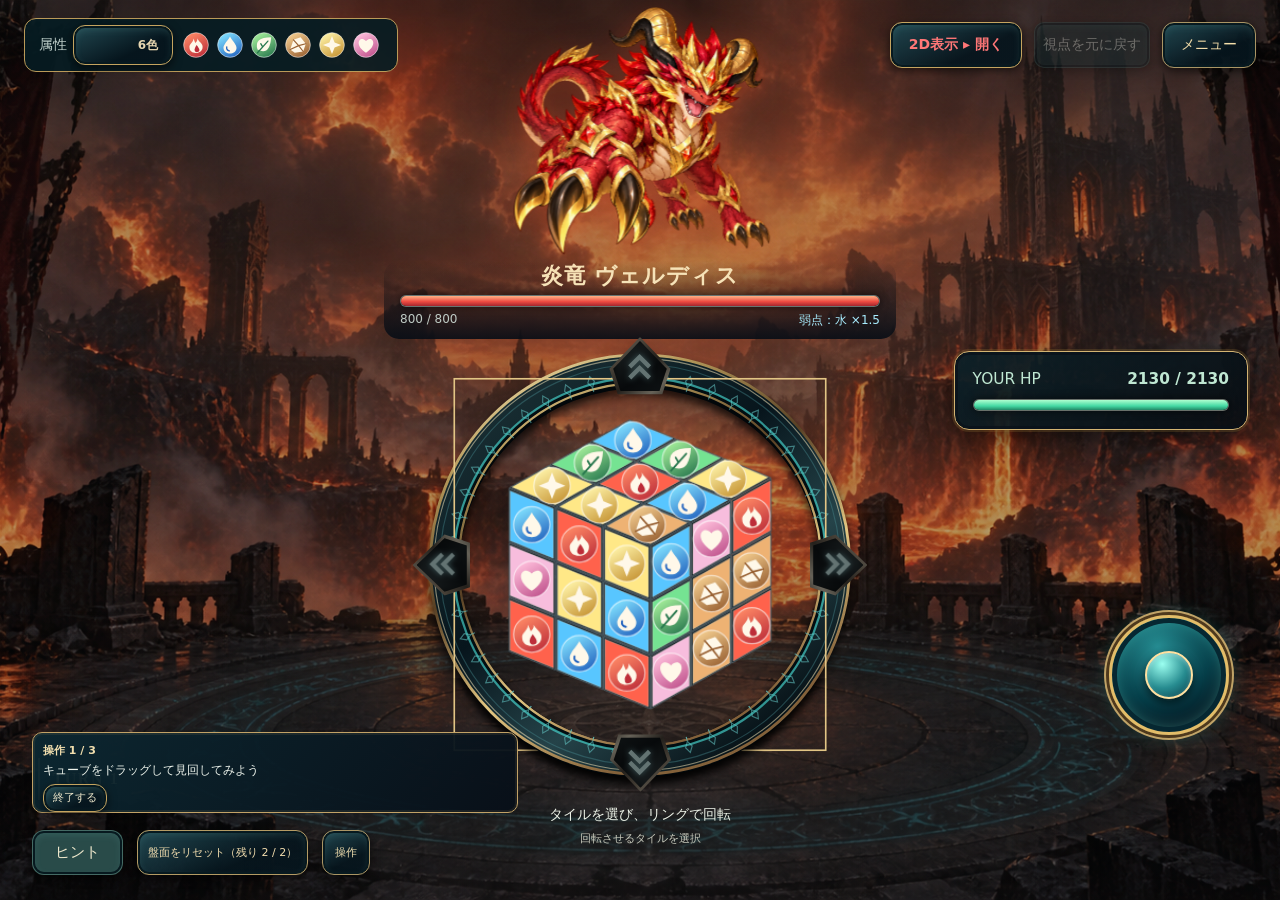
<file: index.html>
<!doctype html>
<html lang="ja">
<head><base href="./stick/"><meta charset="utf-8"><meta name="viewport" content="width=device-width,initial-scale=1"><meta http-equiv="Cache-Control" content="no-cache, no-store, must-revalidate"><meta http-equiv="Pragma" content="no-cache"><meta http-equiv="Expires" content="0"><title>ルビモン — ルービックモンスター</title><link rel="stylesheet" href="styles.css?v=touch-arrow-queue-1"><style>#moveGuide,.board-help{display:none!important}</style></head>
<body><main>
<header><div><small>RUBIC MONSTERS</small><h1>ルビモン <span>ルービックモンスター</span></h1></div><span id="stage">BATTLE 1 / 3</span></header>
<canvas id="scene" aria-label="属性アイコンが並ぶ円図と3Dキューブ。回転ボタンで同属性を3つそろえます。"></canvas>
<section id="moveGuide" class="move-guide" aria-label="回転ガイド"><strong id="guideText" role="status">円の線・玉・キューブをタッチして回す層を選択</strong><div id="layerChoices"></div><div class="guide-actions"><button id="guideCCW">↺ 反時計回り</button><button id="guideCW">↻ 時計回り</button><button id="guideCancel">選択解除</button></div><small>水色が動く範囲。方向ボタンにカーソルを合わせると移動先を表示。時計回りは選んだ面を正面から見た向きです。</small></section>
<section class="panel">
<details class="squad-panel" open><summary>5体編成・ダンジョン／バランス試作</summary><p>異なる5体を選択。各キャラの固有能力は常時、技は1つ・クールタイム制。キャラ説明は基準値で、調整値は適用中の集計と戦闘に反映。変更は「編成で開始」で反映。</p><div id="squadSlots"></div><label>ダンジョン <select id="dungeonSelect"></select></label><button id="applySquad">編成で開始</button><p id="squadStats"></p><p id="dungeonTip"></p><small>編成にいない属性はそろえても攻撃なし（回復パネルはチーム回復力で回復）。雷は黄色。闇・鋼を使う場合はHard推奨。</small><details><summary>調整パラメータ・攻略比較</summary><div id="balanceKnobs"></div><button id="compareTeams">同じ条件で編成比較</button><div id="balanceReport" role="status"></div><p>比較条件：各編成が持つ攻撃属性を1列ずつ、各1回成立させた場合。盤面確率・技・耐久を含まない指標で、勝率ではありません。</p></details><details><summary>育成・課金設計の試案（実課金なし）</summary><p>全15体を試用開放。恒久的な攻撃力課金ではなく、攻略で獲得する別能力キャラによる編成の選択肢を中心にする。課金候補は攻略でも入手できるキャラの早期解放、外見・演出・編成保存枠。限定の必須能力や無敵の課金連打は作らない。</p><p>仮経済：1クリア30〜50素材、キャラ解放200素材（4〜7回）。初期キャラだけでも固定ダメージ・回復・妨害解除を用意。継続率・攻略率・編成偏りを実測してから価格や販売方式を検討する。売上効果は未検証。</p></details></details>
<section class="squad-skills"><strong>仲間の技</strong><div id="squadSkills"></div></section>
<div class="difficulty-settings"><label>難易度 <select id="difficulty"><option value="easy">Easy · 4色</option><option value="normal" selected>Normal · 6色</option><option value="hard">Hard · 9色</option></select></label><button id="applyDifficulty">この難易度で開始</button><small id="difficultyInfo">Normal · 6色で対戦中</small></div>
<button id="tutorialStart" class="tutorial-start">▶ 遊び方デモを見る</button>
<section class="rule-panel"><label>攻撃の基本条件 <select id="attackRule"><option value="all">すべての面</option><option value="visible">上・前・右の3面</option><option value="front">前面だけ</option></select></label><small>変更は次の対戦開始時に反映。色数とは別に難易度を調整できます。</small><p id="ruleStatus" role="status"></p><p id="obstacleStatus"></p><small id="enemyIntent"></small></section>
<section id="tutorial" class="tutorial" hidden aria-label="遊び方デモ">
<div class="tutorial-heading"><strong id="tutorialTitle"></strong><button id="tutorialExit">デモを終了</button></div>
<p id="tutorialText" aria-live="polite"></p><div class="turn-dots" id="turnDots"></div><button id="tutorialNext">次へ</button>
</section>
<section class="enemy-card"><span class="enemy-type" id="enemyElement"></span><div class="monster" id="monster"></div><h2 id="enemyName"></h2><div class="bar"><div id="enemyBar"></div></div><div class="hp-caption"><span id="enemyHp"></span><span id="weakness"></span></div><div id="damageText"></div></section>
<div class="player-hp"><span>YOUR HP</span><strong id="playerHp"></strong><div class="bar"><div id="playerBar"></div></div></div>
<div id="party" class="party"></div>
<section class="board-skills"><strong>キャラクタースキル</strong><div><button id="convertSkill">ウンディーネ：赤 → 青</button><button id="shuffleSkill">シルフ：シャッフル</button><button id="clockSkill">クロノ：このターン＋2手</button><button id="cleanseSkill">リベラ：妨害を全解除</button><button id="openSkill">アストラ：全ての面を解放</button></div><small>各2回／全3戦。手数消費なし。クロノは1ターン1回。全ての面の解放はこのターンだけ。スキル使用後は戻す履歴をリセット。</small></section>
<div class="readout"><span id="status" role="status"></span><span id="count"></span></div>
<button id="attack" class="attack">精霊攻撃</button>
<div id="battleLog" role="status"></div>
<div class="settings"><label>回転速度 <select id="speed"><option value="1100">ゆっくり</option><option value="650" selected>標準</option><option value="300">速い</option></select></label><label>敵の妨害 <select id="enemyObstacles"><option value="off" selected>OFF（初期値）</option><option value="on">ON</option></select></label><small>変更はすぐ反映。OFFにすると現在の妨害も解除します。敵の通常攻撃は継続します。</small><span>毎手自動攻撃 → 3手で敵が行動</span></div>
<div id="controls" class="controls"></div>
<div class="actions"><button id="undo">1手戻す</button><button id="hint">ヒント</button><button id="rescue" title="1戦2回。手数消費なし。色を再生成し、妨害・一時変換を解除。HP・技の待ち時間は戻しません。">再配置 2 / 2</button><button id="passTurn" hidden>敵の手番へ</button><button id="reset">最初から遊ぶ</button></div><p id="boardProof" role="status" style="font-size:11px;line-height:1.7;color:#dbcca7;order:9"></p>
<details class="obstacle-lab"><summary>試作ラボ：敵の妨害をすぐ試す</summary><p>手動テスト用です。敵の妨害設定がOFFでも、このボタンを押すと現在の盤面に妨害を発生させます。敵が自動で妨害するのは設定がONの場合だけです。</p><div><button data-obstacle="lock">ブロック固定</button><button data-obstacle="jam">お邪魔3個</button><button data-obstacle="seal">前面上段を封印</button><button data-obstacle="restrict">前面以外の攻撃禁止</button></div></details>
<details><summary>遊び方・妨害ルール</summary><p>1手回すたびに自動で攻撃・回復・面の技を判定します。通常は3手目の判定終了後に敵が行動します。クロノで敵が行動するまでの手数を2手増やせます。技だけの使用は手数を消費しません。攻撃結果が確定するため「1手戻す」は使えません。</p><p>攻撃可能な面で同属性3個の縦・横1列がそろうと攻撃。1面9個は通常攻撃3倍（旧デモのみ5倍）。ノクスは闇1面で現在HP割合攻撃も追加。対象外の面・封印されたマスを含む列・お邪魔石は攻撃も消去もできません。</p><p>固定されたブロックを含む層は回転できません。お邪魔石（×）は回せますが攻撃不可。列の封印はマスの位置に残り、移動してきた属性にも作用します。固定・封印・面制限は2ターン、お邪魔は解除まで残ります。</p><p>リベラは全妨害を解除し、お邪魔を通常属性に変えます。アストラは基本条件・敵の面制限をこのターンだけ無視できますが、列の封印や固定は解除しません。今回の試作はダンジョンごとに1戦。設定変更・再開始でHPとクールタイムを初期化します。</p></details>
</section></main><script src="engine.js?v=variable-cube-1"></script><script src="battle.js?v=even-lock-2"></script><script src="team.js?v=new-tactical-heroes-1"></script><script src="balance.js?v=combo-refill-1"></script><script src="portraits.js?v=simple-glyphs-2"></script><script src="game.js?v=cube-icons-5"></script><script src="lobby.js?v=variable-cube-1"></script><link rel="stylesheet" href="stick.css?v=orbit-trigger-10"><script src="stick.js?v=view-direction-24"></script><script src="mobile-orbit.js?v=front-face-3"></script><script src="menu.js?v=ring-ui-8"></script><script src="operation-help.js?v=touch-dismiss-7"></script><link rel="stylesheet" href="arena.css?v=2"><script src="arena.js?v=1"></script><link rel="stylesheet" href="portrait.css?v=2"><script src="control-layout.js?v=1"></script><link rel="stylesheet" href="battle-feed.css?v=coach-2"><script src="battle-feed.js?v=coach-2"></script><link rel="stylesheet" href="ring-interface.css?v=readable-log-5"><script src="ring-interface.js?v=viewport-3"></script></body></html>
</file>
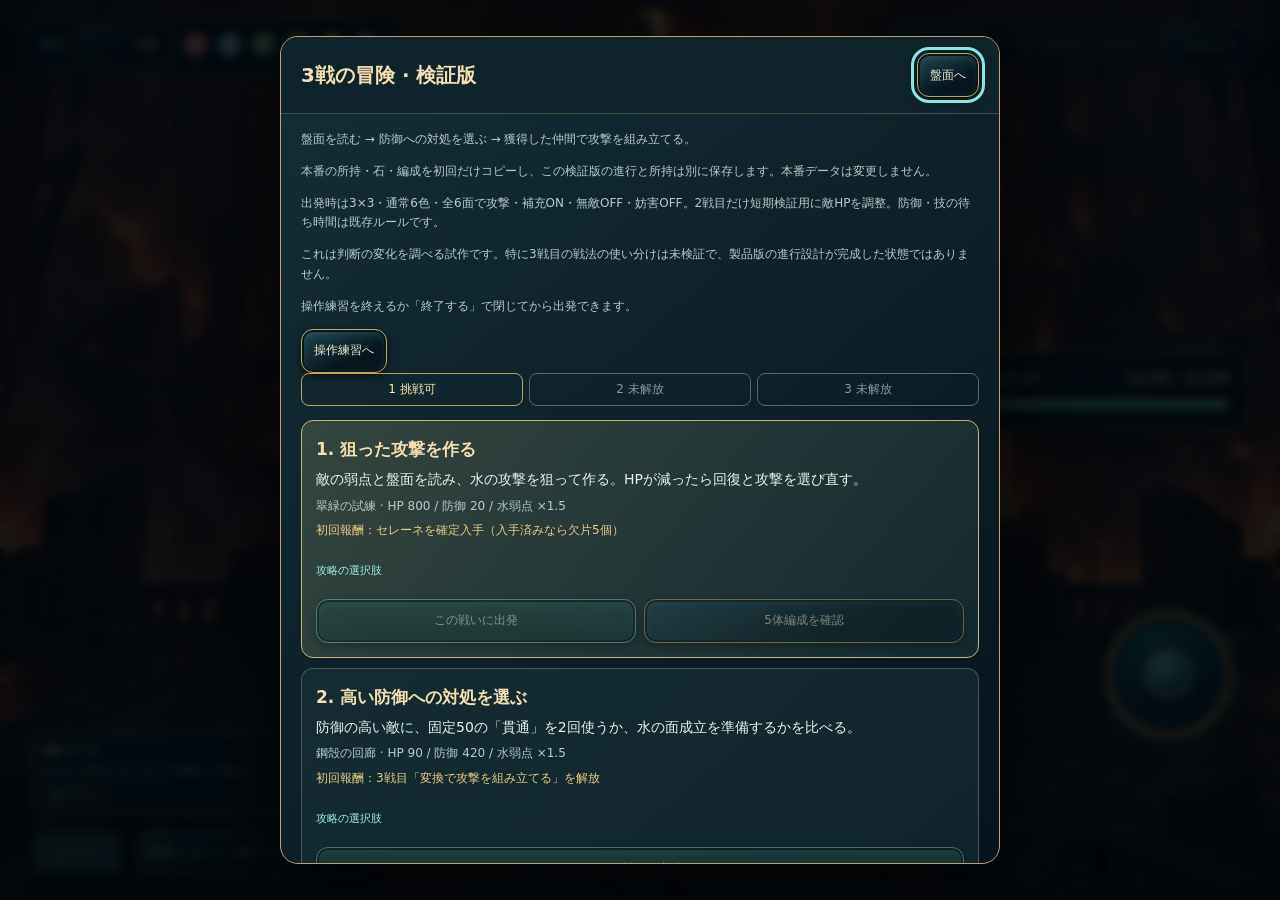
<file: campaign/index.html>
<!doctype html>
<html lang="ja">
<head><base href="./"><script>globalThis.rubimonCampaignPrototype=true;</script><meta charset="utf-8"><meta name="viewport" content="width=device-width,initial-scale=1"><meta http-equiv="Cache-Control" content="no-cache, no-store, must-revalidate"><meta http-equiv="Pragma" content="no-cache"><meta http-equiv="Expires" content="0"><title>ルビモン — 3戦進行検証版</title><link rel="stylesheet" href="styles.css?v=touch-arrow-queue-1"><style>#moveGuide,.board-help{display:none!important}</style></head>
<body><main>
<header><div><small>RUBIC MONSTERS</small><h1>ルビモン <span>ルービックモンスター</span></h1></div><span id="stage">BATTLE 1 / 3</span></header>
<canvas id="scene" aria-label="属性アイコンが並ぶ円図と3Dキューブ。回転ボタンで同属性を3つそろえます。"></canvas>
<section id="moveGuide" class="move-guide" aria-label="回転ガイド"><strong id="guideText" role="status">円の線・玉・キューブをタッチして回す層を選択</strong><div id="layerChoices"></div><div class="guide-actions"><button id="guideCCW">↺ 反時計回り</button><button id="guideCW">↻ 時計回り</button><button id="guideCancel">選択解除</button></div><small>水色が動く範囲。方向ボタンにカーソルを合わせると移動先を表示。時計回りは選んだ面を正面から見た向きです。</small></section>
<section class="panel">
<details class="squad-panel" open><summary>5体編成・ダンジョン／バランス試作</summary><p>異なる5体を選択。各キャラの固有能力は常時、技は1つ・クールタイム制。キャラ説明は基準値で、調整値は適用中の集計と戦闘に反映。変更は「編成で開始」で反映。</p><div id="squadSlots"></div><label>ダンジョン <select id="dungeonSelect"></select></label><button id="applySquad">編成で開始</button><p id="squadStats"></p><p id="dungeonTip"></p><small>編成にいない属性はそろえても攻撃なし（回復パネルはチーム回復力で回復）。雷は黄色。闇・鋼を使う場合はHard推奨。</small><details><summary>調整パラメータ・攻略比較</summary><div id="balanceKnobs"></div><button id="compareTeams">同じ条件で編成比較</button><div id="balanceReport" role="status"></div><p>比較条件：各編成が持つ攻撃属性を1列ずつ、各1回成立させた場合。盤面確率・技・耐久を含まない指標で、勝率ではありません。</p></details><details><summary>育成・課金設計の試案（実課金なし）</summary><p>全15体を試用開放。恒久的な攻撃力課金ではなく、攻略で獲得する別能力キャラによる編成の選択肢を中心にする。課金候補は攻略でも入手できるキャラの早期解放、外見・演出・編成保存枠。限定の必須能力や無敵の課金連打は作らない。</p><p>仮経済：1クリア30〜50素材、キャラ解放200素材（4〜7回）。初期キャラだけでも固定ダメージ・回復・妨害解除を用意。継続率・攻略率・編成偏りを実測してから価格や販売方式を検討する。売上効果は未検証。</p></details></details>
<section class="squad-skills"><strong>仲間の技</strong><div id="squadSkills"></div></section>
<div class="difficulty-settings"><label>難易度 <select id="difficulty"><option value="easy">Easy · 4色</option><option value="normal" selected>Normal · 6色</option><option value="hard">Hard · 9色</option></select></label><button id="applyDifficulty">この難易度で開始</button><small id="difficultyInfo">Normal · 6色で対戦中</small></div>
<button id="tutorialStart" class="tutorial-start">▶ 遊び方デモを見る</button>
<section class="rule-panel"><label>攻撃の基本条件 <select id="attackRule"><option value="all">すべての面</option><option value="visible">上・前・右の3面</option><option value="front">前面だけ</option></select></label><small>変更は次の対戦開始時に反映。色数とは別に難易度を調整できます。</small><p id="ruleStatus" role="status"></p><p id="obstacleStatus"></p><small id="enemyIntent"></small></section>
<section id="tutorial" class="tutorial" hidden aria-label="遊び方デモ">
<div class="tutorial-heading"><strong id="tutorialTitle"></strong><button id="tutorialExit">デモを終了</button></div>
<p id="tutorialText" aria-live="polite"></p><div class="turn-dots" id="turnDots"></div><button id="tutorialNext">次へ</button>
</section>
<section class="enemy-card"><span class="enemy-type" id="enemyElement"></span><div class="monster" id="monster"></div><h2 id="enemyName"></h2><div class="bar"><div id="enemyBar"></div></div><div class="hp-caption"><span id="enemyHp"></span><span id="weakness"></span></div><div id="damageText"></div></section>
<div class="player-hp"><span>YOUR HP</span><strong id="playerHp"></strong><div class="bar"><div id="playerBar"></div></div></div>
<div id="party" class="party"></div>
<section class="board-skills"><strong>キャラクタースキル</strong><div><button id="convertSkill">ウンディーネ：赤 → 青</button><button id="shuffleSkill">シルフ：シャッフル</button><button id="clockSkill">クロノ：このターン＋2手</button><button id="cleanseSkill">リベラ：妨害を全解除</button><button id="openSkill">アストラ：全ての面を解放</button></div><small>各2回／全3戦。手数消費なし。クロノは1ターン1回。全ての面の解放はこのターンだけ。スキル使用後は戻す履歴をリセット。</small></section>
<div class="readout"><span id="status" role="status"></span><span id="count"></span></div>
<button id="attack" class="attack">精霊攻撃</button>
<div id="battleLog" role="status"></div>
<div class="settings"><label>回転速度 <select id="speed"><option value="1100">ゆっくり</option><option value="650" selected>標準</option><option value="300">速い</option></select></label><label>敵の妨害 <select id="enemyObstacles"><option value="off" selected>OFF（初期値）</option><option value="on">ON</option></select></label><small>変更はすぐ反映。OFFにすると現在の妨害も解除します。敵の通常攻撃は継続します。</small><span>毎手自動攻撃 → 3手で敵が行動</span></div>
<div id="controls" class="controls"></div>
<div class="actions"><button id="undo">1手戻す</button><button id="hint">ヒント</button><button id="rescue" title="1戦2回。手数消費なし。色を再生成し、妨害・一時変換を解除。HP・技の待ち時間は戻しません。">再配置 2 / 2</button><button id="passTurn" hidden>敵の手番へ</button><button id="reset">最初から遊ぶ</button></div><p id="boardProof" role="status" style="font-size:11px;line-height:1.7;color:#dbcca7;order:9"></p>
<details class="obstacle-lab"><summary>試作ラボ：敵の妨害をすぐ試す</summary><p>手動テスト用です。敵の妨害設定がOFFでも、このボタンを押すと現在の盤面に妨害を発生させます。敵が自動で妨害するのは設定がONの場合だけです。</p><div><button data-obstacle="lock">ブロック固定</button><button data-obstacle="jam">お邪魔3個</button><button data-obstacle="seal">前面上段を封印</button><button data-obstacle="restrict">前面以外の攻撃禁止</button></div></details>
<details><summary>遊び方・妨害ルール</summary><p>1手回すたびに自動で攻撃・回復・面の技を判定します。通常は3手目の判定終了後に敵が行動します。クロノで敵が行動するまでの手数を2手増やせます。技だけの使用は手数を消費しません。攻撃結果が確定するため「1手戻す」は使えません。</p><p>攻撃可能な面で同属性3個の縦・横1列がそろうと攻撃。1面9個は通常攻撃3倍（旧デモのみ5倍）。ノクスは闇1面で現在HP割合攻撃も追加。対象外の面・封印されたマスを含む列・お邪魔石は攻撃も消去もできません。</p><p>固定されたブロックを含む層は回転できません。お邪魔石（×）は回せますが攻撃不可。列の封印はマスの位置に残り、移動してきた属性にも作用します。固定・封印・面制限は2ターン、お邪魔は解除まで残ります。</p><p>リベラは全妨害を解除し、お邪魔を通常属性に変えます。アストラは基本条件・敵の面制限をこのターンだけ無視できますが、列の封印や固定は解除しません。今回の試作はダンジョンごとに1戦。設定変更・再開始でHPとクールタイムを初期化します。</p></details>
</section></main><script src="engine.js?v=variable-cube-1"></script><script src="battle.js?v=even-lock-2"></script><script src="team.js?v=new-tactical-heroes-1"></script><script src="balance.js?v=combo-refill-1"></script><script src="portraits.js?v=simple-glyphs-2"></script><script src="game.js?v=cube-icons-5"></script><script src="lobby.js?v=campaign-collection-20261002"></script><link rel="stylesheet" href="stick.css?v=orbit-trigger-10"><script src="stick.js?v=view-direction-24"></script><script src="mobile-orbit.js?v=front-face-3"></script><script src="menu.js?v=ring-ui-8"></script><script src="operation-help.js?v=touch-dismiss-7"></script><link rel="stylesheet" href="arena.css?v=2"><script src="arena.js?v=1"></script><link rel="stylesheet" href="portrait.css?v=2"><script src="control-layout.js?v=1"></script><link rel="stylesheet" href="battle-feed.css?v=coach-2"><script src="battle-feed.js?v=coach-2"></script><link rel="stylesheet" href="ring-interface.css?v=readable-log-5"><script src="ring-interface.js?v=viewport-3"></script><link rel="stylesheet" href="campaign.css?v=playtest-export-1"><script src="campaign-rules.js?v=1"></script><script src="campaign.js?v=playtest-export-1"></script></body></html>
</file>
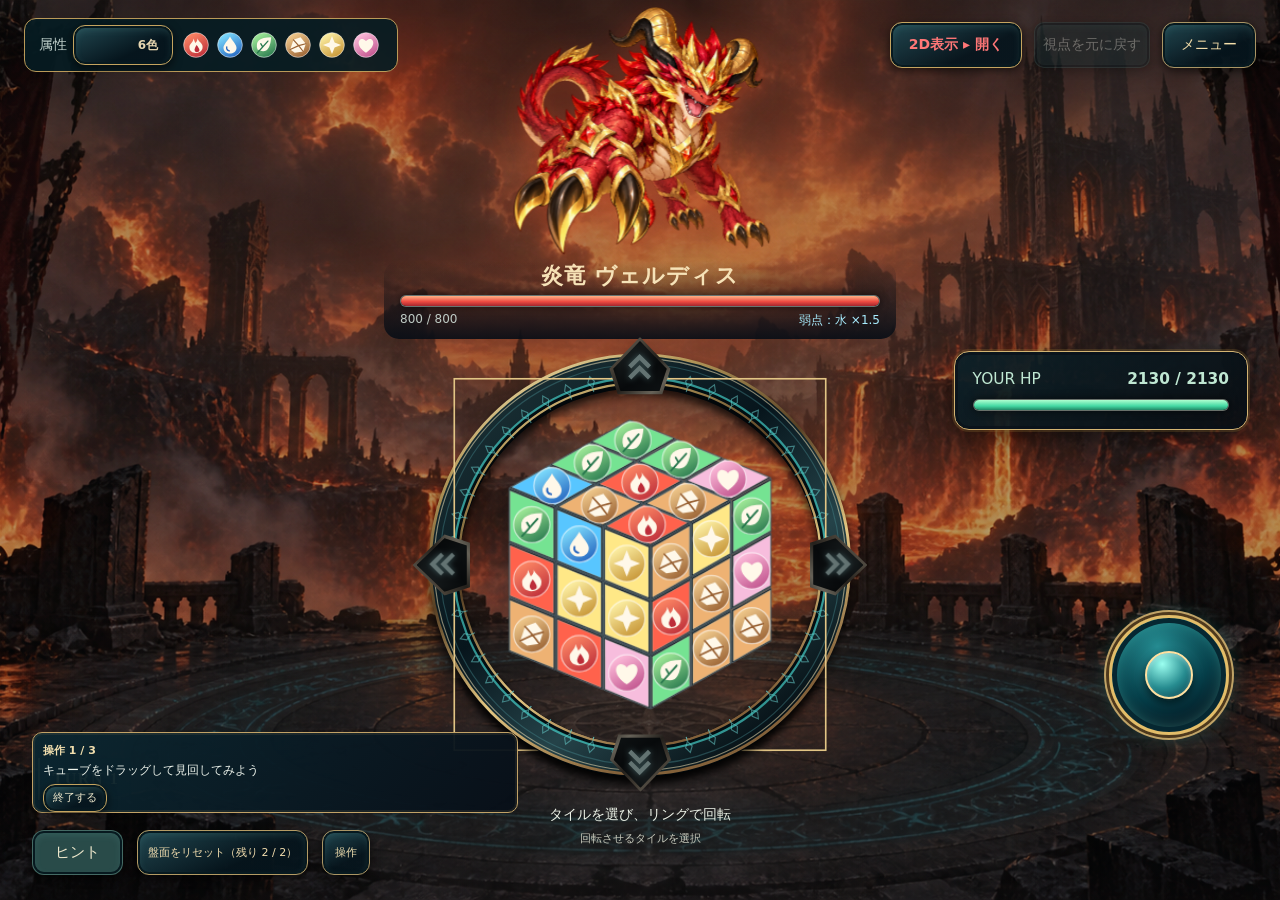
<file: stick/index.html>
<!doctype html>
<html lang="ja">
<head><meta charset="utf-8"><meta name="viewport" content="width=device-width,initial-scale=1"><meta http-equiv="Cache-Control" content="no-cache, no-store, must-revalidate"><meta http-equiv="Pragma" content="no-cache"><meta http-equiv="Expires" content="0"><title>ルビモン — ルービックモンスター</title><link rel="stylesheet" href="styles.css?v=touch-arrow-queue-1"><style>#moveGuide,.board-help{display:none!important}</style></head>
<body><main>
<header><div><small>RUBIC MONSTERS</small><h1>ルビモン <span>ルービックモンスター</span></h1></div><span id="stage">BATTLE 1 / 3</span></header>
<canvas id="scene" aria-label="属性アイコンが並ぶ円図と3Dキューブ。回転ボタンで同属性を3つそろえます。"></canvas>
<section id="moveGuide" class="move-guide" aria-label="回転ガイド"><strong id="guideText" role="status">円の線・玉・キューブをタッチして回す層を選択</strong><div id="layerChoices"></div><div class="guide-actions"><button id="guideCCW">↺ 反時計回り</button><button id="guideCW">↻ 時計回り</button><button id="guideCancel">選択解除</button></div><small>水色が動く範囲。方向ボタンにカーソルを合わせると移動先を表示。時計回りは選んだ面を正面から見た向きです。</small></section>
<section class="panel">
<details class="squad-panel" open><summary>5体編成・ダンジョン／バランス試作</summary><p>異なる5体を選択。各キャラの固有能力は常時、技は1つ・クールタイム制。キャラ説明は基準値で、調整値は適用中の集計と戦闘に反映。変更は「編成で開始」で反映。</p><div id="squadSlots"></div><label>ダンジョン <select id="dungeonSelect"></select></label><button id="applySquad">編成で開始</button><p id="squadStats"></p><p id="dungeonTip"></p><small>編成にいない属性はそろえても攻撃なし（回復パネルはチーム回復力で回復）。雷は黄色。闇・鋼を使う場合はHard推奨。</small><details><summary>調整パラメータ・攻略比較</summary><div id="balanceKnobs"></div><button id="compareTeams">同じ条件で編成比較</button><div id="balanceReport" role="status"></div><p>比較条件：各編成が持つ攻撃属性を1列ずつ、各1回成立させた場合。盤面確率・技・耐久を含まない指標で、勝率ではありません。</p></details><details><summary>育成・課金設計の試案（実課金なし）</summary><p>全15体を試用開放。恒久的な攻撃力課金ではなく、攻略で獲得する別能力キャラによる編成の選択肢を中心にする。課金候補は攻略でも入手できるキャラの早期解放、外見・演出・編成保存枠。限定の必須能力や無敵の課金連打は作らない。</p><p>仮経済：1クリア30〜50素材、キャラ解放200素材（4〜7回）。初期キャラだけでも固定ダメージ・回復・妨害解除を用意。継続率・攻略率・編成偏りを実測してから価格や販売方式を検討する。売上効果は未検証。</p></details></details>
<section class="squad-skills"><strong>仲間の技</strong><div id="squadSkills"></div></section>
<div class="difficulty-settings"><label>難易度 <select id="difficulty"><option value="easy">Easy · 4色</option><option value="normal" selected>Normal · 6色</option><option value="hard">Hard · 9色</option></select></label><button id="applyDifficulty">この難易度で開始</button><small id="difficultyInfo">Normal · 6色で対戦中</small></div>
<button id="tutorialStart" class="tutorial-start">▶ 遊び方デモを見る</button>
<section class="rule-panel"><label>攻撃の基本条件 <select id="attackRule"><option value="all">すべての面</option><option value="visible">上・前・右の3面</option><option value="front">前面だけ</option></select></label><small>変更は次の対戦開始時に反映。色数とは別に難易度を調整できます。</small><p id="ruleStatus" role="status"></p><p id="obstacleStatus"></p><small id="enemyIntent"></small></section>
<section id="tutorial" class="tutorial" hidden aria-label="遊び方デモ">
<div class="tutorial-heading"><strong id="tutorialTitle"></strong><button id="tutorialExit">デモを終了</button></div>
<p id="tutorialText" aria-live="polite"></p><div class="turn-dots" id="turnDots"></div><button id="tutorialNext">次へ</button>
</section>
<section class="enemy-card"><span class="enemy-type" id="enemyElement"></span><div class="monster" id="monster"></div><h2 id="enemyName"></h2><div class="bar"><div id="enemyBar"></div></div><div class="hp-caption"><span id="enemyHp"></span><span id="weakness"></span></div><div id="damageText"></div></section>
<div class="player-hp"><span>YOUR HP</span><strong id="playerHp"></strong><div class="bar"><div id="playerBar"></div></div></div>
<div id="party" class="party"></div>
<section class="board-skills"><strong>キャラクタースキル</strong><div><button id="convertSkill">ウンディーネ：赤 → 青</button><button id="shuffleSkill">シルフ：シャッフル</button><button id="clockSkill">クロノ：このターン＋2手</button><button id="cleanseSkill">リベラ：妨害を全解除</button><button id="openSkill">アストラ：全ての面を解放</button></div><small>各2回／全3戦。手数消費なし。クロノは1ターン1回。全ての面の解放はこのターンだけ。スキル使用後は戻す履歴をリセット。</small></section>
<div class="readout"><span id="status" role="status"></span><span id="count"></span></div>
<button id="attack" class="attack">精霊攻撃</button>
<div id="battleLog" role="status"></div>
<div class="settings"><label>回転速度 <select id="speed"><option value="1100">ゆっくり</option><option value="650" selected>標準</option><option value="300">速い</option></select></label><label>敵の妨害 <select id="enemyObstacles"><option value="off" selected>OFF（初期値）</option><option value="on">ON</option></select></label><small>変更はすぐ反映。OFFにすると現在の妨害も解除します。敵の通常攻撃は継続します。</small><span>毎手自動攻撃 → 3手で敵が行動</span></div>
<div id="controls" class="controls"></div>
<div class="actions"><button id="undo">1手戻す</button><button id="hint">ヒント</button><button id="rescue" title="1戦2回。手数消費なし。色を再生成し、妨害・一時変換を解除。HP・技の待ち時間は戻しません。">再配置 2 / 2</button><button id="passTurn" hidden>敵の手番へ</button><button id="reset">最初から遊ぶ</button></div><p id="boardProof" role="status" style="font-size:11px;line-height:1.7;color:#dbcca7;order:9"></p>
<details class="obstacle-lab"><summary>試作ラボ：敵の妨害をすぐ試す</summary><p>手動テスト用です。敵の妨害設定がOFFでも、このボタンを押すと現在の盤面に妨害を発生させます。敵が自動で妨害するのは設定がONの場合だけです。</p><div><button data-obstacle="lock">ブロック固定</button><button data-obstacle="jam">お邪魔3個</button><button data-obstacle="seal">前面上段を封印</button><button data-obstacle="restrict">前面以外の攻撃禁止</button></div></details>
<details><summary>遊び方・妨害ルール</summary><p>1手回すたびに自動で攻撃・回復・面の技を判定します。通常は3手目の判定終了後に敵が行動します。クロノで敵が行動するまでの手数を2手増やせます。技だけの使用は手数を消費しません。攻撃結果が確定するため「1手戻す」は使えません。</p><p>攻撃可能な面で同属性3個の縦・横1列がそろうと攻撃。1面9個は通常攻撃3倍（旧デモのみ5倍）。ノクスは闇1面で現在HP割合攻撃も追加。対象外の面・封印されたマスを含む列・お邪魔石は攻撃も消去もできません。</p><p>固定されたブロックを含む層は回転できません。お邪魔石（×）は回せますが攻撃不可。列の封印はマスの位置に残り、移動してきた属性にも作用します。固定・封印・面制限は2ターン、お邪魔は解除まで残ります。</p><p>リベラは全妨害を解除し、お邪魔を通常属性に変えます。アストラは基本条件・敵の面制限をこのターンだけ無視できますが、列の封印や固定は解除しません。今回の試作はダンジョンごとに1戦。設定変更・再開始でHPとクールタイムを初期化します。</p></details>
</section></main><script src="engine.js?v=variable-cube-1"></script><script src="battle.js?v=even-lock-2"></script><script src="team.js?v=new-tactical-heroes-1"></script><script src="balance.js?v=combo-refill-1"></script><script src="portraits.js?v=simple-glyphs-2"></script><script src="game.js?v=cube-icons-5"></script><script src="lobby.js?v=variable-cube-1"></script><link rel="stylesheet" href="stick.css?v=orbit-trigger-10"><script src="stick.js?v=view-direction-24"></script><script src="mobile-orbit.js?v=front-face-3"></script><script src="menu.js?v=ring-ui-8"></script><script src="operation-help.js?v=touch-dismiss-7"></script><link rel="stylesheet" href="arena.css?v=2"><script src="arena.js?v=1"></script><link rel="stylesheet" href="portrait.css?v=2"><script src="control-layout.js?v=1"></script><link rel="stylesheet" href="battle-feed.css?v=coach-2"><script src="battle-feed.js?v=coach-2"></script><link rel="stylesheet" href="ring-interface.css?v=readable-log-5"><script src="ring-interface.js?v=viewport-3"></script></body></html>
</file>
<file: styles.css>
:root{color-scheme:dark;font-family:system-ui,"Yu Gothic",sans-serif;color:#dce8e8;background:#223036}*{box-sizing:border-box}body{margin:0;background:radial-gradient(ellipse at 50% 30%,#293a40,#1c282e);min-height:100vh}main{width:min(100%,640px);margin:auto;padding:18px 20px 28px}header{display:flex;align-items:center;justify-content:space-between;gap:12px}h1{font-size:15px;letter-spacing:.16em;font-weight:500;margin:0}header span{font-size:11px;color:#9fb0b5}canvas{display:block;width:100%;height:auto;aspect-ratio:600/700;touch-action:manipulation}.panel{border-top:1px solid #52626a;padding-top:14px}.readout{display:flex;justify-content:space-between;gap:12px;font-size:13px;color:#ddcba1;min-height:24px}.settings{display:flex;gap:20px;flex-wrap:wrap;margin:8px 0 14px;font-size:12px;color:#aebec2}select{background:#263a43;color:#e1e8e8;padding:5px;border:1px solid #516770;border-radius:4px}.controls{display:grid;grid-template-columns:repeat(3,minmax(0,1fr));gap:8px}.face-control{display:flex;border:1px solid #536670;border-radius:5px;overflow:hidden;align-items:center;background:#26363e}.face-control span{font-size:11px;white-space:nowrap;padding-left:9px;flex:1}.face-control i{display:inline-block;width:6px;height:6px;border-radius:50%;margin-right:5px}button{font:inherit;cursor:pointer;color:#dce8e8;background:#30434c;border:1px solid #58707a;border-radius:5px;padding:9px 12px;font-size:12px;touch-action:manipulation}button:hover{background:#435b64}button:focus-visible,select:focus-visible{outline:2px solid #f4cf76;outline-offset:2px}button:disabled{opacity:.4;cursor:default}.face-control button{border:0;border-radius:0;background:transparent;font-size:20px;padding:7px 9px}.face-control button:hover{background:#435b64}.actions{display:flex;flex-wrap:wrap;gap:7px;margin-top:14px}#shuffle{background:#b8aa7a;color:#17252a;border-color:#c8bb8e}#help{font-size:11px;line-height:1.9;color:#a8bbc0;margin-bottom:0}@media(max-width:420px){main{padding:14px 12px 24px}header span{font-size:10px}.controls{gap:5px}.face-control span{padding-left:5px;font-size:10px}.face-control button{padding:6px 7px}.settings{gap:10px}.actions button{flex:1;white-space:nowrap;padding:9px 7px}}
@media(min-width:800px){main{width:min(100%,1080px);display:grid;grid-template-columns:minmax(0,640px) minmax(280px,340px);gap:12px 24px;padding-top:20px}header{grid-column:1/-1}canvas{width:min(100%,calc((100dvh - 100px)*6/7));justify-self:center}.panel{align-self:center;border-top:0;border-left:1px solid #52626a;padding:10px 0 10px 24px}.controls{grid-template-columns:repeat(2,minmax(0,1fr))}.settings{gap:10px}.face-control span{padding-left:5px}.actions button{flex:1;white-space:nowrap}.actions{gap:8px}}
body{background:radial-gradient(ellipse at 25% 25%,#263c48,#111a2a 75%)}header small{font-size:9px;letter-spacing:.22em;color:#d5bd83}header h1{margin-top:5px;font-size:19px;letter-spacing:.13em}header h1 span{font-size:12px;margin-left:8px;color:#dfcba1}.panel{border-color:#63738444}.enemy-card{position:relative;text-align:center;padding:14px 16px 12px;border:1px solid #a3b3ca33;border-radius:15px;background:radial-gradient(ellipse at 50% 35%,#45516677,#192539)}.enemy-type{position:absolute;left:12px;top:12px;font-size:10px;color:#c7d3de}.enemy-card h2{font-size:16px;letter-spacing:.06em;margin:6px 0 12px}.monster{--monster:#769980;position:relative;width:100px;height:91px;margin:auto;filter:drop-shadow(0 9px 7px #0005);transition:opacity .3s}.monster-face{position:absolute;inset:14px 7px 0;background:var(--monster);border:3px solid #c1cdc370;border-radius:38% 38% 34% 34%;display:flex;justify-content:space-evenly;align-items:center}.monster-face i{width:18px;height:11px;background:#fff0a6;border:3px solid #252430;transform:rotate(12deg);border-radius:3px}.monster-face i+i{transform:rotate(-12deg)}.monster-face b{position:absolute;bottom:4px;font-size:31px;color:#21283a}.horn{position:absolute;top:0;width:29px;height:43px;background:#cad2c0;clip-path:polygon(0 0,100% 65%,60% 100%)}.left-horn{left:2px;transform:rotate(-12deg)}.right-horn{right:2px;transform:scaleX(-1) rotate(-12deg)}.monster.hit{animation:hit .45s}.monster.defeated{opacity:.2}@keyframes hit{20%,60%{transform:translateX(-7px);filter:brightness(2)}40%,80%{transform:translateX(7px)}}.bar{height:7px;border-radius:10px;overflow:hidden;background:#0d1423}.bar>div{width:100%;height:100%;background:linear-gradient(90deg,#f29766,#ec6671);transition:width .4s}.hp-caption{display:flex;justify-content:space-between;gap:8px;font-size:10px;color:#c8d5e1;margin-top:6px}#damageText{font-size:15px;font-weight:bold;color:#ffe392;min-height:21px;margin-top:5px}.player-hp{display:flex;flex-wrap:wrap;justify-content:space-between;gap:5px;margin:12px 0;font-size:11px;color:#bfe7d2}.player-hp .bar{width:100%}.player-hp .bar>div{background:linear-gradient(90deg,#52b997,#a5f0bb)}.party{display:grid;grid-template-columns:repeat(6,minmax(0,1fr));gap:5px;margin:10px 0}.party>div{display:grid;justify-items:center;background:#c3d2ff09;border:1px solid #ffffff15;border-radius:8px;padding:2px}.party canvas{aspect-ratio:1;max-width:100%}.party span{font-size:10px;color:#c5d0db;margin-bottom:4px}.attack{width:100%;background:linear-gradient(105deg,#dbb372,#f6dc9c);color:#30263b;font-weight:bold;font-size:14px;border:0;min-height:42px}.attack:hover{background:#ffe7b5}.readout{font-size:11px;align-items:center;margin:12px 0 6px}.readout #count{white-space:nowrap;color:#c4dbec}.settings{align-items:center;font-size:10px;margin:12px 0 8px}.settings select{font-size:11px;padding:3px}#battleLog{font-size:11px;line-height:1.65;color:#d6c9b3;min-height:38px;margin-top:7px}.controls{gap:5px}.face-control button{padding:4px 9px}.actions{margin-top:8px}details{font-size:11px;color:#a9becd;line-height:1.8;margin-top:12px}summary{cursor:pointer;color:#d4c8a8}details p{margin:8px 0}@media(min-width:800px){main{grid-template-columns:minmax(0,640px) minmax(310px,360px)}.panel{padding-top:0;padding-bottom:0;align-self:start}.controls{grid-template-columns:repeat(3,minmax(0,1fr))}.face-control button{padding:4px 5px;font-size:17px}.face-control span{font-size:10px}#scene{align-self:start;position:sticky;top:20px}.enemy-card{padding-top:10px}.monster{height:78px;width:90px}}@media(max-width:799px){.enemy-card{margin-top:10px}.panel{padding-top:8px}#scene{max-height:none}header h1{font-size:15px}.party canvas{width:40px!important;height:40px!important}}
@media(max-width:799px){main{display:flex;flex-direction:column;gap:8px}.panel{display:contents}header{order:0}.enemy-card{order:1;display:grid;grid-template-columns:65px 1fr;column-gap:10px;padding:8px 12px;margin:4px 0 0;text-align:left}.enemy-type{display:none}.monster{grid-row:1/4;width:63px;height:62px;align-self:center}.monster-face{inset:12px 0 0;border-width:2px}.monster-face i{width:13px;height:9px}.horn{width:21px;height:30px}.enemy-card h2{margin:0 0 5px;font-size:13px;align-self:end}.enemy-card .bar,.hp-caption{grid-column:2}.hp-caption{font-size:9px}#damageText{position:absolute;right:12px;top:4px;font-size:11px;pointer-events:none}.player-hp{order:2;margin:0;font-size:10px}#scene{order:3}.party{order:4;margin:0}.readout{order:5;margin:0}.attack{order:6}#battleLog{order:7;margin:0;min-height:20px}.settings{order:8;margin:0}.controls{order:9}.actions{order:10;margin:0}details{order:11;margin:0}.party canvas{width:32px!important;height:32px!important}}
.party small{font-size:7px;white-space:nowrap;color:#d3d9e2;margin-bottom:5px}@media(max-width:799px){#damageText{position:static;grid-column:2;font-size:11px;min-height:0;margin:0}.enemy-card:has(#damageText:empty) #damageText{display:none}}
.tutorial-start{width:100%;margin-bottom:10px;background:#354868;border-color:#b2c8fa;color:#eef4ff;font-weight:bold}.tutorial{padding:14px;border:1px solid #e6ca88;border-radius:12px;background:#29354a;margin-bottom:12px;box-shadow:0 0 24px #eccb7810}.tutorial-heading{display:flex;align-items:center;justify-content:space-between;gap:8px}.tutorial-heading strong{font-size:11px;color:#ffe5a8}.tutorial-heading button{font-size:10px;padding:5px;white-space:nowrap}.tutorial p{font-size:12px;line-height:1.8;color:#edf2fc;margin:10px 0;min-height:64px}.turn-dots{font-size:11px;letter-spacing:.04em;color:#ffe09b;margin:8px 0}#tutorialNext{width:100%;background:#dcc28a;color:#192539;font-weight:bold}.tutorial[hidden],.tutorial-start[hidden]{display:none}.tutorial-mode .settings,.tutorial-mode .controls,.tutorial-mode .actions,.tutorial-mode details{display:none}@media(max-width:799px){.tutorial-start,.tutorial{order:0;margin:0}.tutorial{position:sticky;top:4px;z-index:4;padding:10px}.tutorial p{min-height:0;margin:6px 0;font-size:11px}.tutorial-heading strong{font-size:10px}.tutorial-mode #scene{order:3}}
@media(max-width:799px){.tutorial-mode #scene{width:min(100%,max(250px,calc((100dvh - 350px)*6/7)));align-self:center}.tutorial-mode .party{display:none}.tutorial-mode .readout{margin-top:0}}
#battleEffects{position:fixed;inset:0;width:100vw;height:100vh;max-width:none;aspect-ratio:auto;pointer-events:none;z-index:30}#damageText{transition:color .2s}.monster.hit{animation:impact-hit .6s ease-out}@keyframes impact-hit{0%{filter:brightness(2.8) drop-shadow(0 0 18px #ffd993);transform:scale(1.12)}15%,45%{transform:translateX(-9px) rotate(-4deg)}30%,60%{transform:translateX(9px) rotate(4deg)}100%{transform:none}}@media(prefers-reduced-motion:reduce){.monster.hit{animation:none}.bar>div{transition:none}}
.monster{width:min(100%,290px);height:158px;filter:drop-shadow(0 6px 10px #0005)}.dragon-art{display:block;width:100%;height:100%;overflow:visible}.dragon-wings{transform-origin:185px 110px;animation:dragon-breathe 4.5s ease-in-out infinite}.dragon-core{animation:core-glow 2.8s ease-in-out infinite}@keyframes dragon-breathe{50%{transform:scaleY(.95) translateY(3px)}}@keyframes core-glow{50%{opacity:.65}}@media(max-width:799px){.enemy-card{grid-template-columns:126px minmax(0,1fr);gap:3px 10px;min-height:97px}.monster{width:126px;height:86px;grid-row:1/5}.enemy-card h2{font-size:12px}.hp-caption{flex-wrap:wrap;gap:2px}.enemy-card .bar{min-width:0}.tutorial-mode #scene{width:min(100%,max(250px,calc((100dvh - 375px)*6/7)))}}@media(prefers-reduced-motion:reduce){.dragon-wings,.dragon-core{animation:none}}
.difficulty-settings{display:flex;flex-wrap:wrap;align-items:center;gap:7px;margin:0 0 12px;font-size:12px}.difficulty-settings small{width:100%;color:#aebed0;font-size:10px}.difficulty-settings button{padding:6px 8px;font-size:11px}.board-skills{margin:10px 0;padding:10px;border:1px solid #6986b266;border-radius:9px;background:#263b563f}.board-skills strong{font-size:11px;color:#c7daf9}.board-skills>div{display:grid;grid-template-columns:1fr 1fr;gap:6px;margin:7px 0}.board-skills button{font-size:10px;padding:9px 4px;line-height:1.6}.board-skills small{font-size:9px;color:#aebed0;line-height:1.7;display:block}.tutorial-mode .difficulty-settings,.tutorial-mode .board-skills{display:none}.board-change{animation:board-shine .6s}@keyframes board-shine{40%{filter:brightness(1.65)}}@media(max-width:799px){.difficulty-settings{order:0;margin:0}.board-skills{order:5;margin:0}.party canvas{width:min(32px,100%)!important;height:auto!important}}@media(prefers-reduced-motion:reduce){.board-change{animation:none}}
.party canvas{height:auto!important}
@media(min-width:800px){.move-guide{left:auto!important;right:16px;transform:none!important;width:340px!important}}
.squad-panel{margin-bottom:12px;padding:12px;border:1px solid #70b8bc77;border-radius:12px;background:#16313e;font-size:12px}.squad-panel summary{cursor:pointer;font-weight:bold}.squad-panel p{line-height:1.7}.squad-panel small{display:block;line-height:1.7;color:#bbd1d4}.squad-panel label{display:flex;gap:8px;align-items:center;justify-content:space-between;margin:8px 0}.squad-panel select{min-width:0;max-width:78%;font-size:12px}.squad-panel input{width:70px;background:#13242e;color:white;border:1px solid #617983;border-radius:4px;padding:6px}.squad-panel details{margin-top:12px}.squad-panel #squadSlots>div{padding-bottom:8px;border-bottom:1px solid #ffffff16}.squad-skills{font-size:12px;margin:10px 0}.squad-skills button{display:block;width:100%;text-align:left;line-height:1.5;margin-top:5px}.board-skills{display:none}.tutorial-mode .squad-panel,.tutorial-mode .squad-skills{display:none}.party span{font-size:9px;overflow-wrap:anywhere}@media(max-width:799px){.squad-panel{order:7}.squad-skills{order:5}}
.move-guide{position:fixed;bottom:10px;left:50%;transform:translateX(-50%);z-index:20;width:min(560px,calc(100% - 24px));padding:10px 14px;background:#142d3af5;border:1px solid #83f5ff88;border-radius:12px;box-shadow:0 5px 24px #0008;font-size:12px}.move-guide strong{display:block}.move-guide small{display:block;color:#b5cbd0;line-height:1.5;font-size:10px;margin-top:5px}.guide-actions,#layerChoices{display:flex;gap:6px;flex-wrap:wrap;margin-top:6px}.guide-actions button{min-height:42px;flex:1;white-space:nowrap;padding:7px}.move-guide [aria-pressed=true]{background:#226778;border-color:#83f5ff}.move-guide button:focus-visible{outline:2px solid #83f5ff}body{padding-bottom:200px}.tutorial-mode .move-guide{display:none}#scene{cursor:pointer}
.monster{height:230px;filter:none}.enemy-sprite{display:block;width:100%;height:100%;object-fit:contain;transform-origin:52% 75%;animation:enemy-idle 4.6s ease-in-out infinite;will-change:transform;user-select:none}.monster.defeated .enemy-sprite{animation-play-state:paused}@keyframes enemy-idle{0%,100%{transform:translateY(2px) rotate(-.6deg) scale(.98)}50%{transform:translateY(-4px) rotate(.6deg) scale(1.015)}}@media(max-width:799px){.monster{height:114px}.enemy-sprite{animation-duration:5.2s}}@media(prefers-reduced-motion:reduce){.enemy-sprite{animation:none;will-change:auto}}
.rule-panel{padding:10px 12px;margin-bottom:12px;background:#183544;border:1px solid #5b869777;border-radius:10px;font-size:11px}.rule-panel label{display:flex;justify-content:space-between;align-items:center;gap:8px}.rule-panel select{font-size:11px;max-width:65%}.rule-panel small{display:block;font-size:10px;line-height:1.7;color:#aec6d0;margin-top:5px}#ruleStatus{color:#e7db9e;font-weight:bold;margin:8px 0 4px;line-height:1.6}#obstacleStatus{color:#ffb8c7;margin:4px 0;line-height:1.7}.obstacle-lab>div{display:grid;grid-template-columns:repeat(2,minmax(0,1fr));gap:6px}.obstacle-lab button{font-size:10px}.tutorial-mode .rule-panel{display:none}.attack:disabled{opacity:.6}.board-skills>div button:last-child{grid-column:1/-1}@media(max-width:799px){.rule-panel{order:2;margin:0}.player-hp{order:2}.rule-panel label{flex-wrap:wrap}header h1{font-size:21px}header h1 span{font-size:10px}.tutorial-mode header h1{font-size:18px}}

/* Battle chamber: deliberate visual hierarchy, compact controls. */
:root{color:#eee3cd;background:#15110f}
body{padding-bottom:0;background:radial-gradient(ellipse at 30% 15%,#34413d 0,#1e2222 40%,#100e0c 100%);background-attachment:fixed}
main{width:min(1180px,100%);padding:24px;display:grid;grid-template-columns:minmax(0,1fr) 350px;gap:20px 26px}
header{grid-column:1/-1;padding:0 4px 17px;border-bottom:1px solid #a7864d66}
header small{color:#ba975b;letter-spacing:.3em}header h1{font-family:Georgia,"Yu Mincho",serif;font-size:28px;color:#f2ddb1;font-weight:700;text-shadow:0 2px 3px #000}header h1 span{color:#b1a188}#stage{white-space:nowrap;border:1px solid #806237;padding:8px 12px;border-radius:4px;color:#e3c78a;background:#231e18}
.board-shell{position:sticky;top:16px;align-self:start;min-width:0;padding:16px 12px 12px;border:1px solid #c09a57;border-radius:18px;background:radial-gradient(ellipse at 50% 35%,#28494b,#142e33 65%,#101f24);box-shadow:0 0 0 4px #35271e,0 0 0 6px #79603a,0 16px 36px #0008,inset 0 0 55px #020b0da8}
.board-heading{text-align:center;display:grid;gap:4px;padding-top:3px}.board-heading span{font-size:9px;letter-spacing:.28em;color:#a99063}.board-heading strong{font:700 19px "Yu Mincho",serif;letter-spacing:.15em;color:#e3cfaa}
#scene{position:static;width:100%;max-height:none;aspect-ratio:600/700;cursor:pointer;touch-action:manipulation}
.board-help{text-align:center;font-size:11px;color:#b5c3bf;margin:0 0 4px;line-height:1.7}
.panel{display:flex;flex-direction:column;gap:10px;padding:0;border:0;min-width:0;align-self:start}
.enemy-card{margin:0;padding:12px 18px 10px;border-radius:12px;border:1px solid #a48043;background:radial-gradient(ellipse at 50% 40%,#78422e66,#221b19 75%);box-shadow:inset 0 0 0 3px #31271d,0 8px 18px #0005}
.enemy-card h2{font-family:"Yu Mincho",serif;font-size:19px;color:#f3d79d;margin:0 0 10px}.enemy-type{color:#d2ac75}.monster{height:170px;width:100%;max-width:290px}
.hp-caption{color:#c3bba9}.bar{height:8px;border:1px solid #8e714044;background:#100f0d;box-shadow:inset 0 2px 4px #000}
#damageText:empty{display:none}#damageText{min-height:0}
.player-hp{margin:0;padding:0 3px;font-size:11px}
.rule-panel{margin:0;padding:8px 12px;background:#151f20;border:1px solid #5c645344;border-radius:6px;font-size:10px}
#ruleStatus{margin:0;font-size:11px;color:#d8cca6}#obstacleStatus{margin:2px 0}#enemyIntent{font-size:10px;color:#a9b5b1}
.readout{margin:0;padding:2px 3px;font-size:12px}.readout #count{color:#f6d58a;font-size:14px;font-weight:700}
button{border:1px solid #88704d;background:linear-gradient(#3b3a32,#272922);color:#e6d9bf;border-radius:6px;min-height:36px;box-shadow:inset 0 1px #ffffff10}
button:hover:not(:disabled){background:linear-gradient(#56513f,#353c32);border-color:#ddbd79;color:#fff0c9}
.attack{min-height:50px;margin:0;border:2px solid #d1a658;border-radius:10px;background:linear-gradient(135deg,#285b67,#163c48 50%,#27606a);color:#fff0c7;font-size:17px;letter-spacing:.12em;text-shadow:0 2px 2px #000;box-shadow:inset 0 0 0 2px #0d2830,0 3px 10px #0005}
.attack:hover:not(:disabled){background:linear-gradient(135deg,#387d87,#235b69);border-color:#f4d794}.attack:disabled{opacity:.45}
#battleLog{margin:0;min-height:0;font-size:11px;color:#b6aa96;line-height:1.8}
#party,.board-skills{display:none}
.squad-skills{margin:4px 0 0}.squad-skills>strong{display:block;font-family:"Yu Mincho",serif;color:#d8bd87;font-size:13px;letter-spacing:.15em;padding:0 3px 6px}
#squadSkills{display:grid;gap:6px}.squad-skills button{position:relative;margin:0;padding:9px 70px 9px 14px;min-height:55px;border:1px solid #756447;border-left:4px solid var(--element);background:linear-gradient(110deg,#38342a,#202726);box-shadow:inset 0 1px #cdbb8817}
.skill-name{display:block;font-size:12px;font-weight:bold;color:#eaddc1}.skill-name em{font-size:9px;font-style:normal;margin-left:8px;color:var(--element)}.skill-description{display:block;font-size:10px;color:#b7bbb0;margin-top:2px}.skill-ready{position:absolute;right:10px;top:50%;transform:translateY(-50%);font-size:10px;color:#e8ce8f}
.actions{margin:0;gap:6px}.actions button{flex:1;font-size:10px;white-space:nowrap}
details{color:#b9b3a5;font-size:11px;line-height:1.8}
.squad-panel,.settings-drawer{margin:0;padding:12px;background:#201e19;border:1px solid #66553a;border-radius:8px}
summary{color:#dbc497;line-height:1.7;min-height:22px}details[open]>summary{margin-bottom:10px}
.squad-panel select,select{background:#172526;border-color:#6c654e;color:#dfdccd;max-width:100%;font-size:11px}
.squad-panel small{color:#adaf9e}.settings-drawer>label{display:flex;gap:8px;align-items:center;flex-wrap:wrap}.settings-drawer>small{display:block;color:#999f93;font-size:10px;margin:6px 0}
.settings-drawer .settings{font-size:11px}.controls{grid-template-columns:repeat(3,minmax(0,1fr));gap:5px}
.face-control{background:#232d2c;border-color:#665c45}.face-control button{min-height:36px}
.tutorial-start{margin:12px 0 0;background:#324541;border-color:#84734e}
.move-guide{position:static!important;left:auto!important;right:auto!important;bottom:auto!important;transform:none!important;width:100%!important;margin:0 0 10px;padding:12px;box-shadow:none;background:#10292bf0;border:1px solid #97bdb080;border-radius:8px}
.move-guide[hidden]{display:none}.move-guide strong{font-size:11px;color:#e3dbc1}.move-guide small{font-size:10px;color:#a9bcb5}.move-guide [aria-pressed=true]{background:#31594e;border-color:#b7d6b2}
.tutorial{margin:0;background:#233d39}.tutorial-mode .settings-drawer{display:none}
@media(max-width:850px){
main{padding:16px 12px 24px;display:flex;flex-direction:column;gap:12px;width:min(620px,100%)}
header{order:0;padding-bottom:10px}header h1{font-size:24px;white-space:nowrap}header h1 span{display:block;font-size:9px;letter-spacing:.03em;margin:4px 0 0;white-space:nowrap}#stage{font-size:9px;padding:6px}
.panel{display:contents}.enemy-card{order:1;display:grid;grid-template-columns:110px minmax(0,1fr);gap:3px 12px;padding:8px 14px;text-align:left;min-height:100px}
.monster{grid-row:1/5;width:110px;height:100px}.enemy-card h2{font-size:16px;align-self:end;margin:0 0 4px}.enemy-type{display:none}
.enemy-card .bar,.enemy-card .hp-caption,#damageText{grid-column:2}.hp-caption{font-size:10px;flex-wrap:wrap}
.player-hp{order:2}.board-shell{order:3;position:static;margin:3px 4px;padding:10px 5px}.board-heading strong{font-size:16px}.board-heading span{font-size:8px}
.rule-panel{order:4}.readout{order:5}.attack{order:6}#battleLog{order:7}.squad-skills{order:8}.actions{order:9}.squad-panel{order:10}.settings-drawer{order:11}.tutorial{order:2}
.board-help{font-size:10px}.guide-actions button{font-size:11px;padding:7px 4px}.squad-skills button{min-height:58px}
}
@media(prefers-reduced-motion:reduce){.enemy-sprite,.monster.hit,.board-change{animation:none;will-change:auto}}
.cube-drag-hint{display:flex;align-items:center;justify-content:center;gap:10px;margin:8px auto 4px;color:#eed9a5;pointer-events:none;user-select:none;font-size:12px;line-height:1.5}
.cube-drag-hint svg{width:52px;height:40px;flex:none;overflow:visible;fill:none;stroke:currentColor;stroke-width:2;stroke-linecap:round;stroke-linejoin:round}
.cube-drag-hint .swipe-track{opacity:.45}.cube-drag-hint .swipe-finger{fill:#203c3d;animation:cube-swipe 2.4s ease-in-out infinite;transform-origin:32px 38px}
.cube-drag-hint small{display:block;color:#a9bcb5;font-size:10px}.cube-drag-hint span{white-space:nowrap}
.cube-drag-hint.is-complete{display:none}.tutorial-mode .cube-drag-hint{visibility:hidden}
@keyframes cube-swipe{0%,100%{transform:translateX(-6px) rotate(-8deg)}50%{transform:translateX(6px) rotate(8deg)}}
@media(prefers-reduced-motion:reduce){.cube-drag-hint .swipe-finger{animation:none}}
@media(max-width:600px){
main{padding:8px 4px 16px;gap:6px}.board-shell{margin:0;padding:5px 0;border-radius:12px}.board-heading{padding:2px 0;margin:0}.board-heading span{display:none}.board-heading strong{font-size:13px}
.enemy-card{min-height:76px;padding:5px 8px;grid-template-columns:80px minmax(0,1fr)}.monster{width:80px;height:72px}.enemy-card h2{font-size:14px}.player-hp{padding:0 6px}
.cube-drag-hint{margin:0 auto;gap:6px;font-size:11px}.cube-drag-hint svg{width:38px;height:30px}#viewReset{margin:3px auto!important}.board-shell>small{display:none!important}
}
/* Mobile battle surface: retain controls and live results, move prose into disclosure. */
@media(max-width:600px){
main{padding:2px 2px 10px;gap:3px}header,.board-heading{display:none!important}
.lobby-nav{gap:4px!important}.lobby-nav button{min-height:36px!important;padding:4px!important;font-size:11px}
.board-shell{padding:0;margin:0;border:0;border-radius:0;box-shadow:none;background:transparent}
.enemy-card{min-height:148px;grid-template-columns:minmax(0,147px) minmax(85px,1fr);padding:6px 8px;gap:3px 8px}.monster{width:147px;max-width:100%;height:136px}.enemy-card h2{font-size:12px;margin:0}.hp-caption{font-size:9px}
.player-hp{font-size:10px;margin:0 0 8px;padding:6px 8px 8px;min-height:36px;flex-shrink:0;background:#172322;border-radius:6px}.player-hp .bar{height:4px;margin-top:2px}
.board-shell{margin-top:8px;padding-top:8px;flex-shrink:0}#scene{display:block}
.cube-drag-hint span{display:none}
#viewReset{min-height:30px;padding:3px 10px!important;margin:0 auto!important}.readout{padding:2px 4px;margin:0;justify-content:flex-end}.readout #status{display:none}
.mobile-battle-details{order:10;margin:0;padding:4px 8px;border:1px solid #66553a;border-radius:6px}.mobile-battle-details summary{margin:0!important;min-height:28px;display:flex;align-items:center}
.mobile-battle-details .rule-panel{margin:4px 0}.mobile-battle-details #boardProof{margin:4px 0!important}
}
.board-shell .cube-drag-hint{position:absolute;right:auto;bottom:auto;transform:translate(-50%,-50%);margin:0;padding:8px;border-radius:50%;background:#102526cc;border:1px solid #e6ce9780;z-index:3;opacity:1;pointer-events:none;box-shadow:0 2px 10px #0006}
.board-shell .cube-drag-hint span{display:none}.board-shell .cube-drag-hint svg{width:48px;height:40px}
.board-shell .cube-drag-hint.arrow-step{padding:6px 9px;border-radius:12px;background:#17383be8;border-color:#ffe099;box-shadow:0 0 18px #f4c85b42}.board-shell .cube-drag-hint.arrow-step svg{width:42px;height:34px}.board-shell .cube-drag-hint.arrow-step span{display:block;font-size:10px;color:#ffeba9;line-height:1.3}.board-shell .cube-drag-hint.arrow-step small{font-size:8px;color:#c1d4ce}.tap-finger{fill:#203c3d;animation:arrow-tap 1.15s ease-in-out infinite;transform-origin:39px 26px}.tap-ring{opacity:.8;animation:arrow-ring 1.15s ease-in-out infinite}@keyframes arrow-tap{0%,100%{transform:translateX(5px) scale(1)}45%{transform:translateX(-3px) scale(.9)}}@keyframes arrow-ring{0%,100%{opacity:.35}45%{opacity:1}}
.orbit-toggle{display:block;margin:0 auto 8px;padding:7px 18px;min-height:36px;border:1px solid #947c50;border-radius:8px;background:#203331;color:#ead5a4;font-size:12px;white-space:nowrap}
.orbit-toggle:focus-visible{outline:2px solid #83f5ff;outline-offset:2px}
.victory-screen[hidden]{display:none}.victory-screen{position:fixed;inset:0;z-index:100;display:grid;place-items:center;overflow:hidden;padding:20px;background:radial-gradient(circle at 50% 42%,#81621a99,#081517ed 58%);isolation:isolate}
.victory-rays{position:absolute;width:min(130vw,950px);aspect-ratio:1;border-radius:50%;background:repeating-conic-gradient(from 0deg,#ffe69b00 0 8deg,#ffe69b36 9deg 12deg);filter:blur(1px);animation:victory-spin 16s linear infinite;z-index:-1}
.victory-panel{width:min(92vw,480px);padding:34px 24px 24px;text-align:center;border:2px solid #e3be67;border-radius:22px;background:linear-gradient(155deg,#183b39f5,#121b1cf5);box-shadow:0 0 0 5px #3e2e1b,0 0 70px #ffd76a66,inset 0 0 40px #f6c85b18;color:#f4e7c1}
.victory-panel>small{letter-spacing:.35em;color:#e6c46f}.victory-panel h2{margin:5px 0;font:700 clamp(38px,12vw,72px) Georgia,serif;color:#fff0ad;text-shadow:0 3px 0 #92661f,0 0 25px #ffdd72}.victory-panel>p{margin:0 0 22px;color:#fff}
.victory-stats{display:grid;grid-template-columns:repeat(3,1fr);gap:7px}.victory-stats span{padding:10px 4px;border:1px solid #b6975470;border-radius:9px;background:#08171688;font-size:10px}.victory-stats strong{display:block;margin-top:5px;font-size:19px;color:#ffe59b}
.victory-actions{display:flex;gap:9px;margin-top:22px}.victory-actions button{flex:1;min-height:44px}.victory-actions button:first-child{background:#d3a94f;color:#17201e;font-weight:700}.victory-screen.reveal .victory-panel{animation:victory-panel-in .9s cubic-bezier(.2,.8,.2,1) both}.victory-screen.reveal:after{content:"";position:absolute;inset:-20%;z-index:-1;background:radial-gradient(circle,#fff8 0 2%,transparent 3%) 0 0/70px 70px;animation:victory-sparks 1.8s ease-out both}
@keyframes victory-panel-in{0%{opacity:0;transform:scale(.55) translateY(50px);filter:brightness(3)}60%{transform:scale(1.06)}100%{opacity:1;transform:scale(1)}}@keyframes victory-spin{to{transform:rotate(360deg)}}@keyframes victory-sparks{0%{opacity:0;transform:scale(.5)}25%{opacity:1}100%{opacity:.25;transform:scale(1.5)}}
@media(prefers-reduced-motion:reduce){.victory-rays,.victory-screen.reveal .victory-panel,.victory-screen.reveal:after{animation:none}}
.board-actions{display:flex;justify-content:space-between;align-items:flex-end;gap:8px;padding:8px 4px;flex-wrap:wrap}
.board-left-actions{display:flex;flex-direction:row;align-items:stretch;gap:8px}
.board-left-actions #hint{min-height:40px;padding:8px 10px;font-size:11px;white-space:nowrap}
.board-actions #rescue,.board-actions #viewReset{margin:0!important;min-height:40px;padding:8px 10px!important;font-size:11px;white-space:nowrap}
.board-actions #rescue{border-color:#b49b64;color:#f2ddae}
.combo-celebration{position:fixed;left:50%;top:38%;z-index:60;transform:translate(-50%,-50%);pointer-events:none;opacity:0;text-align:center;width:min(92vw,460px);padding:18px 12px;background:radial-gradient(ellipse,#153b43ed,transparent 72%);color:#ffe9a4;text-shadow:0 2px 3px #000,0 0 18px #efb04b}
.combo-celebration strong{display:block;font:bold clamp(22px,6vw,38px) Georgia,serif;letter-spacing:.04em}.combo-celebration span{display:block;margin-top:5px;font-size:18px;color:#fff}
.combo-celebration.active{animation:combo-reveal 2s ease-out both}
@keyframes combo-reveal{0%{opacity:0;transform:translate(-50%,-50%) scale(.7)}15%,70%{opacity:1;transform:translate(-50%,-50%) scale(1)}100%{opacity:0;transform:translate(-50%,-55%) scale(1.04)}}
@media(prefers-reduced-motion:reduce){.combo-celebration.active{animation:combo-quiet 2s both}@keyframes combo-quiet{0%,85%{opacity:1}100%{opacity:0}}}
/* Keep HP in a separate, non-overlapping row at every stacked-layout width. */
@media(max-width:850px){
.player-hp{position:relative;z-index:1;flex:0 0 auto;min-height:42px;margin:0;padding:8px 10px 10px;background:#142422;border:1px solid #49645b;border-radius:7px;isolation:isolate}
.player-hp .bar{flex:0 0 100%;margin-top:4px}
.board-shell{position:relative;flex:0 0 auto;margin-top:20px;padding-top:8px;clear:both}
#scene{display:block;position:static}
}
.interface-version-marker{--version:ui-800-1}
/* Battle interface: consistent spacing, restrained metals and readable controls. */
:root{color-scheme:dark;--ui-text:#f1eee5;--ui-muted:#a4b6b4;--ui-gold:#d6b873;--ui-line:#ffffff18}
body{background:radial-gradient(ellipse at 50% 0,#203b40 0,#101e23 48%,#0a1419 100%);color:var(--ui-text);font-family:system-ui,-apple-system,"Segoe UI","Yu Gothic",sans-serif}
main{max-width:1120px;gap:20px;padding:24px}
button{border-radius:10px;border-color:#a5bdb02c;background:linear-gradient(180deg,#2a3e40,#1b2d31);min-height:44px;box-shadow:inset 0 1px #ffffff0d;color:#e4eeeb;transition:background .16s,border-color .16s,transform .16s;touch-action:manipulation}
button:active:not(:disabled){transform:translateY(1px)}button:focus-visible,summary:focus-visible{outline:2px solid #74dacd;outline-offset:3px}button:disabled{opacity:.42}
.lobby-nav{gap:8px!important;padding:0!important;margin:0!important}.lobby-nav button{min-height:44px!important;background:#14282d;border:1px solid var(--ui-line);font-weight:600;letter-spacing:.03em}.lobby-nav .challenge-toggle:not(.line-challenge){grid-column:1}
.board-shell{border:1px solid #73948b38;border-radius:20px;padding:16px 12px 12px;background:radial-gradient(ellipse at 50% 55%,#23434855,transparent 65%),#11262b;box-shadow:0 16px 50px #0003,inset 0 1px #fff08}
.board-heading{padding:6px 0 12px}.board-heading strong{font-size:17px;letter-spacing:.12em}.board-heading span{color:var(--ui-muted)}
.board-shell>.readout{display:flex;justify-content:flex-end;padding:8px 12px;margin:0 0 6px;border-bottom:1px solid var(--ui-line)}.board-shell>.readout #count{font-size:13px;color:#e7ce94}.board-shell>.readout #status{display:none}
.orbit-toggle{margin:4px auto 0;min-height:36px;padding:6px 16px;background:#172e33;border:1px solid #74948944;border-radius:20px;color:#bfcfca;font-size:11px}
.enemy-card{position:relative;border:1px solid #b6985b55;border-radius:16px;padding:16px;background:radial-gradient(ellipse at 20% 60%,#8e4a242b,transparent 65%),linear-gradient(130deg,#29312c,#1a2528);box-shadow:inset 0 1px #ead9a51a,0 8px 24px #0002;overflow:hidden}
.enemy-card h2{font-size:19px;letter-spacing:.05em;color:#f6e3b8}.enemy-card .bar{height:9px;background:#0c171b;border:0;border-radius:8px}.enemy-card .bar>div{background:linear-gradient(90deg,#cc6856,#f29c72);box-shadow:0 0 12px #fa8e4933}.hp-caption{font-size:11px;color:#bfcbc5;gap:8px}.player-hp{border:1px solid #699e8626;background:#142c2b;padding:10px 12px;border-radius:10px;font-size:11px;margin:0}.player-hp .bar{height:6px;margin-top:6px;border:0}
.squad-skills{margin:6px 0}.squad-skills>strong{font:600 12px system-ui;color:#b8cac3;letter-spacing:.08em;padding:4px 2px 10px}
#squadSkills{gap:5px}.squad-skills button{border:1px solid #ffffff14;border-left:3px solid var(--element);border-radius:9px;min-height:46px;padding:6px 58px 6px 11px;background:linear-gradient(115deg,#263c3d,#182c31);text-align:left;line-height:1.25}.skill-name{font-size:12px;color:#f1f2e9;line-height:1.25}.skill-name em{font-size:9px}.skill-description{font-size:10px;line-height:1.25;color:#aabfba;margin-top:1px}.skill-ready{right:10px;font-size:10px;color:#ead19b}
.board-actions{padding:12px 4px 4px;gap:10px;border-top:1px solid var(--ui-line);align-items:flex-end}.board-left-actions{gap:6px}.board-actions #hint{background:#294b49;border-color:#83b4a14d}.board-actions #rescue,.board-actions #viewReset,.board-left-actions #hint{min-height:44px!important;font-size:11px}.board-actions #viewReset{color:#9fb6b1;background:transparent}
.settings-drawer,.mobile-battle-details,.squad-panel{border:1px solid var(--ui-line);background:#11252a;border-radius:12px;padding:12px;margin:0}.settings-drawer>summary,.mobile-battle-details>summary{min-height:30px;color:#afc3bd;font-size:12px}.settings-drawer .actions{margin:14px 0}.settings-drawer>.squad-panel{margin-top:12px}.rule-panel{background:#142b2e;border-color:var(--ui-line)}
@media(min-width:851px){.panel{gap:14px}.lobby-nav{grid-column:1/-1}.board-shell{top:16px}.settings-drawer{margin-top:8px}}
@media(max-width:850px){main{width:min(600px,100%);padding:12px;gap:10px}.lobby-nav{order:5!important}.enemy-card{order:1;grid-template-columns:128px minmax(0,1fr);grid-template-rows:auto auto auto;min-height:138px;align-items:center;gap:7px 12px;padding:12px}.monster{width:128px;height:116px;grid-row:1/5;margin:0;max-width:100%}.enemy-card h2{font-size:16px;align-self:end;margin:0}.enemy-card .hp-caption{align-self:start}.player-hp{order:2;min-height:42px}.board-shell{order:3;margin:0;padding:8px;border-radius:16px;box-shadow:inset 0 1px #fff08}.board-heading{display:none!important}.board-shell>.readout{padding:8px 6px}.squad-skills{order:4}.mobile-battle-details{order:6}.settings-drawer{order:7}.orbit-toggle{margin:2px auto 0}.board-shell .cube-drag-hint{background:#132c30b3;box-shadow:none;border-color:#9ab8a94d}.board-shell .cube-drag-hint svg{width:34px;height:30px}}
@media(max-width:400px){main{padding:8px;gap:8px}.enemy-card{grid-template-columns:100px minmax(0,1fr);min-height:122px;padding:10px;gap:6px 10px}.monster{width:100px;height:100px}.enemy-card h2{font-size:14px}.hp-caption{font-size:10px}.board-actions{gap:6px;padding-left:0;padding-right:0}.board-actions #rescue,.board-actions #viewReset{padding:8px!important;font-size:10px}.lobby-nav button{font-size:11px}}
@media(prefers-reduced-motion:reduce){button{transition:none}}
.enemy-weakness-info{display:flex;flex-direction:column;align-items:flex-end;gap:5px;margin-left:auto}
.enemy-weakness-info #count{font-size:12px;font-weight:700;color:#f6d58a;white-space:nowrap}
.enemy-attack-info{display:flex;flex-direction:column;align-items:flex-start;gap:5px;min-width:0}.enemy-attack-info #enemySkill{display:flex;flex-direction:column;align-items:flex-start;gap:2px;color:#f4f7f5;font-size:12px;line-height:1.25;white-space:nowrap}.enemy-attack-info #enemySkill strong,.enemy-attack-info #enemySkill span{color:#f4f7f5;font-size:inherit}.enemy-attack-info #enemySkill strong{font-weight:700}.enemy-attack-info #enemySkill span{font-weight:500}
@media(max-width:400px){.enemy-card .hp-caption{display:grid;grid-template-columns:1fr}.enemy-weakness-info{align-items:flex-end;margin-left:0}.enemy-attack-info #enemySkill{white-space:normal}}
@media(max-width:850px){.enemy-card{min-height:130px;padding:7px 12px;gap:3px 12px}}
@media(max-width:400px){.enemy-card{min-height:112px;padding:6px 10px;gap:3px 10px}}
.enemy-title-row{grid-column:2;display:flex;align-items:flex-end;justify-content:space-between;gap:8px;min-width:0}
.enemy-title-row h2{min-width:0;margin-bottom:0}
.enemy-title-row #damageText{position:static;flex:0 0 auto;margin:0 0 1px auto;min-height:0;text-align:right;font-size:12px;white-space:nowrap;pointer-events:none}
@media(max-width:400px){.enemy-title-row{gap:5px}.enemy-title-row #damageText{font-size:10px}}
.orbit-toggle[aria-expanded="false"]{color:#ff7777;font-weight:700}
.board-shell .cube-drag-hint.arrow-step{position:static;transform:none;left:auto!important;top:auto!important;display:flex;width:fit-content;max-width:100%;box-sizing:border-box;margin:10px auto;padding:8px 14px;pointer-events:none;box-shadow:none;gap:8px}
.board-shell .cube-drag-hint.arrow-step span{font-size:12px;white-space:normal;line-height:1.5}
.board-shell .cube-drag-hint.arrow-step small{font-size:11px}
.board-shell .cube-drag-hint.arrow-step.is-complete{display:none}
.orbit-toolbar{display:grid;grid-template-columns:1fr auto 1fr;align-items:center;gap:8px;margin:4px 0 0;padding:0 6px}.orbit-toolbar .orbit-toggle{margin:0;grid-column:2}.color-count-control{justify-self:start;display:flex;align-items:center;gap:6px;color:#bfcfca;font-size:11px;white-space:nowrap}.color-count-control select{min-height:40px;min-width:66px;border:1px solid #74948966;border-radius:10px;background:#172e33;color:#e7d6b0;padding:6px 8px;font:600 12px system-ui;cursor:pointer}.color-count-control select:focus-visible{outline:2px solid #74dacd;outline-offset:2px}@media(max-width:360px){.orbit-toolbar{grid-template-columns:auto 1fr;padding:0;gap:6px}.orbit-toolbar .orbit-toggle{justify-self:center;padding:6px 10px}}
.orbit-toolbar{grid-template-columns:auto auto auto auto;gap:6px;padding:0}
.orbit-toolbar #viewReset{grid-column:3;justify-self:start;margin:0!important;min-height:40px;padding:6px 8px!important;white-space:nowrap;font-size:11px;color:#bfcfca;background:#172e33;border:1px solid #74948944;border-radius:10px}
.orbit-toolbar #refillToggle{grid-column:4;justify-self:start;min-height:40px;padding:6px 8px;white-space:nowrap;font-size:11px;color:#ffadad;background:#342628;border:1px solid #9b5a5e;border-radius:10px}
.orbit-toolbar #refillToggle[aria-pressed="true"]{color:#9fdcc7;background:#18322f;border-color:#4f8979}
.orbit-toolbar .orbit-toggle{white-space:nowrap;padding:6px 10px}
.board-left-actions{max-width:100%;align-items:center}
.board-left-actions #immuneToggle{min-height:44px;padding:8px 10px;font-size:11px;white-space:nowrap;color:#ffadad;background:#342628;border-color:#9b5a5e}
.board-left-actions #immuneToggle[aria-pressed="true"]{color:#baf8d8;background:#183b34;border-color:#59a68e;box-shadow:0 0 12px #59d5a633}
@media(max-width:360px){.color-count-control{gap:3px;font-size:10px}.color-count-control select{min-width:52px;padding:6px 3px}.orbit-toolbar .orbit-toggle{padding:6px;font-size:10px}.orbit-toolbar #viewReset,.orbit-toolbar #refillToggle{padding:6px!important;font-size:10px}}

/* Enemy card: keep every battle datum in one readable, aligned block. */
@media(max-width:850px){
 .enemy-card{grid-template-columns:128px minmax(0,1fr);grid-template-rows:auto 9px auto;column-gap:14px;row-gap:8px;padding:12px 14px;min-height:0;align-items:start}
 .monster{grid-column:1;grid-row:1/4;width:128px;height:128px;align-self:center}
 .enemy-title-row{grid-column:2;grid-row:1;align-items:center;min-height:24px}
 .enemy-title-row h2{font-size:16px;line-height:1.25;white-space:nowrap;overflow:hidden;text-overflow:ellipsis}
 .enemy-card>.bar{grid-column:2;grid-row:2;width:100%;align-self:center}
 .enemy-card>.hp-caption{grid-column:2;grid-row:3;display:grid;grid-template-columns:minmax(0,1fr) max-content;align-items:start;gap:8px 14px;margin:0;min-width:0}
 .enemy-attack-info{grid-column:1;display:grid;grid-template-columns:1fr;gap:5px;min-width:0}
 .enemy-attack-info #enemyHp{font-size:11px;line-height:1.2;white-space:nowrap}
 .enemy-attack-info #enemySkill{gap:3px;font-size:11px;line-height:1.35;white-space:normal;overflow-wrap:anywhere}
 .enemy-weakness-info{grid-column:2;align-items:flex-end;justify-content:flex-start;gap:7px;margin:0;text-align:right}
 .enemy-weakness-info #weakness,.enemy-weakness-info #count{font-size:11px;line-height:1.3;white-space:nowrap}
}
@media(max-width:400px){
 .enemy-card{grid-template-columns:104px minmax(0,1fr);column-gap:10px;row-gap:6px;padding:10px}
 .monster{width:104px;height:112px}
 .enemy-title-row h2{font-size:14px}
 .enemy-card>.hp-caption{display:grid;grid-template-columns:minmax(0,1fr) max-content;gap:6px 8px}
 .enemy-attack-info #enemyHp,.enemy-attack-info #enemySkill,.enemy-weakness-info #weakness,.enemy-weakness-info #count{font-size:10px}
}
@media(max-width:600px){.board-shell{min-width:0;max-width:100%;overflow:hidden}.orbit-toolbar{grid-template-columns:repeat(3,minmax(0,1fr));width:100%}.color-count-control{grid-column:1/-1;justify-self:stretch;min-width:0}.color-count-control select{flex:1;width:100%;max-width:none}.orbit-toolbar .orbit-toggle{grid-column:1;justify-self:stretch}.orbit-toolbar #viewReset{grid-column:2;justify-self:stretch}.orbit-toolbar #refillToggle{grid-column:3;justify-self:stretch}}
/* Keep all board toolbar controls on one row. The long Rubik label appears only inside the opened selector. */
.color-count-control{position:relative}
.color-count-control.is-rubik select{color:transparent}
.color-count-control.is-rubik select option{color:#e7d6b0}
.color-count-control.is-rubik::after{content:'6色';position:absolute;right:25px;top:50%;transform:translateY(-50%);color:#e7d6b0;font:600 12px system-ui;pointer-events:none}
@media(max-width:600px){.orbit-toolbar{grid-template-columns:auto auto minmax(0,1fr) auto;width:100%;gap:5px}.color-count-control{grid-column:1;justify-self:start}.color-count-control select{width:58px;min-width:58px;max-width:58px;padding:6px 4px}.orbit-toolbar .orbit-toggle{grid-column:2;justify-self:stretch;padding:6px!important}.orbit-toolbar #viewReset{grid-column:3;justify-self:stretch;padding:6px!important}.orbit-toolbar #refillToggle{grid-column:4;justify-self:stretch;padding:6px!important}.color-count-control.is-rubik::after{right:20px;font-size:11px}}
@media(max-width:850px){.board-shell{margin-top:-7px!important}}
@media(max-width:400px){.board-shell{margin-top:-6px!important}}
</file>
<file: campaign/styles.css>
:root{color-scheme:dark;font-family:system-ui,"Yu Gothic",sans-serif;color:#dce8e8;background:#223036}*{box-sizing:border-box}body{margin:0;background:radial-gradient(ellipse at 50% 30%,#293a40,#1c282e);min-height:100vh}main{width:min(100%,640px);margin:auto;padding:18px 20px 28px}header{display:flex;align-items:center;justify-content:space-between;gap:12px}h1{font-size:15px;letter-spacing:.16em;font-weight:500;margin:0}header span{font-size:11px;color:#9fb0b5}canvas{display:block;width:100%;height:auto;aspect-ratio:600/700;touch-action:manipulation}.panel{border-top:1px solid #52626a;padding-top:14px}.readout{display:flex;justify-content:space-between;gap:12px;font-size:13px;color:#ddcba1;min-height:24px}.settings{display:flex;gap:20px;flex-wrap:wrap;margin:8px 0 14px;font-size:12px;color:#aebec2}select{background:#263a43;color:#e1e8e8;padding:5px;border:1px solid #516770;border-radius:4px}.controls{display:grid;grid-template-columns:repeat(3,minmax(0,1fr));gap:8px}.face-control{display:flex;border:1px solid #536670;border-radius:5px;overflow:hidden;align-items:center;background:#26363e}.face-control span{font-size:11px;white-space:nowrap;padding-left:9px;flex:1}.face-control i{display:inline-block;width:6px;height:6px;border-radius:50%;margin-right:5px}button{font:inherit;cursor:pointer;color:#dce8e8;background:#30434c;border:1px solid #58707a;border-radius:5px;padding:9px 12px;font-size:12px;touch-action:manipulation}button:hover{background:#435b64}button:focus-visible,select:focus-visible{outline:2px solid #f4cf76;outline-offset:2px}button:disabled{opacity:.4;cursor:default}.face-control button{border:0;border-radius:0;background:transparent;font-size:20px;padding:7px 9px}.face-control button:hover{background:#435b64}.actions{display:flex;flex-wrap:wrap;gap:7px;margin-top:14px}#shuffle{background:#b8aa7a;color:#17252a;border-color:#c8bb8e}#help{font-size:11px;line-height:1.9;color:#a8bbc0;margin-bottom:0}@media(max-width:420px){main{padding:14px 12px 24px}header span{font-size:10px}.controls{gap:5px}.face-control span{padding-left:5px;font-size:10px}.face-control button{padding:6px 7px}.settings{gap:10px}.actions button{flex:1;white-space:nowrap;padding:9px 7px}}
@media(min-width:800px){main{width:min(100%,1080px);display:grid;grid-template-columns:minmax(0,640px) minmax(280px,340px);gap:12px 24px;padding-top:20px}header{grid-column:1/-1}canvas{width:min(100%,calc((100dvh - 100px)*6/7));justify-self:center}.panel{align-self:center;border-top:0;border-left:1px solid #52626a;padding:10px 0 10px 24px}.controls{grid-template-columns:repeat(2,minmax(0,1fr))}.settings{gap:10px}.face-control span{padding-left:5px}.actions button{flex:1;white-space:nowrap}.actions{gap:8px}}
body{background:radial-gradient(ellipse at 25% 25%,#263c48,#111a2a 75%)}header small{font-size:9px;letter-spacing:.22em;color:#d5bd83}header h1{margin-top:5px;font-size:19px;letter-spacing:.13em}header h1 span{font-size:12px;margin-left:8px;color:#dfcba1}.panel{border-color:#63738444}.enemy-card{position:relative;text-align:center;padding:14px 16px 12px;border:1px solid #a3b3ca33;border-radius:15px;background:radial-gradient(ellipse at 50% 35%,#45516677,#192539)}.enemy-type{position:absolute;left:12px;top:12px;font-size:10px;color:#c7d3de}.enemy-card h2{font-size:16px;letter-spacing:.06em;margin:6px 0 12px}.monster{--monster:#769980;position:relative;width:100px;height:91px;margin:auto;filter:drop-shadow(0 9px 7px #0005);transition:opacity .3s}.monster-face{position:absolute;inset:14px 7px 0;background:var(--monster);border:3px solid #c1cdc370;border-radius:38% 38% 34% 34%;display:flex;justify-content:space-evenly;align-items:center}.monster-face i{width:18px;height:11px;background:#fff0a6;border:3px solid #252430;transform:rotate(12deg);border-radius:3px}.monster-face i+i{transform:rotate(-12deg)}.monster-face b{position:absolute;bottom:4px;font-size:31px;color:#21283a}.horn{position:absolute;top:0;width:29px;height:43px;background:#cad2c0;clip-path:polygon(0 0,100% 65%,60% 100%)}.left-horn{left:2px;transform:rotate(-12deg)}.right-horn{right:2px;transform:scaleX(-1) rotate(-12deg)}.monster.hit{animation:hit .45s}.monster.defeated{opacity:.2}@keyframes hit{20%,60%{transform:translateX(-7px);filter:brightness(2)}40%,80%{transform:translateX(7px)}}.bar{height:7px;border-radius:10px;overflow:hidden;background:#0d1423}.bar>div{width:100%;height:100%;background:linear-gradient(90deg,#f29766,#ec6671);transition:width .4s}.hp-caption{display:flex;justify-content:space-between;gap:8px;font-size:10px;color:#c8d5e1;margin-top:6px}#damageText{font-size:15px;font-weight:bold;color:#ffe392;min-height:21px;margin-top:5px}.player-hp{display:flex;flex-wrap:wrap;justify-content:space-between;gap:5px;margin:12px 0;font-size:11px;color:#bfe7d2}.player-hp .bar{width:100%}.player-hp .bar>div{background:linear-gradient(90deg,#52b997,#a5f0bb)}.party{display:grid;grid-template-columns:repeat(6,minmax(0,1fr));gap:5px;margin:10px 0}.party>div{display:grid;justify-items:center;background:#c3d2ff09;border:1px solid #ffffff15;border-radius:8px;padding:2px}.party canvas{aspect-ratio:1;max-width:100%}.party span{font-size:10px;color:#c5d0db;margin-bottom:4px}.attack{width:100%;background:linear-gradient(105deg,#dbb372,#f6dc9c);color:#30263b;font-weight:bold;font-size:14px;border:0;min-height:42px}.attack:hover{background:#ffe7b5}.readout{font-size:11px;align-items:center;margin:12px 0 6px}.readout #count{white-space:nowrap;color:#c4dbec}.settings{align-items:center;font-size:10px;margin:12px 0 8px}.settings select{font-size:11px;padding:3px}#battleLog{font-size:11px;line-height:1.65;color:#d6c9b3;min-height:38px;margin-top:7px}.controls{gap:5px}.face-control button{padding:4px 9px}.actions{margin-top:8px}details{font-size:11px;color:#a9becd;line-height:1.8;margin-top:12px}summary{cursor:pointer;color:#d4c8a8}details p{margin:8px 0}@media(min-width:800px){main{grid-template-columns:minmax(0,640px) minmax(310px,360px)}.panel{padding-top:0;padding-bottom:0;align-self:start}.controls{grid-template-columns:repeat(3,minmax(0,1fr))}.face-control button{padding:4px 5px;font-size:17px}.face-control span{font-size:10px}#scene{align-self:start;position:sticky;top:20px}.enemy-card{padding-top:10px}.monster{height:78px;width:90px}}@media(max-width:799px){.enemy-card{margin-top:10px}.panel{padding-top:8px}#scene{max-height:none}header h1{font-size:15px}.party canvas{width:40px!important;height:40px!important}}
@media(max-width:799px){main{display:flex;flex-direction:column;gap:8px}.panel{display:contents}header{order:0}.enemy-card{order:1;display:grid;grid-template-columns:65px 1fr;column-gap:10px;padding:8px 12px;margin:4px 0 0;text-align:left}.enemy-type{display:none}.monster{grid-row:1/4;width:63px;height:62px;align-self:center}.monster-face{inset:12px 0 0;border-width:2px}.monster-face i{width:13px;height:9px}.horn{width:21px;height:30px}.enemy-card h2{margin:0 0 5px;font-size:13px;align-self:end}.enemy-card .bar,.hp-caption{grid-column:2}.hp-caption{font-size:9px}#damageText{position:absolute;right:12px;top:4px;font-size:11px;pointer-events:none}.player-hp{order:2;margin:0;font-size:10px}#scene{order:3}.party{order:4;margin:0}.readout{order:5;margin:0}.attack{order:6}#battleLog{order:7;margin:0;min-height:20px}.settings{order:8;margin:0}.controls{order:9}.actions{order:10;margin:0}details{order:11;margin:0}.party canvas{width:32px!important;height:32px!important}}
.party small{font-size:7px;white-space:nowrap;color:#d3d9e2;margin-bottom:5px}@media(max-width:799px){#damageText{position:static;grid-column:2;font-size:11px;min-height:0;margin:0}.enemy-card:has(#damageText:empty) #damageText{display:none}}
.tutorial-start{width:100%;margin-bottom:10px;background:#354868;border-color:#b2c8fa;color:#eef4ff;font-weight:bold}.tutorial{padding:14px;border:1px solid #e6ca88;border-radius:12px;background:#29354a;margin-bottom:12px;box-shadow:0 0 24px #eccb7810}.tutorial-heading{display:flex;align-items:center;justify-content:space-between;gap:8px}.tutorial-heading strong{font-size:11px;color:#ffe5a8}.tutorial-heading button{font-size:10px;padding:5px;white-space:nowrap}.tutorial p{font-size:12px;line-height:1.8;color:#edf2fc;margin:10px 0;min-height:64px}.turn-dots{font-size:11px;letter-spacing:.04em;color:#ffe09b;margin:8px 0}#tutorialNext{width:100%;background:#dcc28a;color:#192539;font-weight:bold}.tutorial[hidden],.tutorial-start[hidden]{display:none}.tutorial-mode .settings,.tutorial-mode .controls,.tutorial-mode .actions,.tutorial-mode details{display:none}@media(max-width:799px){.tutorial-start,.tutorial{order:0;margin:0}.tutorial{position:sticky;top:4px;z-index:4;padding:10px}.tutorial p{min-height:0;margin:6px 0;font-size:11px}.tutorial-heading strong{font-size:10px}.tutorial-mode #scene{order:3}}
@media(max-width:799px){.tutorial-mode #scene{width:min(100%,max(250px,calc((100dvh - 350px)*6/7)));align-self:center}.tutorial-mode .party{display:none}.tutorial-mode .readout{margin-top:0}}
#battleEffects{position:fixed;inset:0;width:100vw;height:100vh;max-width:none;aspect-ratio:auto;pointer-events:none;z-index:30}#damageText{transition:color .2s}.monster.hit{animation:impact-hit .6s ease-out}@keyframes impact-hit{0%{filter:brightness(2.8) drop-shadow(0 0 18px #ffd993);transform:scale(1.12)}15%,45%{transform:translateX(-9px) rotate(-4deg)}30%,60%{transform:translateX(9px) rotate(4deg)}100%{transform:none}}@media(prefers-reduced-motion:reduce){.monster.hit{animation:none}.bar>div{transition:none}}
.monster{width:min(100%,290px);height:158px;filter:drop-shadow(0 6px 10px #0005)}.dragon-art{display:block;width:100%;height:100%;overflow:visible}.dragon-wings{transform-origin:185px 110px;animation:dragon-breathe 4.5s ease-in-out infinite}.dragon-core{animation:core-glow 2.8s ease-in-out infinite}@keyframes dragon-breathe{50%{transform:scaleY(.95) translateY(3px)}}@keyframes core-glow{50%{opacity:.65}}@media(max-width:799px){.enemy-card{grid-template-columns:126px minmax(0,1fr);gap:3px 10px;min-height:97px}.monster{width:126px;height:86px;grid-row:1/5}.enemy-card h2{font-size:12px}.hp-caption{flex-wrap:wrap;gap:2px}.enemy-card .bar{min-width:0}.tutorial-mode #scene{width:min(100%,max(250px,calc((100dvh - 375px)*6/7)))}}@media(prefers-reduced-motion:reduce){.dragon-wings,.dragon-core{animation:none}}
.difficulty-settings{display:flex;flex-wrap:wrap;align-items:center;gap:7px;margin:0 0 12px;font-size:12px}.difficulty-settings small{width:100%;color:#aebed0;font-size:10px}.difficulty-settings button{padding:6px 8px;font-size:11px}.board-skills{margin:10px 0;padding:10px;border:1px solid #6986b266;border-radius:9px;background:#263b563f}.board-skills strong{font-size:11px;color:#c7daf9}.board-skills>div{display:grid;grid-template-columns:1fr 1fr;gap:6px;margin:7px 0}.board-skills button{font-size:10px;padding:9px 4px;line-height:1.6}.board-skills small{font-size:9px;color:#aebed0;line-height:1.7;display:block}.tutorial-mode .difficulty-settings,.tutorial-mode .board-skills{display:none}.board-change{animation:board-shine .6s}@keyframes board-shine{40%{filter:brightness(1.65)}}@media(max-width:799px){.difficulty-settings{order:0;margin:0}.board-skills{order:5;margin:0}.party canvas{width:min(32px,100%)!important;height:auto!important}}@media(prefers-reduced-motion:reduce){.board-change{animation:none}}
.party canvas{height:auto!important}
@media(min-width:800px){.move-guide{left:auto!important;right:16px;transform:none!important;width:340px!important}}
.squad-panel{margin-bottom:12px;padding:12px;border:1px solid #70b8bc77;border-radius:12px;background:#16313e;font-size:12px}.squad-panel summary{cursor:pointer;font-weight:bold}.squad-panel p{line-height:1.7}.squad-panel small{display:block;line-height:1.7;color:#bbd1d4}.squad-panel label{display:flex;gap:8px;align-items:center;justify-content:space-between;margin:8px 0}.squad-panel select{min-width:0;max-width:78%;font-size:12px}.squad-panel input{width:70px;background:#13242e;color:white;border:1px solid #617983;border-radius:4px;padding:6px}.squad-panel details{margin-top:12px}.squad-panel #squadSlots>div{padding-bottom:8px;border-bottom:1px solid #ffffff16}.squad-skills{font-size:12px;margin:10px 0}.squad-skills button{display:block;width:100%;text-align:left;line-height:1.5;margin-top:5px}.board-skills{display:none}.tutorial-mode .squad-panel,.tutorial-mode .squad-skills{display:none}.party span{font-size:9px;overflow-wrap:anywhere}@media(max-width:799px){.squad-panel{order:7}.squad-skills{order:5}}
.move-guide{position:fixed;bottom:10px;left:50%;transform:translateX(-50%);z-index:20;width:min(560px,calc(100% - 24px));padding:10px 14px;background:#142d3af5;border:1px solid #83f5ff88;border-radius:12px;box-shadow:0 5px 24px #0008;font-size:12px}.move-guide strong{display:block}.move-guide small{display:block;color:#b5cbd0;line-height:1.5;font-size:10px;margin-top:5px}.guide-actions,#layerChoices{display:flex;gap:6px;flex-wrap:wrap;margin-top:6px}.guide-actions button{min-height:42px;flex:1;white-space:nowrap;padding:7px}.move-guide [aria-pressed=true]{background:#226778;border-color:#83f5ff}.move-guide button:focus-visible{outline:2px solid #83f5ff}body{padding-bottom:200px}.tutorial-mode .move-guide{display:none}#scene{cursor:pointer}
.monster{height:230px;filter:none}.enemy-sprite{display:block;width:100%;height:100%;object-fit:contain;transform-origin:52% 75%;animation:enemy-idle 4.6s ease-in-out infinite;will-change:transform;user-select:none}.monster.defeated .enemy-sprite{animation-play-state:paused}@keyframes enemy-idle{0%,100%{transform:translateY(2px) rotate(-.6deg) scale(.98)}50%{transform:translateY(-4px) rotate(.6deg) scale(1.015)}}@media(max-width:799px){.monster{height:114px}.enemy-sprite{animation-duration:5.2s}}@media(prefers-reduced-motion:reduce){.enemy-sprite{animation:none;will-change:auto}}
.rule-panel{padding:10px 12px;margin-bottom:12px;background:#183544;border:1px solid #5b869777;border-radius:10px;font-size:11px}.rule-panel label{display:flex;justify-content:space-between;align-items:center;gap:8px}.rule-panel select{font-size:11px;max-width:65%}.rule-panel small{display:block;font-size:10px;line-height:1.7;color:#aec6d0;margin-top:5px}#ruleStatus{color:#e7db9e;font-weight:bold;margin:8px 0 4px;line-height:1.6}#obstacleStatus{color:#ffb8c7;margin:4px 0;line-height:1.7}.obstacle-lab>div{display:grid;grid-template-columns:repeat(2,minmax(0,1fr));gap:6px}.obstacle-lab button{font-size:10px}.tutorial-mode .rule-panel{display:none}.attack:disabled{opacity:.6}.board-skills>div button:last-child{grid-column:1/-1}@media(max-width:799px){.rule-panel{order:2;margin:0}.player-hp{order:2}.rule-panel label{flex-wrap:wrap}header h1{font-size:21px}header h1 span{font-size:10px}.tutorial-mode header h1{font-size:18px}}

/* Battle chamber: deliberate visual hierarchy, compact controls. */
:root{color:#eee3cd;background:#15110f}
body{padding-bottom:0;background:radial-gradient(ellipse at 30% 15%,#34413d 0,#1e2222 40%,#100e0c 100%);background-attachment:fixed}
main{width:min(1180px,100%);padding:24px;display:grid;grid-template-columns:minmax(0,1fr) 350px;gap:20px 26px}
header{grid-column:1/-1;padding:0 4px 17px;border-bottom:1px solid #a7864d66}
header small{color:#ba975b;letter-spacing:.3em}header h1{font-family:Georgia,"Yu Mincho",serif;font-size:28px;color:#f2ddb1;font-weight:700;text-shadow:0 2px 3px #000}header h1 span{color:#b1a188}#stage{white-space:nowrap;border:1px solid #806237;padding:8px 12px;border-radius:4px;color:#e3c78a;background:#231e18}
.board-shell{position:sticky;top:16px;align-self:start;min-width:0;padding:16px 12px 12px;border:1px solid #c09a57;border-radius:18px;background:radial-gradient(ellipse at 50% 35%,#28494b,#142e33 65%,#101f24);box-shadow:0 0 0 4px #35271e,0 0 0 6px #79603a,0 16px 36px #0008,inset 0 0 55px #020b0da8}
.board-heading{text-align:center;display:grid;gap:4px;padding-top:3px}.board-heading span{font-size:9px;letter-spacing:.28em;color:#a99063}.board-heading strong{font:700 19px "Yu Mincho",serif;letter-spacing:.15em;color:#e3cfaa}
#scene{position:static;width:100%;max-height:none;aspect-ratio:600/700;cursor:pointer;touch-action:manipulation}
.board-help{text-align:center;font-size:11px;color:#b5c3bf;margin:0 0 4px;line-height:1.7}
.panel{display:flex;flex-direction:column;gap:10px;padding:0;border:0;min-width:0;align-self:start}
.enemy-card{margin:0;padding:12px 18px 10px;border-radius:12px;border:1px solid #a48043;background:radial-gradient(ellipse at 50% 40%,#78422e66,#221b19 75%);box-shadow:inset 0 0 0 3px #31271d,0 8px 18px #0005}
.enemy-card h2{font-family:"Yu Mincho",serif;font-size:19px;color:#f3d79d;margin:0 0 10px}.enemy-type{color:#d2ac75}.monster{height:170px;width:100%;max-width:290px}
.hp-caption{color:#c3bba9}.bar{height:8px;border:1px solid #8e714044;background:#100f0d;box-shadow:inset 0 2px 4px #000}
#damageText:empty{display:none}#damageText{min-height:0}
.player-hp{margin:0;padding:0 3px;font-size:11px}
.rule-panel{margin:0;padding:8px 12px;background:#151f20;border:1px solid #5c645344;border-radius:6px;font-size:10px}
#ruleStatus{margin:0;font-size:11px;color:#d8cca6}#obstacleStatus{margin:2px 0}#enemyIntent{font-size:10px;color:#a9b5b1}
.readout{margin:0;padding:2px 3px;font-size:12px}.readout #count{color:#f6d58a;font-size:14px;font-weight:700}
button{border:1px solid #88704d;background:linear-gradient(#3b3a32,#272922);color:#e6d9bf;border-radius:6px;min-height:36px;box-shadow:inset 0 1px #ffffff10}
button:hover:not(:disabled){background:linear-gradient(#56513f,#353c32);border-color:#ddbd79;color:#fff0c9}
.attack{min-height:50px;margin:0;border:2px solid #d1a658;border-radius:10px;background:linear-gradient(135deg,#285b67,#163c48 50%,#27606a);color:#fff0c7;font-size:17px;letter-spacing:.12em;text-shadow:0 2px 2px #000;box-shadow:inset 0 0 0 2px #0d2830,0 3px 10px #0005}
.attack:hover:not(:disabled){background:linear-gradient(135deg,#387d87,#235b69);border-color:#f4d794}.attack:disabled{opacity:.45}
#battleLog{margin:0;min-height:0;font-size:11px;color:#b6aa96;line-height:1.8}
#party,.board-skills{display:none}
.squad-skills{margin:4px 0 0}.squad-skills>strong{display:block;font-family:"Yu Mincho",serif;color:#d8bd87;font-size:13px;letter-spacing:.15em;padding:0 3px 6px}
#squadSkills{display:grid;gap:6px}.squad-skills button{position:relative;margin:0;padding:9px 70px 9px 14px;min-height:55px;border:1px solid #756447;border-left:4px solid var(--element);background:linear-gradient(110deg,#38342a,#202726);box-shadow:inset 0 1px #cdbb8817}
.skill-name{display:block;font-size:12px;font-weight:bold;color:#eaddc1}.skill-name em{font-size:9px;font-style:normal;margin-left:8px;color:var(--element)}.skill-description{display:block;font-size:10px;color:#b7bbb0;margin-top:2px}.skill-ready{position:absolute;right:10px;top:50%;transform:translateY(-50%);font-size:10px;color:#e8ce8f}
.actions{margin:0;gap:6px}.actions button{flex:1;font-size:10px;white-space:nowrap}
details{color:#b9b3a5;font-size:11px;line-height:1.8}
.squad-panel,.settings-drawer{margin:0;padding:12px;background:#201e19;border:1px solid #66553a;border-radius:8px}
summary{color:#dbc497;line-height:1.7;min-height:22px}details[open]>summary{margin-bottom:10px}
.squad-panel select,select{background:#172526;border-color:#6c654e;color:#dfdccd;max-width:100%;font-size:11px}
.squad-panel small{color:#adaf9e}.settings-drawer>label{display:flex;gap:8px;align-items:center;flex-wrap:wrap}.settings-drawer>small{display:block;color:#999f93;font-size:10px;margin:6px 0}
.settings-drawer .settings{font-size:11px}.controls{grid-template-columns:repeat(3,minmax(0,1fr));gap:5px}
.face-control{background:#232d2c;border-color:#665c45}.face-control button{min-height:36px}
.tutorial-start{margin:12px 0 0;background:#324541;border-color:#84734e}
.move-guide{position:static!important;left:auto!important;right:auto!important;bottom:auto!important;transform:none!important;width:100%!important;margin:0 0 10px;padding:12px;box-shadow:none;background:#10292bf0;border:1px solid #97bdb080;border-radius:8px}
.move-guide[hidden]{display:none}.move-guide strong{font-size:11px;color:#e3dbc1}.move-guide small{font-size:10px;color:#a9bcb5}.move-guide [aria-pressed=true]{background:#31594e;border-color:#b7d6b2}
.tutorial{margin:0;background:#233d39}.tutorial-mode .settings-drawer{display:none}
@media(max-width:850px){
main{padding:16px 12px 24px;display:flex;flex-direction:column;gap:12px;width:min(620px,100%)}
header{order:0;padding-bottom:10px}header h1{font-size:24px;white-space:nowrap}header h1 span{display:block;font-size:9px;letter-spacing:.03em;margin:4px 0 0;white-space:nowrap}#stage{font-size:9px;padding:6px}
.panel{display:contents}.enemy-card{order:1;display:grid;grid-template-columns:110px minmax(0,1fr);gap:3px 12px;padding:8px 14px;text-align:left;min-height:100px}
.monster{grid-row:1/5;width:110px;height:100px}.enemy-card h2{font-size:16px;align-self:end;margin:0 0 4px}.enemy-type{display:none}
.enemy-card .bar,.enemy-card .hp-caption,#damageText{grid-column:2}.hp-caption{font-size:10px;flex-wrap:wrap}
.player-hp{order:2}.board-shell{order:3;position:static;margin:3px 4px;padding:10px 5px}.board-heading strong{font-size:16px}.board-heading span{font-size:8px}
.rule-panel{order:4}.readout{order:5}.attack{order:6}#battleLog{order:7}.squad-skills{order:8}.actions{order:9}.squad-panel{order:10}.settings-drawer{order:11}.tutorial{order:2}
.board-help{font-size:10px}.guide-actions button{font-size:11px;padding:7px 4px}.squad-skills button{min-height:58px}
}
@media(prefers-reduced-motion:reduce){.enemy-sprite,.monster.hit,.board-change{animation:none;will-change:auto}}
.cube-drag-hint{display:flex;align-items:center;justify-content:center;gap:10px;margin:8px auto 4px;color:#eed9a5;pointer-events:none;user-select:none;font-size:12px;line-height:1.5}
.cube-drag-hint svg{width:52px;height:40px;flex:none;overflow:visible;fill:none;stroke:currentColor;stroke-width:2;stroke-linecap:round;stroke-linejoin:round}
.cube-drag-hint .swipe-track{opacity:.45}.cube-drag-hint .swipe-finger{fill:#203c3d;animation:cube-swipe 2.4s ease-in-out infinite;transform-origin:32px 38px}
.cube-drag-hint small{display:block;color:#a9bcb5;font-size:10px}.cube-drag-hint span{white-space:nowrap}
.cube-drag-hint.is-complete{display:none}.tutorial-mode .cube-drag-hint{visibility:hidden}
@keyframes cube-swipe{0%,100%{transform:translateX(-6px) rotate(-8deg)}50%{transform:translateX(6px) rotate(8deg)}}
@media(prefers-reduced-motion:reduce){.cube-drag-hint .swipe-finger{animation:none}}
@media(max-width:600px){
main{padding:8px 4px 16px;gap:6px}.board-shell{margin:0;padding:5px 0;border-radius:12px}.board-heading{padding:2px 0;margin:0}.board-heading span{display:none}.board-heading strong{font-size:13px}
.enemy-card{min-height:76px;padding:5px 8px;grid-template-columns:80px minmax(0,1fr)}.monster{width:80px;height:72px}.enemy-card h2{font-size:14px}.player-hp{padding:0 6px}
.cube-drag-hint{margin:0 auto;gap:6px;font-size:11px}.cube-drag-hint svg{width:38px;height:30px}#viewReset{margin:3px auto!important}.board-shell>small{display:none!important}
}
/* Mobile battle surface: retain controls and live results, move prose into disclosure. */
@media(max-width:600px){
main{padding:2px 2px 10px;gap:3px}header,.board-heading{display:none!important}
.lobby-nav{gap:4px!important}.lobby-nav button{min-height:36px!important;padding:4px!important;font-size:11px}
.board-shell{padding:0;margin:0;border:0;border-radius:0;box-shadow:none;background:transparent}
.enemy-card{min-height:148px;grid-template-columns:minmax(0,147px) minmax(85px,1fr);padding:6px 8px;gap:3px 8px}.monster{width:147px;max-width:100%;height:136px}.enemy-card h2{font-size:12px;margin:0}.hp-caption{font-size:9px}
.player-hp{font-size:10px;margin:0 0 8px;padding:6px 8px 8px;min-height:36px;flex-shrink:0;background:#172322;border-radius:6px}.player-hp .bar{height:4px;margin-top:2px}
.board-shell{margin-top:8px;padding-top:8px;flex-shrink:0}#scene{display:block}
.cube-drag-hint span{display:none}
#viewReset{min-height:30px;padding:3px 10px!important;margin:0 auto!important}.readout{padding:2px 4px;margin:0;justify-content:flex-end}.readout #status{display:none}
.mobile-battle-details{order:10;margin:0;padding:4px 8px;border:1px solid #66553a;border-radius:6px}.mobile-battle-details summary{margin:0!important;min-height:28px;display:flex;align-items:center}
.mobile-battle-details .rule-panel{margin:4px 0}.mobile-battle-details #boardProof{margin:4px 0!important}
}
.board-shell .cube-drag-hint{position:absolute;right:auto;bottom:auto;transform:translate(-50%,-50%);margin:0;padding:8px;border-radius:50%;background:#102526cc;border:1px solid #e6ce9780;z-index:3;opacity:1;pointer-events:none;box-shadow:0 2px 10px #0006}
.board-shell .cube-drag-hint span{display:none}.board-shell .cube-drag-hint svg{width:48px;height:40px}
.board-shell .cube-drag-hint.arrow-step{padding:6px 9px;border-radius:12px;background:#17383be8;border-color:#ffe099;box-shadow:0 0 18px #f4c85b42}.board-shell .cube-drag-hint.arrow-step svg{width:42px;height:34px}.board-shell .cube-drag-hint.arrow-step span{display:block;font-size:10px;color:#ffeba9;line-height:1.3}.board-shell .cube-drag-hint.arrow-step small{font-size:8px;color:#c1d4ce}.tap-finger{fill:#203c3d;animation:arrow-tap 1.15s ease-in-out infinite;transform-origin:39px 26px}.tap-ring{opacity:.8;animation:arrow-ring 1.15s ease-in-out infinite}@keyframes arrow-tap{0%,100%{transform:translateX(5px) scale(1)}45%{transform:translateX(-3px) scale(.9)}}@keyframes arrow-ring{0%,100%{opacity:.35}45%{opacity:1}}
.orbit-toggle{display:block;margin:0 auto 8px;padding:7px 18px;min-height:36px;border:1px solid #947c50;border-radius:8px;background:#203331;color:#ead5a4;font-size:12px;white-space:nowrap}
.orbit-toggle:focus-visible{outline:2px solid #83f5ff;outline-offset:2px}
.victory-screen[hidden]{display:none}.victory-screen{position:fixed;inset:0;z-index:100;display:grid;place-items:center;overflow:hidden;padding:20px;background:radial-gradient(circle at 50% 42%,#81621a99,#081517ed 58%);isolation:isolate}
.victory-rays{position:absolute;width:min(130vw,950px);aspect-ratio:1;border-radius:50%;background:repeating-conic-gradient(from 0deg,#ffe69b00 0 8deg,#ffe69b36 9deg 12deg);filter:blur(1px);animation:victory-spin 16s linear infinite;z-index:-1}
.victory-panel{width:min(92vw,480px);padding:34px 24px 24px;text-align:center;border:2px solid #e3be67;border-radius:22px;background:linear-gradient(155deg,#183b39f5,#121b1cf5);box-shadow:0 0 0 5px #3e2e1b,0 0 70px #ffd76a66,inset 0 0 40px #f6c85b18;color:#f4e7c1}
.victory-panel>small{letter-spacing:.35em;color:#e6c46f}.victory-panel h2{margin:5px 0;font:700 clamp(38px,12vw,72px) Georgia,serif;color:#fff0ad;text-shadow:0 3px 0 #92661f,0 0 25px #ffdd72}.victory-panel>p{margin:0 0 22px;color:#fff}
.victory-stats{display:grid;grid-template-columns:repeat(3,1fr);gap:7px}.victory-stats span{padding:10px 4px;border:1px solid #b6975470;border-radius:9px;background:#08171688;font-size:10px}.victory-stats strong{display:block;margin-top:5px;font-size:19px;color:#ffe59b}
.victory-actions{display:flex;gap:9px;margin-top:22px}.victory-actions button{flex:1;min-height:44px}.victory-actions button:first-child{background:#d3a94f;color:#17201e;font-weight:700}.victory-screen.reveal .victory-panel{animation:victory-panel-in .9s cubic-bezier(.2,.8,.2,1) both}.victory-screen.reveal:after{content:"";position:absolute;inset:-20%;z-index:-1;background:radial-gradient(circle,#fff8 0 2%,transparent 3%) 0 0/70px 70px;animation:victory-sparks 1.8s ease-out both}
@keyframes victory-panel-in{0%{opacity:0;transform:scale(.55) translateY(50px);filter:brightness(3)}60%{transform:scale(1.06)}100%{opacity:1;transform:scale(1)}}@keyframes victory-spin{to{transform:rotate(360deg)}}@keyframes victory-sparks{0%{opacity:0;transform:scale(.5)}25%{opacity:1}100%{opacity:.25;transform:scale(1.5)}}
@media(prefers-reduced-motion:reduce){.victory-rays,.victory-screen.reveal .victory-panel,.victory-screen.reveal:after{animation:none}}
.board-actions{display:flex;justify-content:space-between;align-items:flex-end;gap:8px;padding:8px 4px;flex-wrap:wrap}
.board-left-actions{display:flex;flex-direction:row;align-items:stretch;gap:8px}
.board-left-actions #hint{min-height:40px;padding:8px 10px;font-size:11px;white-space:nowrap}
.board-actions #rescue,.board-actions #viewReset{margin:0!important;min-height:40px;padding:8px 10px!important;font-size:11px;white-space:nowrap}
.board-actions #rescue{border-color:#b49b64;color:#f2ddae}
.combo-celebration{position:fixed;left:50%;top:38%;z-index:60;transform:translate(-50%,-50%);pointer-events:none;opacity:0;text-align:center;width:min(92vw,460px);padding:18px 12px;background:radial-gradient(ellipse,#153b43ed,transparent 72%);color:#ffe9a4;text-shadow:0 2px 3px #000,0 0 18px #efb04b}
.combo-celebration strong{display:block;font:bold clamp(22px,6vw,38px) Georgia,serif;letter-spacing:.04em}.combo-celebration span{display:block;margin-top:5px;font-size:18px;color:#fff}
.combo-celebration.active{animation:combo-reveal 2s ease-out both}
@keyframes combo-reveal{0%{opacity:0;transform:translate(-50%,-50%) scale(.7)}15%,70%{opacity:1;transform:translate(-50%,-50%) scale(1)}100%{opacity:0;transform:translate(-50%,-55%) scale(1.04)}}
@media(prefers-reduced-motion:reduce){.combo-celebration.active{animation:combo-quiet 2s both}@keyframes combo-quiet{0%,85%{opacity:1}100%{opacity:0}}}
/* Keep HP in a separate, non-overlapping row at every stacked-layout width. */
@media(max-width:850px){
.player-hp{position:relative;z-index:1;flex:0 0 auto;min-height:42px;margin:0;padding:8px 10px 10px;background:#142422;border:1px solid #49645b;border-radius:7px;isolation:isolate}
.player-hp .bar{flex:0 0 100%;margin-top:4px}
.board-shell{position:relative;flex:0 0 auto;margin-top:20px;padding-top:8px;clear:both}
#scene{display:block;position:static}
}
.interface-version-marker{--version:ui-800-1}
/* Battle interface: consistent spacing, restrained metals and readable controls. */
:root{color-scheme:dark;--ui-text:#f1eee5;--ui-muted:#a4b6b4;--ui-gold:#d6b873;--ui-line:#ffffff18}
body{background:radial-gradient(ellipse at 50% 0,#203b40 0,#101e23 48%,#0a1419 100%);color:var(--ui-text);font-family:system-ui,-apple-system,"Segoe UI","Yu Gothic",sans-serif}
main{max-width:1120px;gap:20px;padding:24px}
button{border-radius:10px;border-color:#a5bdb02c;background:linear-gradient(180deg,#2a3e40,#1b2d31);min-height:44px;box-shadow:inset 0 1px #ffffff0d;color:#e4eeeb;transition:background .16s,border-color .16s,transform .16s;touch-action:manipulation}
button:active:not(:disabled){transform:translateY(1px)}button:focus-visible,summary:focus-visible{outline:2px solid #74dacd;outline-offset:3px}button:disabled{opacity:.42}
.lobby-nav{gap:8px!important;padding:0!important;margin:0!important}.lobby-nav button{min-height:44px!important;background:#14282d;border:1px solid var(--ui-line);font-weight:600;letter-spacing:.03em}.lobby-nav .challenge-toggle:not(.line-challenge){grid-column:1}
.board-shell{border:1px solid #73948b38;border-radius:20px;padding:16px 12px 12px;background:radial-gradient(ellipse at 50% 55%,#23434855,transparent 65%),#11262b;box-shadow:0 16px 50px #0003,inset 0 1px #fff08}
.board-heading{padding:6px 0 12px}.board-heading strong{font-size:17px;letter-spacing:.12em}.board-heading span{color:var(--ui-muted)}
.board-shell>.readout{display:flex;justify-content:flex-end;padding:8px 12px;margin:0 0 6px;border-bottom:1px solid var(--ui-line)}.board-shell>.readout #count{font-size:13px;color:#e7ce94}.board-shell>.readout #status{display:none}
.orbit-toggle{margin:4px auto 0;min-height:36px;padding:6px 16px;background:#172e33;border:1px solid #74948944;border-radius:20px;color:#bfcfca;font-size:11px}
.enemy-card{position:relative;border:1px solid #b6985b55;border-radius:16px;padding:16px;background:radial-gradient(ellipse at 20% 60%,#8e4a242b,transparent 65%),linear-gradient(130deg,#29312c,#1a2528);box-shadow:inset 0 1px #ead9a51a,0 8px 24px #0002;overflow:hidden}
.enemy-card h2{font-size:19px;letter-spacing:.05em;color:#f6e3b8}.enemy-card .bar{height:9px;background:#0c171b;border:0;border-radius:8px}.enemy-card .bar>div{background:linear-gradient(90deg,#cc6856,#f29c72);box-shadow:0 0 12px #fa8e4933}.hp-caption{font-size:11px;color:#bfcbc5;gap:8px}.player-hp{border:1px solid #699e8626;background:#142c2b;padding:10px 12px;border-radius:10px;font-size:11px;margin:0}.player-hp .bar{height:6px;margin-top:6px;border:0}
.squad-skills{margin:6px 0}.squad-skills>strong{font:600 12px system-ui;color:#b8cac3;letter-spacing:.08em;padding:4px 2px 10px}
#squadSkills{gap:5px}.squad-skills button{border:1px solid #ffffff14;border-left:3px solid var(--element);border-radius:9px;min-height:46px;padding:6px 58px 6px 11px;background:linear-gradient(115deg,#263c3d,#182c31);text-align:left;line-height:1.25}.skill-name{font-size:12px;color:#f1f2e9;line-height:1.25}.skill-name em{font-size:9px}.skill-description{font-size:10px;line-height:1.25;color:#aabfba;margin-top:1px}.skill-ready{right:10px;font-size:10px;color:#ead19b}
.board-actions{padding:12px 4px 4px;gap:10px;border-top:1px solid var(--ui-line);align-items:flex-end}.board-left-actions{gap:6px}.board-actions #hint{background:#294b49;border-color:#83b4a14d}.board-actions #rescue,.board-actions #viewReset,.board-left-actions #hint{min-height:44px!important;font-size:11px}.board-actions #viewReset{color:#9fb6b1;background:transparent}
.settings-drawer,.mobile-battle-details,.squad-panel{border:1px solid var(--ui-line);background:#11252a;border-radius:12px;padding:12px;margin:0}.settings-drawer>summary,.mobile-battle-details>summary{min-height:30px;color:#afc3bd;font-size:12px}.settings-drawer .actions{margin:14px 0}.settings-drawer>.squad-panel{margin-top:12px}.rule-panel{background:#142b2e;border-color:var(--ui-line)}
@media(min-width:851px){.panel{gap:14px}.lobby-nav{grid-column:1/-1}.board-shell{top:16px}.settings-drawer{margin-top:8px}}
@media(max-width:850px){main{width:min(600px,100%);padding:12px;gap:10px}.lobby-nav{order:5!important}.enemy-card{order:1;grid-template-columns:128px minmax(0,1fr);grid-template-rows:auto auto auto;min-height:138px;align-items:center;gap:7px 12px;padding:12px}.monster{width:128px;height:116px;grid-row:1/5;margin:0;max-width:100%}.enemy-card h2{font-size:16px;align-self:end;margin:0}.enemy-card .hp-caption{align-self:start}.player-hp{order:2;min-height:42px}.board-shell{order:3;margin:0;padding:8px;border-radius:16px;box-shadow:inset 0 1px #fff08}.board-heading{display:none!important}.board-shell>.readout{padding:8px 6px}.squad-skills{order:4}.mobile-battle-details{order:6}.settings-drawer{order:7}.orbit-toggle{margin:2px auto 0}.board-shell .cube-drag-hint{background:#132c30b3;box-shadow:none;border-color:#9ab8a94d}.board-shell .cube-drag-hint svg{width:34px;height:30px}}
@media(max-width:400px){main{padding:8px;gap:8px}.enemy-card{grid-template-columns:100px minmax(0,1fr);min-height:122px;padding:10px;gap:6px 10px}.monster{width:100px;height:100px}.enemy-card h2{font-size:14px}.hp-caption{font-size:10px}.board-actions{gap:6px;padding-left:0;padding-right:0}.board-actions #rescue,.board-actions #viewReset{padding:8px!important;font-size:10px}.lobby-nav button{font-size:11px}}
@media(prefers-reduced-motion:reduce){button{transition:none}}
.enemy-weakness-info{display:flex;flex-direction:column;align-items:flex-end;gap:5px;margin-left:auto}
.enemy-weakness-info #count{font-size:12px;font-weight:700;color:#f6d58a;white-space:nowrap}
.enemy-attack-info{display:flex;flex-direction:column;align-items:flex-start;gap:5px;min-width:0}.enemy-attack-info #enemySkill{display:flex;flex-direction:column;align-items:flex-start;gap:2px;color:#f4f7f5;font-size:12px;line-height:1.25;white-space:nowrap}.enemy-attack-info #enemySkill strong,.enemy-attack-info #enemySkill span{color:#f4f7f5;font-size:inherit}.enemy-attack-info #enemySkill strong{font-weight:700}.enemy-attack-info #enemySkill span{font-weight:500}
@media(max-width:400px){.enemy-card .hp-caption{display:grid;grid-template-columns:1fr}.enemy-weakness-info{align-items:flex-end;margin-left:0}.enemy-attack-info #enemySkill{white-space:normal}}
@media(max-width:850px){.enemy-card{min-height:130px;padding:7px 12px;gap:3px 12px}}
@media(max-width:400px){.enemy-card{min-height:112px;padding:6px 10px;gap:3px 10px}}
.enemy-title-row{grid-column:2;display:flex;align-items:flex-end;justify-content:space-between;gap:8px;min-width:0}
.enemy-title-row h2{min-width:0;margin-bottom:0}
.enemy-title-row #damageText{position:static;flex:0 0 auto;margin:0 0 1px auto;min-height:0;text-align:right;font-size:12px;white-space:nowrap;pointer-events:none}
@media(max-width:400px){.enemy-title-row{gap:5px}.enemy-title-row #damageText{font-size:10px}}
.orbit-toggle[aria-expanded="false"]{color:#ff7777;font-weight:700}
.board-shell .cube-drag-hint.arrow-step{position:static;transform:none;left:auto!important;top:auto!important;display:flex;width:fit-content;max-width:100%;box-sizing:border-box;margin:10px auto;padding:8px 14px;pointer-events:none;box-shadow:none;gap:8px}
.board-shell .cube-drag-hint.arrow-step span{font-size:12px;white-space:normal;line-height:1.5}
.board-shell .cube-drag-hint.arrow-step small{font-size:11px}
.board-shell .cube-drag-hint.arrow-step.is-complete{display:none}
.orbit-toolbar{display:grid;grid-template-columns:1fr auto 1fr;align-items:center;gap:8px;margin:4px 0 0;padding:0 6px}.orbit-toolbar .orbit-toggle{margin:0;grid-column:2}.color-count-control{justify-self:start;display:flex;align-items:center;gap:6px;color:#bfcfca;font-size:11px;white-space:nowrap}.color-count-control select{min-height:40px;min-width:66px;border:1px solid #74948966;border-radius:10px;background:#172e33;color:#e7d6b0;padding:6px 8px;font:600 12px system-ui;cursor:pointer}.color-count-control select:focus-visible{outline:2px solid #74dacd;outline-offset:2px}@media(max-width:360px){.orbit-toolbar{grid-template-columns:auto 1fr;padding:0;gap:6px}.orbit-toolbar .orbit-toggle{justify-self:center;padding:6px 10px}}
.orbit-toolbar{grid-template-columns:auto auto auto auto;gap:6px;padding:0}
.orbit-toolbar #viewReset{grid-column:3;justify-self:start;margin:0!important;min-height:40px;padding:6px 8px!important;white-space:nowrap;font-size:11px;color:#bfcfca;background:#172e33;border:1px solid #74948944;border-radius:10px}
.orbit-toolbar #refillToggle{grid-column:4;justify-self:start;min-height:40px;padding:6px 8px;white-space:nowrap;font-size:11px;color:#ffadad;background:#342628;border:1px solid #9b5a5e;border-radius:10px}
.orbit-toolbar #refillToggle[aria-pressed="true"]{color:#9fdcc7;background:#18322f;border-color:#4f8979}
.orbit-toolbar .orbit-toggle{white-space:nowrap;padding:6px 10px}
.board-left-actions{max-width:100%;align-items:center}
.board-left-actions #immuneToggle{min-height:44px;padding:8px 10px;font-size:11px;white-space:nowrap;color:#ffadad;background:#342628;border-color:#9b5a5e}
.board-left-actions #immuneToggle[aria-pressed="true"]{color:#baf8d8;background:#183b34;border-color:#59a68e;box-shadow:0 0 12px #59d5a633}
@media(max-width:360px){.color-count-control{gap:3px;font-size:10px}.color-count-control select{min-width:52px;padding:6px 3px}.orbit-toolbar .orbit-toggle{padding:6px;font-size:10px}.orbit-toolbar #viewReset,.orbit-toolbar #refillToggle{padding:6px!important;font-size:10px}}

/* Enemy card: keep every battle datum in one readable, aligned block. */
@media(max-width:850px){
 .enemy-card{grid-template-columns:128px minmax(0,1fr);grid-template-rows:auto 9px auto;column-gap:14px;row-gap:8px;padding:12px 14px;min-height:0;align-items:start}
 .monster{grid-column:1;grid-row:1/4;width:128px;height:128px;align-self:center}
 .enemy-title-row{grid-column:2;grid-row:1;align-items:center;min-height:24px}
 .enemy-title-row h2{font-size:16px;line-height:1.25;white-space:nowrap;overflow:hidden;text-overflow:ellipsis}
 .enemy-card>.bar{grid-column:2;grid-row:2;width:100%;align-self:center}
 .enemy-card>.hp-caption{grid-column:2;grid-row:3;display:grid;grid-template-columns:minmax(0,1fr) max-content;align-items:start;gap:8px 14px;margin:0;min-width:0}
 .enemy-attack-info{grid-column:1;display:grid;grid-template-columns:1fr;gap:5px;min-width:0}
 .enemy-attack-info #enemyHp{font-size:11px;line-height:1.2;white-space:nowrap}
 .enemy-attack-info #enemySkill{gap:3px;font-size:11px;line-height:1.35;white-space:normal;overflow-wrap:anywhere}
 .enemy-weakness-info{grid-column:2;align-items:flex-end;justify-content:flex-start;gap:7px;margin:0;text-align:right}
 .enemy-weakness-info #weakness,.enemy-weakness-info #count{font-size:11px;line-height:1.3;white-space:nowrap}
}
@media(max-width:400px){
 .enemy-card{grid-template-columns:104px minmax(0,1fr);column-gap:10px;row-gap:6px;padding:10px}
 .monster{width:104px;height:112px}
 .enemy-title-row h2{font-size:14px}
 .enemy-card>.hp-caption{display:grid;grid-template-columns:minmax(0,1fr) max-content;gap:6px 8px}
 .enemy-attack-info #enemyHp,.enemy-attack-info #enemySkill,.enemy-weakness-info #weakness,.enemy-weakness-info #count{font-size:10px}
}
@media(max-width:600px){.board-shell{min-width:0;max-width:100%;overflow:hidden}.orbit-toolbar{grid-template-columns:repeat(3,minmax(0,1fr));width:100%}.color-count-control{grid-column:1/-1;justify-self:stretch;min-width:0}.color-count-control select{flex:1;width:100%;max-width:none}.orbit-toolbar .orbit-toggle{grid-column:1;justify-self:stretch}.orbit-toolbar #viewReset{grid-column:2;justify-self:stretch}.orbit-toolbar #refillToggle{grid-column:3;justify-self:stretch}}
/* Keep all board toolbar controls on one row. The long Rubik label appears only inside the opened selector. */
.color-count-control{position:relative}
.color-count-control.is-rubik select{color:transparent}
.color-count-control.is-rubik select option{color:#e7d6b0}
.color-count-control.is-rubik::after{content:'6色';position:absolute;right:25px;top:50%;transform:translateY(-50%);color:#e7d6b0;font:600 12px system-ui;pointer-events:none}
@media(max-width:600px){.orbit-toolbar{grid-template-columns:auto auto minmax(0,1fr) auto;width:100%;gap:5px}.color-count-control{grid-column:1;justify-self:start}.color-count-control select{width:58px;min-width:58px;max-width:58px;padding:6px 4px}.orbit-toolbar .orbit-toggle{grid-column:2;justify-self:stretch;padding:6px!important}.orbit-toolbar #viewReset{grid-column:3;justify-self:stretch;padding:6px!important}.orbit-toolbar #refillToggle{grid-column:4;justify-self:stretch;padding:6px!important}.color-count-control.is-rubik::after{right:20px;font-size:11px}}
@media(max-width:850px){.board-shell{margin-top:-7px!important}}
@media(max-width:400px){.board-shell{margin-top:-6px!important}}
</file>
<file: campaign/stick.css>
/* Only /stick/ loads this stylesheet. */
#mobileOrbit[hidden]{display:none!important}
@media(max-width:850px){
 .stick-version.stick-orbit-open{height:auto;min-height:100dvh;overflow-x:hidden;overflow-y:auto}
 .stick-version.stick-orbit-open main{height:auto;min-height:100dvh}
 .stick-version.stick-orbit-open .board-shell{flex:none;overflow:visible}
 .stick-version.stick-orbit-open #mobileOrbit{display:block;order:2;width:100%;height:auto;flex:none;touch-action:pan-y;margin:10px auto 12px}
 .stick-version.stick-orbit-open #scene{order:3!important;margin:0 auto!important}
 .stick-version.stick-orbit-open .stick-controls{order:4;margin:8px auto!important}
 .stick-version.stick-orbit-open .stick-pad{position:fixed;right:calc(12px + env(safe-area-inset-right,0px));bottom:calc(12px + env(safe-area-inset-bottom,0px));z-index:30;box-shadow:0 0 0 5px #10282bd9,0 4px 18px #0008,inset 0 3px 14px #0009}
 .stick-version.stick-orbit-open .board-actions{order:5}
}
.hint-operation-stack{display:flex;flex-direction:column;gap:4px;min-width:48px}
.stick-version .hint-operation-stack #operationHelpOpen{margin:0;min-height:32px!important;padding:4px 8px!important}
.stick-version .board-left-actions{align-items:flex-end}
#operationCoach strong{font-size:11px;color:#f2dfae}#operationCoach p{font-size:12px;line-height:1.45;margin:4px 0;min-height:0;color:#eef4ec}
#operationCoach button{font-size:11px;padding:3px 9px;min-height:28px}
.operation-lesson #stickStatus,.operation-lesson #stickCancel{display:none!important}
.operation-lesson .lesson-target{outline:2px solid #e2c585;outline-offset:-2px}
.operation-lesson .stick-pad.lesson-target{outline-offset:3px;box-shadow:0 0 16px #e2c58555}
#operationHelp{width:min(420px,calc(100% - 28px));max-height:calc(100dvh - 28px);overflow:auto;border:1px solid #aa9564;border-radius:18px;padding:22px;background:linear-gradient(145deg,#203e40,#112529);color:#e9eee6;box-shadow:0 20px 70px #0008}
#operationHelp::backdrop{background:#051013c9}
.operation-help-head small{color:#bda879;font-size:10px;letter-spacing:.18em}
.operation-help-head h2{font-size:22px;margin:5px 0 20px;color:#f2dfae}
.operation-help-steps{list-style:none;counter-reset:help;margin:0;padding:0;display:grid;gap:18px}
.operation-help-steps li{position:relative;padding-left:36px;counter-increment:help}
.operation-help-steps li::before{content:counter(help);position:absolute;left:0;top:0;width:25px;height:25px;border:1px solid #ab9462;border-radius:50%;display:grid;place-items:center;color:#f2dfae;font-size:12px}
.operation-help-steps strong{font-size:15px}.operation-help-steps p{font-size:12px;line-height:1.65;color:#c5d5d0;margin:6px 0 0}
.operation-help-note{font-size:11px;line-height:1.7;color:#b3c7c0;margin:20px 0 14px}
#operationHelpClose{width:100%;min-height:44px;background:#d9bd7c;color:#192a29;font-weight:700;border-color:#ebd7a8}
#operationHelpOpen{min-height:32px;padding:4px 12px;margin-left:5px;font-size:11px;color:#f2dfae;border-color:#aa9564}
@media(max-height:600px){#operationHelp{padding:14px}.operation-help-head h2{margin-bottom:12px}.operation-help-steps{gap:10px}.operation-help-note{margin:12px 0}}
.stick-version #scene,.stick-version .stick-pad,.stick-version .stick-pad *{-webkit-tap-highlight-color:transparent;-webkit-touch-callout:none}
#battleMenu{width:min(680px,calc(100% - 20px));max-height:calc(100dvh - 24px);padding:0;border:1px solid #aa9564;border-radius:16px;background:#14292d;color:#e6e9de;overflow:hidden}
#battleMenu::backdrop{background:#061215bf}
#battleMenu[open]{display:flex;flex-direction:column}
.battle-menu-head{display:flex;align-items:center;justify-content:space-between;gap:12px;padding:12px 16px;border-bottom:1px solid #aa956444;flex:none}
.battle-menu-head h2{font-size:18px;margin:0;color:#ecd49b}
.battle-menu-body{overflow:auto;overscroll-behavior:contain;padding:12px;display:flex;flex-direction:column;gap:12px;min-height:0}
.battle-menu-body>*{order:initial!important;margin:0!important}
.battle-menu-body .lobby-nav{flex:none}
#battleMenuOpen{white-space:nowrap;border-color:#aa9564;color:#f5dfaa;min-height:40px}
@media(max-width:850px){
 .stick-version{height:100dvh;min-height:0;overflow:hidden}
 .stick-version main{height:100%;min-height:0;display:flex!important;flex-direction:column;max-width:600px;padding:6px 6px max(6px,env(safe-area-inset-bottom))!important;gap:5px!important}
 .stick-version main>.panel{display:contents!important}
 .stick-version .enemy-card,.stick-version .player-hp{flex:none}
 .stick-version .board-shell{flex:1;width:100%;min-height:0;display:flex;flex-direction:column;align-items:stretch;padding:6px!important}
 .stick-version #scene{order:2!important;flex:none;align-self:center;margin:auto auto 0!important}
 .stick-version .stick-controls{order:3;height:96px;min-height:96px;flex:none;width:100%;margin:4px auto auto!important;padding:2px 12px}
 .stick-version .board-actions{order:4;flex:none;padding:4px 0 0;min-height:44px}
 .stick-version .board-left-actions{display:flex;flex-wrap:nowrap;width:100%;gap:4px}
 .stick-version .board-left-actions button{padding:5px!important;font-size:10px!important;min-height:40px!important;flex:1}
 .stick-version .orbit-toolbar{order:1;flex:none}
 .stick-version #battleMenu .settings-drawer,.stick-version #battleMenu .mobile-battle-details{display:block}
}
.stick-version{padding-bottom:0;overscroll-behavior-y:contain}
.stick-version .board-heading,.stick-version .board-shell>small,.stick-version .cube-drag-hint{display:none!important}
.stick-version .board-shell{position:relative;top:auto!important;margin:0!important;padding:8px!important;overflow:hidden}
.stick-version #scene{width:min(100%,360px);margin:0 auto;touch-action:none;user-select:none;-webkit-user-select:none;-webkit-touch-callout:none}
.stick-controls{display:grid;grid-template-columns:minmax(0,1fr) 112px;gap:12px;align-items:center;margin:0 auto 8px;max-width:430px;padding:4px 8px;height:144px}
.stick-modes{display:flex;gap:5px}.stick-modes button{flex:1;padding:6px;white-space:nowrap;font-size:12px;min-height:40px}
.stick-modes button[aria-pressed=true]{border-color:#e7c276;color:#fff1c5;background:#3c5148}
.stick-instructions p{font-size:12px;color:#d5e4dc;line-height:1.5;margin:7px 0;min-height:36px}
.stick-instructions #stickCancel{font-size:11px;min-height:32px;padding:4px 8px}
.stick-pad{position:relative;width:112px;height:112px;border-radius:50%;border:2px solid #aa9564;background:radial-gradient(circle,#26494c,#10282b);box-shadow:inset 0 3px 14px #0009,0 2px 6px #0005;touch-action:none;user-select:none;-webkit-user-select:none;cursor:grab}
.stick-pad:focus-visible{outline:2px solid #d9bd7c;outline-offset:3px}.stick-pad:active{cursor:grabbing}
.stick-cross{position:absolute;inset:0;display:grid;place-items:center;font-size:82px;line-height:1;color:#9fc0b71f;pointer-events:none}
.stick-knob{position:absolute;width:48px;height:48px;left:30px;top:30px;border-radius:50%;border:2px solid #e0c78c;background:radial-gradient(circle at 35% 25%,#b9d7cd,#4c7976 50%,#244d50);box-shadow:0 5px 9px #0008,inset 0 2px 4px #fff5;pointer-events:none}
.turn-mode .stick-knob{background:radial-gradient(circle at 35% 25%,#ffeda8,#c69b4a 55%,#685022)}
.stick-caption{position:absolute;bottom:4px;left:0;right:0;text-align:center;font-size:8px;letter-spacing:.2em;color:#d3c7a5;pointer-events:none}
.original-link{font-size:10px;color:#ddc58d;white-space:nowrap;justify-self:end}
.stick-version.stick-orbit-open #scene{width:min(100%,440px)!important}
.stick-version .orbit-toolbar{gap:4px;margin:0!important;padding:0!important}.stick-version .board-actions{margin:0;padding:4px 0}
@media(max-width:850px){
 .stick-version main{padding:6px;gap:6px}
 .stick-version .enemy-card{min-height:0!important;grid-template-columns:82px minmax(0,1fr)!important;padding:7px!important;gap:3px 8px!important}
 .stick-version .monster{width:82px!important;height:84px!important;margin:0!important}
 .stick-version .enemy-card h2{font-size:15px!important;margin:0!important}.stick-version .enemy-card .hp-caption{font-size:10px!important}.stick-version #count{font-size:11px!important}
 .stick-version .player-hp{padding:6px 9px!important;min-height:32px!important;font-size:11px!important}
 .stick-version #scene{width:min(100%,max(180px,calc(100svh - 440px)))}
 .stick-version .orbit-toolbar button,.stick-version .orbit-toolbar select{font-size:10px!important;min-height:34px!important;padding:4px!important}
 .stick-version .stick-controls{grid-template-columns:minmax(0,1fr) 92px;gap:12px;padding:2px 12px}
 .stick-version .stick-pad{width:92px;height:92px}.stick-version .stick-knob{left:20px;top:20px}
 .stick-version .squad-skills{margin-top:0}
}
</file>
<file: campaign/arena.css>
/* Reference-led battle presentation; existing controls and handlers stay intact. */
.stick-version .stick-caption{display:none}
#arenaAttributes{flex:none;aspect-ratio:auto;pointer-events:none}#arenaTurn{font:600 16px Georgia,serif;letter-spacing:.1em;color:#f1d394;text-shadow:0 2px 3px #000;pointer-events:none}
@media(min-width:851px){#arenaTurn{position:absolute;left:3%;bottom:100px;border-left:2px solid #c5a45f;padding:12px;background:#10181bba}.stick-version .color-count-control.is-rubik::after{right:calc(var(--attribute-strip-width) + 35px)}}
@media(max-width:850px){#arenaAttributes,#arenaTurn{display:none}}
body.stick-version{background:linear-gradient(#080d1233,#080d1244),url('arena-background.png') center/cover fixed;color:#fff3d2}
.stick-version button,.stick-version select{background:linear-gradient(155deg,#214750,#06151deF 65%);border:1px solid #c5a45f;color:#eee8cc;box-shadow:inset 0 0 0 2px #07191f,inset 0 3px 8px #8ae3dc25,0 3px 10px #0009;border-radius:12px}
.stick-version button:hover{background:linear-gradient(145deg,#35646b,#102830)}
.stick-version .enemy-card,.stick-version .player-hp{border:1px solid #d3b472;box-shadow:inset 0 0 0 3px #0a111ab0,0 0 0 2px #9c79383d,0 8px 25px #0008;background:linear-gradient(145deg,#0a2028eb,#080d12e8);border-radius:15px}
.stick-version .bar{border:1px solid #b7c6bb88!important;box-shadow:0 0 8px #0009,inset 0 1px 3px #000;height:12px!important;flex-shrink:0}
.stick-version .enemy-card .bar>div{background:linear-gradient(#ffb185,#ee4c42 55%,#a5262d);box-shadow:0 0 12px #ff603d}
.stick-version .player-hp .bar>div{background:linear-gradient(#adffcf,#43d9a3 60%,#238866)}
.stick-version .enemy-title-row{align-items:center;gap:8px}.stick-version #damageText{color:#ffdc76;text-shadow:0 2px 3px #000}
.stick-version .enemy-type{display:none}.stick-version #weakness{color:#a8edff}
.stick-version #refillToggle[aria-pressed=true]{border-color:#8be5b6;box-shadow:inset 0 0 12px #31dbb933,0 0 8px #42e8c855;color:#baffdf}
.stick-version #immuneToggle{background:linear-gradient(145deg,#4b242b,#1b1018);border-color:#b56c68}
.stick-version .stick-pad{border:3px solid #e3bd68;background:radial-gradient(circle at 40% 25%,#258b91,#063e49 50%,#06151f 75%);box-shadow:0 0 0 3px #4e391d,0 0 0 5px #c0a367,0 0 22px #2ee9df44,inset 0 0 0 5px #062731,inset 0 0 18px #62ffed88}
.stick-version .stick-knob{background:radial-gradient(circle at 35% 25%,#9bfff0,#278c90 55%,#073b49);border-color:#ffe0a0}
.stick-version .stick-caption{color:#ffe3a0;font-family:Georgia,serif;font-size:14px;font-weight:bold;letter-spacing:.12em;text-shadow:0 2px 3px #000;bottom:6px}
.stick-version .board-shell{background:transparent;border:0;box-shadow:none}
.stick-version #scene{filter:drop-shadow(0 10px 18px #0009)}
.stick-version .monster.hit{animation:arena-hit .45s}@keyframes arena-hit{20%,60%{transform:translateX(calc(-50% - 6px));filter:brightness(1.8)}40%,80%{transform:translateX(calc(-50% + 6px))}}
@media(prefers-reduced-motion:reduce){.stick-version .monster.hit{animation:none}}
.stick-version #operationCoach{background:#071b25f5;border:1px solid #c5a45f;border-radius:10px;padding:10px;box-shadow:0 5px 20px #0009}
.stick-version #mobileOrbit{background:radial-gradient(ellipse,#193942f2,#061720f7);border:1px solid #c5a45f;border-radius:15px;box-shadow:inset 0 0 0 3px #aa8c4944,0 8px 24px #0008}
@media(min-width:851px){
 body.stick-version{height:100dvh;min-height:680px;overflow:auto}
 .stick-version main{position:relative;display:block;width:100%;max-width:1800px;height:100dvh;min-height:680px;padding:0;margin:auto}
 .stick-version main>header{display:none}.stick-version main>.panel,.stick-version .board-shell{display:contents!important}
 .stick-version .orbit-toolbar{position:absolute;inset:18px 24px auto;display:flex;justify-content:flex-end;gap:12px;z-index:4}
 .stick-version .color-count-control{margin-right:auto;background:#061c23e8;border:1px solid #ba9a58;padding:6px 14px;border-radius:12px;font-size:14px}
 .stick-version .color-count-control select{width:100px;flex:none}
 .stick-version .orbit-toolbar button{min-height:46px!important;padding:10px 18px!important;font-size:14px!important}
 .stick-version .enemy-card{position:absolute;top:29vh;left:30%;width:40%;height:auto;min-height:0;margin:0;padding:0 16px 10px;display:flex;flex-direction:column;align-items:stretch;overflow:visible;background:linear-gradient(transparent,#090e16ee);border:0;box-shadow:none;z-index:1}
 .stick-version .monster{position:absolute;bottom:calc(100% - 14px);left:50%;transform:translateX(-50%);width:min(42vw,550px);max-width:none;height:30vh;margin:0 auto;filter:drop-shadow(0 7px 15px #ff4c2244);pointer-events:none}
 .stick-version .enemy-title-row{justify-content:center}.stick-version .enemy-card h2{font-size:clamp(18px,1.7vw,28px);margin:0 0 5px}
 .stick-version .hp-caption{font-size:12px;margin-top:5px;gap:8px}.stick-version #enemySkill{font-size:12px}
 .stick-version #count{position:fixed;right:2.5vw;top:53vh;width:23vw;padding:20px 8px;text-align:center;background:#06171eed;border:1px solid #bc9a57;border-radius:12px;font-size:clamp(14px,1.35vw,22px);box-shadow:inset 0 0 0 3px #9d81402b,0 5px 15px #0008}
 .stick-version .player-hp{position:absolute;right:2.5%;top:39%;width:23%;padding:18px;font-size:clamp(12px,1.2vw,19px)}
 .stick-version #scene,.stick-version.stick-orbit-open #scene{position:absolute;top:40%;left:50%;transform:translateX(-50%);width:min(39vw,48vh)!important;height:auto;margin:0!important;z-index:2}
 .stick-version #mobileOrbit{position:absolute;left:2.5%;top:35%;width:24%;height:auto;padding:12px;z-index:2}
 .stick-version .stick-controls{position:absolute;bottom:14px;left:50%;transform:translateX(-50%);width:120px;height:120px;max-width:none;display:block;margin:0;padding:0;z-index:5}
 .stick-version .stick-pad{width:120px;height:120px}.stick-version .stick-knob{left:33px;top:33px}
 .stick-version .stick-instructions{position:absolute;width:220px;bottom:155px;left:50%;transform:translateX(-50%);text-align:center;pointer-events:none}.stick-version .stick-instructions button{pointer-events:auto}
 .stick-version .stick-instructions p{min-height:0;text-shadow:0 2px 4px #000}
 .stick-version .board-actions{position:absolute;bottom:25px;left:2.5%;right:2.5%;padding:0;border:0;z-index:4}
 .stick-version .board-left-actions{display:flex;align-items:end;gap:14px;width:100%}
 .stick-version .board-left-actions>button,.stick-version #hint{min-height:58px;padding:12px 22px;font-size:15px}
 .stick-version #immuneToggle{margin-left:auto}.stick-version .hint-operation-stack{min-width:100px}
 .stick-version #operationHelpOpen{align-self:start;min-height:28px!important}
 .stick-version .board-right-actions:empty{display:none}
}
@media(max-width:850px){
 .stick-version main{background:linear-gradient(transparent 15%,#03263166 65%,#010d1699);gap:6px!important}
 .stick-version .enemy-card{position:relative;display:grid!important;grid-template-columns:1fr!important;grid-template-rows:auto 10px auto!important;padding:8px 12px!important;margin-top:clamp(90px,19dvh,170px);overflow:visible;gap:5px!important;background:linear-gradient(125deg,#160e12e8,#080f17ef)}
 .stick-version .monster{position:absolute;bottom:calc(100% - 8px);left:50%;transform:translateX(-50%);width:230px!important;max-width:80%;height:clamp(100px,19dvh,185px)!important;pointer-events:none;z-index:-0}
 .stick-version .enemy-title-row{grid-column:1!important;grid-row:1!important;position:relative}.stick-version .enemy-card h2{font-size:17px!important;text-shadow:0 2px 5px #000}
 .stick-version .enemy-card>.bar{grid-column:1!important;grid-row:2!important;width:100%}
 .stick-version .enemy-card>.hp-caption{grid-column:1!important;grid-row:3!important;display:grid;grid-template-columns:1fr auto;gap:4px;font-size:10px!important}
 .stick-version #enemySkill{font-size:10px;line-height:1.45}.stick-version #count{font-size:12px!important}.stick-version .enemy-title-row #damageText{font-size:11px}
 .stick-version .player-hp{display:grid;grid-template-columns:auto 1fr auto;align-items:center;gap:8px;padding:8px 10px!important;border-color:#76d9ce;min-height:37px!important}
 .stick-version .player-hp .bar{grid-column:2;grid-row:1;margin:0;height:8px!important}.stick-version .player-hp strong{grid-column:3;grid-row:1;font-size:11px}
 .stick-version .board-shell{padding:2px!important;background:radial-gradient(ellipse at 50% 40%,#16b7b326,transparent 70%)}
 .stick-version .orbit-toolbar{gap:5px;padding:3px 0!important}.stick-version .orbit-toolbar button{border-radius:20px;min-height:36px!important}
 .stick-version .color-count-control{font-size:0}.stick-version .color-count-control select{font-size:11px;border-radius:20px}
 .stick-version .stick-controls{height:92px;min-height:92px;padding-right:16px;margin:2px auto!important}
 .stick-version:not(.operation-lesson):not(.stick-orbit-open) .stick-controls{position:absolute;bottom:96px;right:0;width:110px;display:block;padding:0;margin:0!important;z-index:4}
 .stick-version:not(.operation-lesson):not(.stick-orbit-open) .stick-instructions{position:absolute;right:110px;bottom:0;width:160px;pointer-events:none;text-shadow:0 2px 4px #000}
 .stick-version:not(.operation-lesson):not(.stick-orbit-open) .stick-instructions button{pointer-events:auto}
 .stick-version .board-actions{padding:7px 2px!important;background:#05171fe8;border:1px solid #b99a59;border-radius:12px}
 .stick-version .board-left-actions button{min-height:44px!important;font-size:11px!important}
 .stick-version.stick-orbit-open #mobileOrbit{margin:10px auto!important;padding:8px}
 .stick-version.stick-orbit-open .stick-pad{z-index:30}
 .stick-version #operationCoach{font-size:11px;padding:6px}
}
@media(max-width:850px) and (max-height:700px){
 .stick-version .enemy-card{margin-top:76px}.stick-version .monster{height:84px!important;width:155px!important}.stick-version .enemy-card h2{font-size:15px!important}
 .stick-version .stick-controls{height:82px;min-height:82px}.stick-version .stick-pad{width:78px;height:78px}.stick-version .stick-knob{width:40px;height:40px;left:16px;top:16px}.stick-version .stick-caption{font-size:11px}
}
</file>
<file: campaign/portrait.css>
/* Portrait reference: use only its top dragon artwork, never its baked-in UI. */
.battle-setting-toggles{display:flex;gap:10px;flex-wrap:wrap;padding:12px 0}
.stick-version .orbit-toolbar #battleMenuOpen{grid-column:4;white-space:nowrap;min-height:36px;padding:6px 10px}
.stick-version .board-left-actions #operationHelpOpen{margin:0;align-self:stretch;min-height:44px!important}
.stick-version .board-left-actions{align-items:stretch}
@media(max-width:850px){
 body.stick-version{background:#061317}
 .stick-version main{padding:0 4px 6px!important;gap:4px!important;background:#04161d}
 .stick-version .enemy-card{margin-top:calc(min(100vw,600px)*.437)!important;padding:8px 10px 8px 48px!important;border-radius:16px;background:linear-gradient(115deg,#25171ded,#07121a);border:1px solid #d0ad63;box-shadow:inset 0 0 0 3px #b1924933,0 0 0 2px #47351c}
 .stick-version .monster{grid-area:auto;bottom:calc(100% + 1px);left:50%;width:min(100vw,600px)!important;max-width:none;height:calc(min(100vw,600px)*.43)!important;background:url('portrait-reference.png') top center/100% auto no-repeat;overflow:hidden}
 .stick-version .monster .enemy-sprite{opacity:0}
 .stick-version .enemy-card::before{content:'🔥';position:absolute;top:12px;left:8px;width:32px;height:38px;border:1px solid #f5b778;border-radius:50%;display:grid;place-items:center;font-size:24px;color:#ffbb90;background:radial-gradient(#aa3424,#340f16);box-shadow:0 0 8px #ee4c3555}
 .stick-version .enemy-card h2{font-size:clamp(15px,4.3vw,21px)!important;letter-spacing:0}
 .stick-version .enemy-card>.hp-caption{font-size:11px!important}.stick-version #enemySkill{font-size:11px}.stick-version #count{font-size:12px!important}
 .stick-version .player-hp{border-radius:12px;grid-template-columns:auto 1fr auto;padding:7px 10px!important;background:linear-gradient(100deg,#073a42,#020e16);box-shadow:inset 0 0 0 2px #37908844;font-size:12px!important}
 .stick-version .board-shell{isolation:isolate;padding:4px!important;background:linear-gradient(#052a3299,#02262b33 70%,#06151ae6),url('arena-background.png') center bottom/auto 100% no-repeat;background-color:#258f96;background-blend-mode:normal,luminosity;border-radius:0;overflow:hidden}
 .stick-version .board-shell::before{content:'';position:absolute;pointer-events:none;z-index:-1;left:8%;right:8%;top:33%;height:42%;border:2px solid #56eee777;border-radius:50%;box-shadow:0 0 0 9px #072c3266,0 0 0 11px #57e8e24d,inset 0 0 30px #32c7c62b,0 0 35px #32d8d955;transform:rotate(-9deg)}
 .stick-version .orbit-toolbar{padding:2px 0!important;gap:5px}.stick-version .orbit-toolbar button{font-size:11px!important}
 .stick-version:not(.operation-lesson):not(.stick-orbit-open) .stick-controls{width:clamp(94px,25vw,126px);height:clamp(94px,25vw,126px);right:10px;bottom:98px}
 .stick-version .stick-pad{width:clamp(94px,25vw,126px);height:clamp(94px,25vw,126px);border:3px solid #f5d285;box-shadow:0 0 0 2px #534022,0 0 0 4px #bca468,0 0 18px #13dbe66b,inset 0 0 0 4px #05272f,inset 0 0 18px #47fff299;background:radial-gradient(circle at 38% 22%,#087b85,#004754 60%,#031c29)}
 .stick-version .stick-knob{width:46px;height:46px;left:calc(50% - 23px);top:calc(50% - 23px);border-color:#ffe3a2}
 .stick-version .stick-cross{font-size:70px;color:#53d4d722}
 .stick-version .board-actions{border-radius:14px;padding:6px!important;border-color:#d8b266;background:linear-gradient(#081a20f5,#05121af2);box-shadow:inset 0 0 0 2px #ad8c3b44}
 .stick-version .board-left-actions{gap:5px}.stick-version .board-left-actions button{min-height:44px!important;border-radius:10px}
 .stick-version #hint::before{content:'✦';margin-right:4px;color:#ffe9ac}.stick-version #rescue::before{content:'⟳';margin-right:4px;color:#ffe9ac}.stick-version #immuneToggle::before{content:'◈';margin-right:4px}.stick-version #battleMenuOpen::before{content:'☰';margin-right:4px}
 .stick-version.stick-orbit-open .stick-pad{right:12px;bottom:calc(12px + env(safe-area-inset-bottom,0px))}
 .stick-version #scene{z-index:1;position:relative;top:auto}
 .stick-version #operationCoach{position:relative;z-index:6}
}
@media(max-width:850px) and (max-height:700px){
 .stick-version .enemy-card{margin-top:110px!important}.stick-version .monster{height:110px!important;background-size:calc(110px / .43) auto;background-position:center top;background-color:#100e11}
 .stick-version .enemy-card{padding-top:5px!important;padding-bottom:5px!important}.stick-version #enemySkill{font-size:10px}
 .stick-version .stick-pad{width:82px;height:82px}.stick-version:not(.operation-lesson):not(.stick-orbit-open) .stick-controls{width:82px;height:82px;bottom:94px}
}
</file>
<file: campaign/battle-feed.css>
.stick-version #battleFeed{border:1px solid #c2a266;border-radius:10px;background:linear-gradient(130deg,#0b2731f5,#080f18f5);padding:8px 10px;margin:0 0 7px;text-align:left;box-shadow:inset 0 0 0 2px #c2a26619}
.stick-version .battle-feed-intent{display:flex;justify-content:space-between;align-items:start;gap:12px}
.stick-version #battleFeed{position:relative}
.stick-version.operation-lesson #battleFeed .battle-feed-intent,.stick-version.operation-lesson #battleFeed #battleLog{visibility:hidden}
.stick-version #battleFeed #operationCoach{position:absolute;inset:6px 10px;margin:0;padding:0;border:0;border-radius:0;background:none;box-shadow:none;text-align:left;pointer-events:auto}
@media(max-width:850px){.stick-version #battleFeed #operationCoach{right:100px}.stick-version #battleFeed #operationCoach p{font-size:11px;line-height:1.4}}
.stick-version #battleFeed #enemySkill{display:flex;flex-direction:column;font-size:12px;line-height:1.4;color:#fff;white-space:normal}
.stick-version #battleFeed #count{position:static;width:auto;padding:0;background:none;border:0;box-shadow:none;font-size:12px!important;white-space:nowrap;color:#ffe1a1}
.stick-version #battleFeed #battleLog{font-size:12px;line-height:1.5;min-height:18px;max-height:38px;overflow:auto;margin:5px 0 0;padding-top:5px;border-top:1px solid #bea46c44;color:#e6f7f4;overflow-wrap:anywhere}
@media(min-width:851px){.stick-version #battleFeed{width:min(520px,40%)} }
@media(max-width:850px){
 .stick-version #battleFeed{padding:6px 8px;margin-bottom:5px}
 .stick-version #battleFeed #enemySkill,.stick-version #battleFeed #battleLog{font-size:11px}
 .stick-version #battleFeed #count{font-size:11px!important}
 .stick-version:not(.operation-lesson):not(.stick-orbit-open) .stick-controls{bottom:calc(var(--action-panel-height,145px) + 8px)}
}
</file>
<file: campaign/ring-interface.css>
/* One responsive coordinate system for the metal ring, board and real buttons. */
.ring-layout{--ring-size:clamp(300px,42vw,480px);width:var(--ring-size);max-width:100%;isolation:isolate;text-align:center}
.ring-stage{position:relative;width:100%;aspect-ratio:1;isolation:isolate}
.ring-back,.ring-front{position:absolute;inset:0;pointer-events:none;filter:drop-shadow(0 6px 4px #000b)}
.ring-back{z-index:0}.ring-front{z-index:3;clip-path:inset(75% 0 0)}
.ring-back svg,.ring-front svg{width:100%;height:100%;display:block}
body.stick-version .ring-stage #scene,body.stick-version.stick-orbit-open .ring-stage #scene{position:absolute!important;inset:0!important;top:0!important;left:0!important;transform:none!important;width:100%!important;height:100%!important;margin:0!important;z-index:2;filter:none}
body.stick-version .ring-layout.is-perspective .ring-stage #scene{transform:scale(.82)!important}
body.stick-version .ring-direction{position:absolute;z-index:4;width:clamp(44px,14%,68px);height:clamp(44px,14%,68px);min-height:44px;padding:6px;display:grid;place-items:center;border:0;border-radius:0;background:none;box-shadow:none;transform:translate(-50%,-50%);touch-action:manipulation;-webkit-tap-highlight-color:transparent}
.ring-direction::before{content:'';position:absolute;inset:0;transform:rotate(var(--angle));clip-path:polygon(50% 0,98% 50%,85% 90%,15% 90%,2% 50%);background:linear-gradient(140deg,#fff3c2,#ac8040 30%,#584022 53%,#e9cc84 78%,#624524);filter:drop-shadow(0 4px 3px #000);transition:filter .16s}
.ring-direction::after{content:'';position:absolute;inset:4px;transform:rotate(var(--angle));clip-path:polygon(50% 0,98% 50%,85% 90%,15% 90%,2% 50%);background:linear-gradient(145deg,#27535b,#061620 58%,#103039);box-shadow:inset 0 0 10px #000}
.ring-up{left:50%;top:7%;--angle:0deg}.ring-down{left:50%;top:93%;--angle:180deg}.ring-left{left:7%;top:50%;--angle:-90deg}.ring-right{left:93%;top:50%;--angle:90deg}
.ring-direction svg{position:relative;z-index:1;width:85%;height:85%;transform:rotate(var(--angle));overflow:visible;fill:none;stroke:#93fffa;stroke-width:4;stroke-linejoin:miter;filter:drop-shadow(0 0 3px #1cd6e4);transition:transform .12s,filter .12s}
body.stick-version .ring-direction:hover:not(:disabled){background:none}.ring-direction:hover:not(:disabled)::after{background:linear-gradient(145deg,#357880,#082936)}
.ring-direction:active:not(:disabled) svg{transform:translateY(2px) rotate(var(--angle));filter:drop-shadow(0 0 7px #36fff4)}
.ring-direction:active:not(:disabled)::after{background:#123e47}
.ring-direction:active:not(:disabled)::before,.ring-direction:active:not(:disabled)::after{transform:translateY(2px) rotate(var(--angle))}
body.stick-version .ring-direction:disabled{opacity:1;cursor:not-allowed;filter:saturate(.3) brightness(.48)}
.ring-direction:focus-visible{outline:3px solid #c6fff9;outline-offset:3px}
.ring-footer{position:relative;z-index:5;margin:12px auto 0;display:grid;justify-items:center;gap:6px;padding:0 8px}
.ring-help{font-size:clamp(11px,2.9vw,14px);margin:0;color:#edf3e8;line-height:1.5}
.ring-selection{font-size:11px;color:#c9cbbd;margin:0;min-height:17px}
.ring-clear-slot{min-height:38px;margin-top:4px}body.stick-version .ring-clear-slot #stickCancel{min-height:36px;padding:6px 22px;margin:0;border-radius:18px;font-size:12px}
body.ring-interface:not(.operation-lesson) #stickStatus{display:none}
body.ring-interface .board-shell::before{display:none}
@media(min-width:851px){
 body.ring-interface main{min-height:calc(40vh + 620px)}
 .ring-layout{position:absolute;top:40vh;left:50%;transform:translateX(-50%);z-index:2;--ring-size:clamp(340px,36vw,460px)}
 body.ring-interface .stick-controls{left:auto;right:4%;bottom:165px;transform:none}
 body.ring-interface .stick-instructions{bottom:135px;left:50%}
}
@media(max-width:850px){
 body.ring-interface{height:auto;min-height:100dvh;overflow-y:auto}
 body.ring-interface main{height:auto;min-height:100dvh}
 body.ring-interface .board-shell{flex:none;overflow:visible}
 .ring-layout{--ring-size:clamp(280px,86vw,480px);align-self:center;order:2;flex:none;margin:12px auto 0}
 body.ring-interface.stick-orbit-open .ring-layout{order:3}
 body.ring-interface .stick-controls,body.ring-interface:not(.operation-lesson):not(.stick-orbit-open) .stick-controls{position:relative;order:4;width:100%;height:100px;min-height:100px;right:auto;bottom:auto!important;left:auto;transform:none;display:flex;justify-content:flex-end;padding:4px 20px;margin:6px 0 12px!important}
 body.ring-interface .stick-pad{position:relative!important;right:auto!important;bottom:auto!important;width:86px;height:86px;flex:none}
 body.ring-interface .stick-instructions,body.ring-interface:not(.operation-lesson):not(.stick-orbit-open) .stick-instructions{position:static;transform:none;width:auto;flex:1;pointer-events:none;text-align:left;padding-right:14px}
 body.ring-interface .stick-instructions button{pointer-events:auto}
 body.ring-interface .board-actions{order:5}
}
@media(prefers-reduced-motion:reduce){.ring-direction,.ring-direction svg{transition:none}}

/* Keep the board and its trigger inside the available browser viewport. */
@media(min-width:851px){
 body.ring-interface,body.ring-interface main{height:100dvh;min-height:0}
 body.ring-interface main{overflow:hidden}
 .ring-layout{top:calc(29vh + 76px);--ring-size:min(36vw,calc(71dvh - 184px),460px)}
}
@media(max-width:850px){
 body.ring-interface,body.ring-interface.stick-orbit-open{height:100dvh;min-height:0;overflow:hidden}
 body.ring-interface main,body.ring-interface.stick-orbit-open main{height:100%;min-height:0;overflow:hidden}
 body.ring-interface .enemy-card{margin-top:0!important;min-height:clamp(112px,19dvh,158px)!important;padding:10px 10px 10px 36%!important;align-content:center}
 body.ring-interface .enemy-card::before{display:none}
 body.ring-interface .monster{top:0;bottom:0;left:0;width:35%!important;height:100%!important;transform:none;background:none;display:flex;align-items:center;justify-content:center}
 body.ring-interface .monster .enemy-sprite{opacity:1;display:block;width:100%;height:100%;max-width:none;max-height:none;object-fit:contain}
 body.ring-interface .ring-layout.is-perspective .ring-stage #scene{transform:scale(.95)!important}
 body.ring-interface .board-shell,body.ring-interface.stick-orbit-open .board-shell{flex:1;min-height:0;overflow:hidden}
 body.ring-interface .ring-layout{width:100%;max-width:100%;margin:0 auto;padding-top:14px;box-sizing:border-box;--ring-size:min(86vw,38dvh)}
 body.ring-interface .ring-stage{width:var(--ring-size);max-width:100%;margin:0 auto}
 body.ring-interface .ring-footer{min-height:44px;margin:0;padding:4px 6px;gap:2px;grid-template-columns:1fr auto;align-content:center;box-sizing:border-box}
 body.ring-interface .ring-help,body.ring-interface .ring-selection{grid-column:1}
 body.ring-interface .ring-clear-slot{grid-column:2;grid-row:1 / 3;min-height:0;margin:0;align-self:center}
 body.ring-interface .ring-help{font-size:11px;line-height:1.35}
 body.ring-interface .ring-selection{font-size:10px;min-height:14px}
 body.ring-interface .stick-controls,body.ring-interface:not(.operation-lesson):not(.stick-orbit-open) .stick-controls{position:absolute;right:14px;left:auto;bottom:68px!important;width:86px;height:86px;min-height:86px;padding:0;margin:0!important;display:block;z-index:6}
 body.ring-interface #battleFeed{padding-right:100px;min-height:94px;box-sizing:border-box}
 body.ring-interface #battleFeed #battleLog{box-sizing:content-box;min-height:2.8em;max-height:4.2em;line-height:1.4;overflow:auto}
 body.ring-interface .battle-feed-intent{position:relative;display:block}
 body.ring-interface #battleFeed #count{position:absolute;right:0;top:0;font-size:10px!important}
 body.ring-interface #battleFeed #enemySkill strong{max-width:calc(100% - 104px)}
 body.ring-interface .stick-pad{width:82px;height:82px}
 body.ring-interface .stick-instructions,body.ring-interface:not(.operation-lesson):not(.stick-orbit-open) .stick-instructions{position:absolute;right:96px;left:auto;bottom:0;width:calc(100vw - 130px);padding:0;transform:none}
 body.ring-interface.operation-lesson .ring-footer>*{visibility:hidden}
 body.ring-interface #mobileOrbit{width:auto;max-width:100%;height:var(--fit-orbit-height,140px);max-height:var(--fit-orbit-height,140px);object-fit:contain;align-self:center;margin:2px auto!important;padding:0}
 body.ring-interface.stick-orbit-open #mobileOrbit{position:absolute;top:calc(var(--fit-toolbar-height,40px) + 20px);left:4px;width:48%!important;height:var(--fit-orbit-height);margin:0!important}
 body.ring-interface.stick-orbit-open .ring-stage{margin-left:auto;margin-right:0;margin-top:calc((var(--fit-row-height) - var(--ring-size))/2);margin-bottom:calc((var(--fit-row-height) - var(--ring-size))/2)}
 body.ring-interface .board-actions{margin-top:auto;flex:none}
}
</file>
<file: campaign/campaign.css>
/* Only loaded by the isolated three-battle campaign entry. Combat layout is untouched. */
.campaign-dialog{width:min(720px,calc(100vw - 24px));max-height:92dvh;box-sizing:border-box;padding:0;border:1px solid #c2a36c;border-radius:18px;color:#e6f4ef;background:linear-gradient(140deg,#142e35,#08131d);box-shadow:0 24px 90px #000b}
.campaign-dialog::backdrop{background:#02070bd9;backdrop-filter:blur(4px)}
.campaign-head{display:flex;align-items:center;justify-content:space-between;gap:12px;padding:16px 20px;border-bottom:1px solid #b69b6255;position:sticky;top:0;z-index:1;background:#10242cf5}
.campaign-head h2{margin:0;font-size:20px;color:#f4dfb1}.campaign-head button{min-height:44px}
.campaign-body{padding:16px 20px;line-height:1.65;font-size:14px}.campaign-body>p{margin:0 0 12px}.campaign-note{color:#b6cbc8;font-size:12px}.campaign-error{color:#ffada7!important}
.campaign-progress{display:flex;gap:6px;margin:0 0 14px}.campaign-progress span{flex:1;padding:6px;text-align:center;border:1px solid #526b6c;border-radius:8px;font-size:12px;color:#849a9b}.campaign-progress .is-cleared{background:#22594e;color:#d6ffe7;border-color:#5ebca0}.campaign-progress .is-current{color:#ffe8b1;border-color:#c4a05d}
.campaign-card{padding:14px;margin:10px 0;border:1px solid #80928d77;border-radius:12px;background:#1b353a88}.campaign-card.is-next{border-color:#cbb276;background:linear-gradient(130deg,#35453f,#14292f)}.campaign-card h3{margin:0 0 5px;color:#f4dfb1;font-size:17px}.campaign-card p{margin:5px 0}.campaign-card summary{cursor:pointer;min-height:36px;display:flex;align-items:center;color:#a0ece4}.campaign-card ul{padding-left:20px;margin:4px 0 10px}.campaign-card li{margin:5px 0}.campaign-card .campaign-reward{font-size:12px;color:#eacb83}.campaign-card .campaign-enemy{font-size:12px;color:#b6cbc8}
.campaign-actions{display:flex;gap:8px;flex-wrap:wrap;margin-top:10px}.campaign-actions button{min-height:44px;padding:8px 14px;flex:1;white-space:normal}.campaign-actions button:first-child{color:#e4fff4;border-color:#76cbbb;background:linear-gradient(#24514b,#173432)}
.campaign-result{color:#f8df99;line-height:1.5;max-width:540px;margin:12px auto}.campaign-dialog button:focus-visible{outline:3px solid #8be6df;outline-offset:3px}.campaign-dialog button:disabled{opacity:.45}
.campaign-body textarea{width:100%;box-sizing:border-box;min-height:70px;padding:8px;color:#ecf7f3;background:#061821;border:1px solid #617c7c;border-radius:8px;font:inherit;resize:vertical}.campaign-body label{display:block;margin:8px 0}.campaign-body select{margin-left:6px;min-height:38px}
.campaign-body>details{margin:10px 0}.campaign-body>details>summary{min-height:44px;display:flex;align-items:center;cursor:pointer;color:#a0ece4}.campaign-body select{max-width:100%;box-sizing:border-box}.campaign-trace{max-width:100%;max-height:320px;overflow:auto;box-sizing:border-box;padding:10px;background:#04141c;border:1px solid #617c7c;border-radius:8px;font-size:11px;line-height:1.5;text-align:left}.campaign-trace[hidden]{display:none}
@media(max-width:520px){.campaign-head{padding:10px 12px}.campaign-head h2{font-size:17px}.campaign-body{padding:12px;font-size:13px}.campaign-card{padding:11px}.campaign-card h3{font-size:15px}.campaign-actions button{padding:7px 10px}}
.campaign-trace{user-select:text;-webkit-user-select:text}.campaign-trace:focus-visible{outline:2px solid #8be6df;outline-offset:2px}
#campaignTrialJson{height:200px;font-family:monospace}
</file>
<file: stick/styles.css>
:root{color-scheme:dark;font-family:system-ui,"Yu Gothic",sans-serif;color:#dce8e8;background:#223036}*{box-sizing:border-box}body{margin:0;background:radial-gradient(ellipse at 50% 30%,#293a40,#1c282e);min-height:100vh}main{width:min(100%,640px);margin:auto;padding:18px 20px 28px}header{display:flex;align-items:center;justify-content:space-between;gap:12px}h1{font-size:15px;letter-spacing:.16em;font-weight:500;margin:0}header span{font-size:11px;color:#9fb0b5}canvas{display:block;width:100%;height:auto;aspect-ratio:600/700;touch-action:manipulation}.panel{border-top:1px solid #52626a;padding-top:14px}.readout{display:flex;justify-content:space-between;gap:12px;font-size:13px;color:#ddcba1;min-height:24px}.settings{display:flex;gap:20px;flex-wrap:wrap;margin:8px 0 14px;font-size:12px;color:#aebec2}select{background:#263a43;color:#e1e8e8;padding:5px;border:1px solid #516770;border-radius:4px}.controls{display:grid;grid-template-columns:repeat(3,minmax(0,1fr));gap:8px}.face-control{display:flex;border:1px solid #536670;border-radius:5px;overflow:hidden;align-items:center;background:#26363e}.face-control span{font-size:11px;white-space:nowrap;padding-left:9px;flex:1}.face-control i{display:inline-block;width:6px;height:6px;border-radius:50%;margin-right:5px}button{font:inherit;cursor:pointer;color:#dce8e8;background:#30434c;border:1px solid #58707a;border-radius:5px;padding:9px 12px;font-size:12px;touch-action:manipulation}button:hover{background:#435b64}button:focus-visible,select:focus-visible{outline:2px solid #f4cf76;outline-offset:2px}button:disabled{opacity:.4;cursor:default}.face-control button{border:0;border-radius:0;background:transparent;font-size:20px;padding:7px 9px}.face-control button:hover{background:#435b64}.actions{display:flex;flex-wrap:wrap;gap:7px;margin-top:14px}#shuffle{background:#b8aa7a;color:#17252a;border-color:#c8bb8e}#help{font-size:11px;line-height:1.9;color:#a8bbc0;margin-bottom:0}@media(max-width:420px){main{padding:14px 12px 24px}header span{font-size:10px}.controls{gap:5px}.face-control span{padding-left:5px;font-size:10px}.face-control button{padding:6px 7px}.settings{gap:10px}.actions button{flex:1;white-space:nowrap;padding:9px 7px}}
@media(min-width:800px){main{width:min(100%,1080px);display:grid;grid-template-columns:minmax(0,640px) minmax(280px,340px);gap:12px 24px;padding-top:20px}header{grid-column:1/-1}canvas{width:min(100%,calc((100dvh - 100px)*6/7));justify-self:center}.panel{align-self:center;border-top:0;border-left:1px solid #52626a;padding:10px 0 10px 24px}.controls{grid-template-columns:repeat(2,minmax(0,1fr))}.settings{gap:10px}.face-control span{padding-left:5px}.actions button{flex:1;white-space:nowrap}.actions{gap:8px}}
body{background:radial-gradient(ellipse at 25% 25%,#263c48,#111a2a 75%)}header small{font-size:9px;letter-spacing:.22em;color:#d5bd83}header h1{margin-top:5px;font-size:19px;letter-spacing:.13em}header h1 span{font-size:12px;margin-left:8px;color:#dfcba1}.panel{border-color:#63738444}.enemy-card{position:relative;text-align:center;padding:14px 16px 12px;border:1px solid #a3b3ca33;border-radius:15px;background:radial-gradient(ellipse at 50% 35%,#45516677,#192539)}.enemy-type{position:absolute;left:12px;top:12px;font-size:10px;color:#c7d3de}.enemy-card h2{font-size:16px;letter-spacing:.06em;margin:6px 0 12px}.monster{--monster:#769980;position:relative;width:100px;height:91px;margin:auto;filter:drop-shadow(0 9px 7px #0005);transition:opacity .3s}.monster-face{position:absolute;inset:14px 7px 0;background:var(--monster);border:3px solid #c1cdc370;border-radius:38% 38% 34% 34%;display:flex;justify-content:space-evenly;align-items:center}.monster-face i{width:18px;height:11px;background:#fff0a6;border:3px solid #252430;transform:rotate(12deg);border-radius:3px}.monster-face i+i{transform:rotate(-12deg)}.monster-face b{position:absolute;bottom:4px;font-size:31px;color:#21283a}.horn{position:absolute;top:0;width:29px;height:43px;background:#cad2c0;clip-path:polygon(0 0,100% 65%,60% 100%)}.left-horn{left:2px;transform:rotate(-12deg)}.right-horn{right:2px;transform:scaleX(-1) rotate(-12deg)}.monster.hit{animation:hit .45s}.monster.defeated{opacity:.2}@keyframes hit{20%,60%{transform:translateX(-7px);filter:brightness(2)}40%,80%{transform:translateX(7px)}}.bar{height:7px;border-radius:10px;overflow:hidden;background:#0d1423}.bar>div{width:100%;height:100%;background:linear-gradient(90deg,#f29766,#ec6671);transition:width .4s}.hp-caption{display:flex;justify-content:space-between;gap:8px;font-size:10px;color:#c8d5e1;margin-top:6px}#damageText{font-size:15px;font-weight:bold;color:#ffe392;min-height:21px;margin-top:5px}.player-hp{display:flex;flex-wrap:wrap;justify-content:space-between;gap:5px;margin:12px 0;font-size:11px;color:#bfe7d2}.player-hp .bar{width:100%}.player-hp .bar>div{background:linear-gradient(90deg,#52b997,#a5f0bb)}.party{display:grid;grid-template-columns:repeat(6,minmax(0,1fr));gap:5px;margin:10px 0}.party>div{display:grid;justify-items:center;background:#c3d2ff09;border:1px solid #ffffff15;border-radius:8px;padding:2px}.party canvas{aspect-ratio:1;max-width:100%}.party span{font-size:10px;color:#c5d0db;margin-bottom:4px}.attack{width:100%;background:linear-gradient(105deg,#dbb372,#f6dc9c);color:#30263b;font-weight:bold;font-size:14px;border:0;min-height:42px}.attack:hover{background:#ffe7b5}.readout{font-size:11px;align-items:center;margin:12px 0 6px}.readout #count{white-space:nowrap;color:#c4dbec}.settings{align-items:center;font-size:10px;margin:12px 0 8px}.settings select{font-size:11px;padding:3px}#battleLog{font-size:11px;line-height:1.65;color:#d6c9b3;min-height:38px;margin-top:7px}.controls{gap:5px}.face-control button{padding:4px 9px}.actions{margin-top:8px}details{font-size:11px;color:#a9becd;line-height:1.8;margin-top:12px}summary{cursor:pointer;color:#d4c8a8}details p{margin:8px 0}@media(min-width:800px){main{grid-template-columns:minmax(0,640px) minmax(310px,360px)}.panel{padding-top:0;padding-bottom:0;align-self:start}.controls{grid-template-columns:repeat(3,minmax(0,1fr))}.face-control button{padding:4px 5px;font-size:17px}.face-control span{font-size:10px}#scene{align-self:start;position:sticky;top:20px}.enemy-card{padding-top:10px}.monster{height:78px;width:90px}}@media(max-width:799px){.enemy-card{margin-top:10px}.panel{padding-top:8px}#scene{max-height:none}header h1{font-size:15px}.party canvas{width:40px!important;height:40px!important}}
@media(max-width:799px){main{display:flex;flex-direction:column;gap:8px}.panel{display:contents}header{order:0}.enemy-card{order:1;display:grid;grid-template-columns:65px 1fr;column-gap:10px;padding:8px 12px;margin:4px 0 0;text-align:left}.enemy-type{display:none}.monster{grid-row:1/4;width:63px;height:62px;align-self:center}.monster-face{inset:12px 0 0;border-width:2px}.monster-face i{width:13px;height:9px}.horn{width:21px;height:30px}.enemy-card h2{margin:0 0 5px;font-size:13px;align-self:end}.enemy-card .bar,.hp-caption{grid-column:2}.hp-caption{font-size:9px}#damageText{position:absolute;right:12px;top:4px;font-size:11px;pointer-events:none}.player-hp{order:2;margin:0;font-size:10px}#scene{order:3}.party{order:4;margin:0}.readout{order:5;margin:0}.attack{order:6}#battleLog{order:7;margin:0;min-height:20px}.settings{order:8;margin:0}.controls{order:9}.actions{order:10;margin:0}details{order:11;margin:0}.party canvas{width:32px!important;height:32px!important}}
.party small{font-size:7px;white-space:nowrap;color:#d3d9e2;margin-bottom:5px}@media(max-width:799px){#damageText{position:static;grid-column:2;font-size:11px;min-height:0;margin:0}.enemy-card:has(#damageText:empty) #damageText{display:none}}
.tutorial-start{width:100%;margin-bottom:10px;background:#354868;border-color:#b2c8fa;color:#eef4ff;font-weight:bold}.tutorial{padding:14px;border:1px solid #e6ca88;border-radius:12px;background:#29354a;margin-bottom:12px;box-shadow:0 0 24px #eccb7810}.tutorial-heading{display:flex;align-items:center;justify-content:space-between;gap:8px}.tutorial-heading strong{font-size:11px;color:#ffe5a8}.tutorial-heading button{font-size:10px;padding:5px;white-space:nowrap}.tutorial p{font-size:12px;line-height:1.8;color:#edf2fc;margin:10px 0;min-height:64px}.turn-dots{font-size:11px;letter-spacing:.04em;color:#ffe09b;margin:8px 0}#tutorialNext{width:100%;background:#dcc28a;color:#192539;font-weight:bold}.tutorial[hidden],.tutorial-start[hidden]{display:none}.tutorial-mode .settings,.tutorial-mode .controls,.tutorial-mode .actions,.tutorial-mode details{display:none}@media(max-width:799px){.tutorial-start,.tutorial{order:0;margin:0}.tutorial{position:sticky;top:4px;z-index:4;padding:10px}.tutorial p{min-height:0;margin:6px 0;font-size:11px}.tutorial-heading strong{font-size:10px}.tutorial-mode #scene{order:3}}
@media(max-width:799px){.tutorial-mode #scene{width:min(100%,max(250px,calc((100dvh - 350px)*6/7)));align-self:center}.tutorial-mode .party{display:none}.tutorial-mode .readout{margin-top:0}}
#battleEffects{position:fixed;inset:0;width:100vw;height:100vh;max-width:none;aspect-ratio:auto;pointer-events:none;z-index:30}#damageText{transition:color .2s}.monster.hit{animation:impact-hit .6s ease-out}@keyframes impact-hit{0%{filter:brightness(2.8) drop-shadow(0 0 18px #ffd993);transform:scale(1.12)}15%,45%{transform:translateX(-9px) rotate(-4deg)}30%,60%{transform:translateX(9px) rotate(4deg)}100%{transform:none}}@media(prefers-reduced-motion:reduce){.monster.hit{animation:none}.bar>div{transition:none}}
.monster{width:min(100%,290px);height:158px;filter:drop-shadow(0 6px 10px #0005)}.dragon-art{display:block;width:100%;height:100%;overflow:visible}.dragon-wings{transform-origin:185px 110px;animation:dragon-breathe 4.5s ease-in-out infinite}.dragon-core{animation:core-glow 2.8s ease-in-out infinite}@keyframes dragon-breathe{50%{transform:scaleY(.95) translateY(3px)}}@keyframes core-glow{50%{opacity:.65}}@media(max-width:799px){.enemy-card{grid-template-columns:126px minmax(0,1fr);gap:3px 10px;min-height:97px}.monster{width:126px;height:86px;grid-row:1/5}.enemy-card h2{font-size:12px}.hp-caption{flex-wrap:wrap;gap:2px}.enemy-card .bar{min-width:0}.tutorial-mode #scene{width:min(100%,max(250px,calc((100dvh - 375px)*6/7)))}}@media(prefers-reduced-motion:reduce){.dragon-wings,.dragon-core{animation:none}}
.difficulty-settings{display:flex;flex-wrap:wrap;align-items:center;gap:7px;margin:0 0 12px;font-size:12px}.difficulty-settings small{width:100%;color:#aebed0;font-size:10px}.difficulty-settings button{padding:6px 8px;font-size:11px}.board-skills{margin:10px 0;padding:10px;border:1px solid #6986b266;border-radius:9px;background:#263b563f}.board-skills strong{font-size:11px;color:#c7daf9}.board-skills>div{display:grid;grid-template-columns:1fr 1fr;gap:6px;margin:7px 0}.board-skills button{font-size:10px;padding:9px 4px;line-height:1.6}.board-skills small{font-size:9px;color:#aebed0;line-height:1.7;display:block}.tutorial-mode .difficulty-settings,.tutorial-mode .board-skills{display:none}.board-change{animation:board-shine .6s}@keyframes board-shine{40%{filter:brightness(1.65)}}@media(max-width:799px){.difficulty-settings{order:0;margin:0}.board-skills{order:5;margin:0}.party canvas{width:min(32px,100%)!important;height:auto!important}}@media(prefers-reduced-motion:reduce){.board-change{animation:none}}
.party canvas{height:auto!important}
@media(min-width:800px){.move-guide{left:auto!important;right:16px;transform:none!important;width:340px!important}}
.squad-panel{margin-bottom:12px;padding:12px;border:1px solid #70b8bc77;border-radius:12px;background:#16313e;font-size:12px}.squad-panel summary{cursor:pointer;font-weight:bold}.squad-panel p{line-height:1.7}.squad-panel small{display:block;line-height:1.7;color:#bbd1d4}.squad-panel label{display:flex;gap:8px;align-items:center;justify-content:space-between;margin:8px 0}.squad-panel select{min-width:0;max-width:78%;font-size:12px}.squad-panel input{width:70px;background:#13242e;color:white;border:1px solid #617983;border-radius:4px;padding:6px}.squad-panel details{margin-top:12px}.squad-panel #squadSlots>div{padding-bottom:8px;border-bottom:1px solid #ffffff16}.squad-skills{font-size:12px;margin:10px 0}.squad-skills button{display:block;width:100%;text-align:left;line-height:1.5;margin-top:5px}.board-skills{display:none}.tutorial-mode .squad-panel,.tutorial-mode .squad-skills{display:none}.party span{font-size:9px;overflow-wrap:anywhere}@media(max-width:799px){.squad-panel{order:7}.squad-skills{order:5}}
.move-guide{position:fixed;bottom:10px;left:50%;transform:translateX(-50%);z-index:20;width:min(560px,calc(100% - 24px));padding:10px 14px;background:#142d3af5;border:1px solid #83f5ff88;border-radius:12px;box-shadow:0 5px 24px #0008;font-size:12px}.move-guide strong{display:block}.move-guide small{display:block;color:#b5cbd0;line-height:1.5;font-size:10px;margin-top:5px}.guide-actions,#layerChoices{display:flex;gap:6px;flex-wrap:wrap;margin-top:6px}.guide-actions button{min-height:42px;flex:1;white-space:nowrap;padding:7px}.move-guide [aria-pressed=true]{background:#226778;border-color:#83f5ff}.move-guide button:focus-visible{outline:2px solid #83f5ff}body{padding-bottom:200px}.tutorial-mode .move-guide{display:none}#scene{cursor:pointer}
.monster{height:230px;filter:none}.enemy-sprite{display:block;width:100%;height:100%;object-fit:contain;transform-origin:52% 75%;animation:enemy-idle 4.6s ease-in-out infinite;will-change:transform;user-select:none}.monster.defeated .enemy-sprite{animation-play-state:paused}@keyframes enemy-idle{0%,100%{transform:translateY(2px) rotate(-.6deg) scale(.98)}50%{transform:translateY(-4px) rotate(.6deg) scale(1.015)}}@media(max-width:799px){.monster{height:114px}.enemy-sprite{animation-duration:5.2s}}@media(prefers-reduced-motion:reduce){.enemy-sprite{animation:none;will-change:auto}}
.rule-panel{padding:10px 12px;margin-bottom:12px;background:#183544;border:1px solid #5b869777;border-radius:10px;font-size:11px}.rule-panel label{display:flex;justify-content:space-between;align-items:center;gap:8px}.rule-panel select{font-size:11px;max-width:65%}.rule-panel small{display:block;font-size:10px;line-height:1.7;color:#aec6d0;margin-top:5px}#ruleStatus{color:#e7db9e;font-weight:bold;margin:8px 0 4px;line-height:1.6}#obstacleStatus{color:#ffb8c7;margin:4px 0;line-height:1.7}.obstacle-lab>div{display:grid;grid-template-columns:repeat(2,minmax(0,1fr));gap:6px}.obstacle-lab button{font-size:10px}.tutorial-mode .rule-panel{display:none}.attack:disabled{opacity:.6}.board-skills>div button:last-child{grid-column:1/-1}@media(max-width:799px){.rule-panel{order:2;margin:0}.player-hp{order:2}.rule-panel label{flex-wrap:wrap}header h1{font-size:21px}header h1 span{font-size:10px}.tutorial-mode header h1{font-size:18px}}

/* Battle chamber: deliberate visual hierarchy, compact controls. */
:root{color:#eee3cd;background:#15110f}
body{padding-bottom:0;background:radial-gradient(ellipse at 30% 15%,#34413d 0,#1e2222 40%,#100e0c 100%);background-attachment:fixed}
main{width:min(1180px,100%);padding:24px;display:grid;grid-template-columns:minmax(0,1fr) 350px;gap:20px 26px}
header{grid-column:1/-1;padding:0 4px 17px;border-bottom:1px solid #a7864d66}
header small{color:#ba975b;letter-spacing:.3em}header h1{font-family:Georgia,"Yu Mincho",serif;font-size:28px;color:#f2ddb1;font-weight:700;text-shadow:0 2px 3px #000}header h1 span{color:#b1a188}#stage{white-space:nowrap;border:1px solid #806237;padding:8px 12px;border-radius:4px;color:#e3c78a;background:#231e18}
.board-shell{position:sticky;top:16px;align-self:start;min-width:0;padding:16px 12px 12px;border:1px solid #c09a57;border-radius:18px;background:radial-gradient(ellipse at 50% 35%,#28494b,#142e33 65%,#101f24);box-shadow:0 0 0 4px #35271e,0 0 0 6px #79603a,0 16px 36px #0008,inset 0 0 55px #020b0da8}
.board-heading{text-align:center;display:grid;gap:4px;padding-top:3px}.board-heading span{font-size:9px;letter-spacing:.28em;color:#a99063}.board-heading strong{font:700 19px "Yu Mincho",serif;letter-spacing:.15em;color:#e3cfaa}
#scene{position:static;width:100%;max-height:none;aspect-ratio:600/700;cursor:pointer;touch-action:manipulation}
.board-help{text-align:center;font-size:11px;color:#b5c3bf;margin:0 0 4px;line-height:1.7}
.panel{display:flex;flex-direction:column;gap:10px;padding:0;border:0;min-width:0;align-self:start}
.enemy-card{margin:0;padding:12px 18px 10px;border-radius:12px;border:1px solid #a48043;background:radial-gradient(ellipse at 50% 40%,#78422e66,#221b19 75%);box-shadow:inset 0 0 0 3px #31271d,0 8px 18px #0005}
.enemy-card h2{font-family:"Yu Mincho",serif;font-size:19px;color:#f3d79d;margin:0 0 10px}.enemy-type{color:#d2ac75}.monster{height:170px;width:100%;max-width:290px}
.hp-caption{color:#c3bba9}.bar{height:8px;border:1px solid #8e714044;background:#100f0d;box-shadow:inset 0 2px 4px #000}
#damageText:empty{display:none}#damageText{min-height:0}
.player-hp{margin:0;padding:0 3px;font-size:11px}
.rule-panel{margin:0;padding:8px 12px;background:#151f20;border:1px solid #5c645344;border-radius:6px;font-size:10px}
#ruleStatus{margin:0;font-size:11px;color:#d8cca6}#obstacleStatus{margin:2px 0}#enemyIntent{font-size:10px;color:#a9b5b1}
.readout{margin:0;padding:2px 3px;font-size:12px}.readout #count{color:#f6d58a;font-size:14px;font-weight:700}
button{border:1px solid #88704d;background:linear-gradient(#3b3a32,#272922);color:#e6d9bf;border-radius:6px;min-height:36px;box-shadow:inset 0 1px #ffffff10}
button:hover:not(:disabled){background:linear-gradient(#56513f,#353c32);border-color:#ddbd79;color:#fff0c9}
.attack{min-height:50px;margin:0;border:2px solid #d1a658;border-radius:10px;background:linear-gradient(135deg,#285b67,#163c48 50%,#27606a);color:#fff0c7;font-size:17px;letter-spacing:.12em;text-shadow:0 2px 2px #000;box-shadow:inset 0 0 0 2px #0d2830,0 3px 10px #0005}
.attack:hover:not(:disabled){background:linear-gradient(135deg,#387d87,#235b69);border-color:#f4d794}.attack:disabled{opacity:.45}
#battleLog{margin:0;min-height:0;font-size:11px;color:#b6aa96;line-height:1.8}
#party,.board-skills{display:none}
.squad-skills{margin:4px 0 0}.squad-skills>strong{display:block;font-family:"Yu Mincho",serif;color:#d8bd87;font-size:13px;letter-spacing:.15em;padding:0 3px 6px}
#squadSkills{display:grid;gap:6px}.squad-skills button{position:relative;margin:0;padding:9px 70px 9px 14px;min-height:55px;border:1px solid #756447;border-left:4px solid var(--element);background:linear-gradient(110deg,#38342a,#202726);box-shadow:inset 0 1px #cdbb8817}
.skill-name{display:block;font-size:12px;font-weight:bold;color:#eaddc1}.skill-name em{font-size:9px;font-style:normal;margin-left:8px;color:var(--element)}.skill-description{display:block;font-size:10px;color:#b7bbb0;margin-top:2px}.skill-ready{position:absolute;right:10px;top:50%;transform:translateY(-50%);font-size:10px;color:#e8ce8f}
.actions{margin:0;gap:6px}.actions button{flex:1;font-size:10px;white-space:nowrap}
details{color:#b9b3a5;font-size:11px;line-height:1.8}
.squad-panel,.settings-drawer{margin:0;padding:12px;background:#201e19;border:1px solid #66553a;border-radius:8px}
summary{color:#dbc497;line-height:1.7;min-height:22px}details[open]>summary{margin-bottom:10px}
.squad-panel select,select{background:#172526;border-color:#6c654e;color:#dfdccd;max-width:100%;font-size:11px}
.squad-panel small{color:#adaf9e}.settings-drawer>label{display:flex;gap:8px;align-items:center;flex-wrap:wrap}.settings-drawer>small{display:block;color:#999f93;font-size:10px;margin:6px 0}
.settings-drawer .settings{font-size:11px}.controls{grid-template-columns:repeat(3,minmax(0,1fr));gap:5px}
.face-control{background:#232d2c;border-color:#665c45}.face-control button{min-height:36px}
.tutorial-start{margin:12px 0 0;background:#324541;border-color:#84734e}
.move-guide{position:static!important;left:auto!important;right:auto!important;bottom:auto!important;transform:none!important;width:100%!important;margin:0 0 10px;padding:12px;box-shadow:none;background:#10292bf0;border:1px solid #97bdb080;border-radius:8px}
.move-guide[hidden]{display:none}.move-guide strong{font-size:11px;color:#e3dbc1}.move-guide small{font-size:10px;color:#a9bcb5}.move-guide [aria-pressed=true]{background:#31594e;border-color:#b7d6b2}
.tutorial{margin:0;background:#233d39}.tutorial-mode .settings-drawer{display:none}
@media(max-width:850px){
main{padding:16px 12px 24px;display:flex;flex-direction:column;gap:12px;width:min(620px,100%)}
header{order:0;padding-bottom:10px}header h1{font-size:24px;white-space:nowrap}header h1 span{display:block;font-size:9px;letter-spacing:.03em;margin:4px 0 0;white-space:nowrap}#stage{font-size:9px;padding:6px}
.panel{display:contents}.enemy-card{order:1;display:grid;grid-template-columns:110px minmax(0,1fr);gap:3px 12px;padding:8px 14px;text-align:left;min-height:100px}
.monster{grid-row:1/5;width:110px;height:100px}.enemy-card h2{font-size:16px;align-self:end;margin:0 0 4px}.enemy-type{display:none}
.enemy-card .bar,.enemy-card .hp-caption,#damageText{grid-column:2}.hp-caption{font-size:10px;flex-wrap:wrap}
.player-hp{order:2}.board-shell{order:3;position:static;margin:3px 4px;padding:10px 5px}.board-heading strong{font-size:16px}.board-heading span{font-size:8px}
.rule-panel{order:4}.readout{order:5}.attack{order:6}#battleLog{order:7}.squad-skills{order:8}.actions{order:9}.squad-panel{order:10}.settings-drawer{order:11}.tutorial{order:2}
.board-help{font-size:10px}.guide-actions button{font-size:11px;padding:7px 4px}.squad-skills button{min-height:58px}
}
@media(prefers-reduced-motion:reduce){.enemy-sprite,.monster.hit,.board-change{animation:none;will-change:auto}}
.cube-drag-hint{display:flex;align-items:center;justify-content:center;gap:10px;margin:8px auto 4px;color:#eed9a5;pointer-events:none;user-select:none;font-size:12px;line-height:1.5}
.cube-drag-hint svg{width:52px;height:40px;flex:none;overflow:visible;fill:none;stroke:currentColor;stroke-width:2;stroke-linecap:round;stroke-linejoin:round}
.cube-drag-hint .swipe-track{opacity:.45}.cube-drag-hint .swipe-finger{fill:#203c3d;animation:cube-swipe 2.4s ease-in-out infinite;transform-origin:32px 38px}
.cube-drag-hint small{display:block;color:#a9bcb5;font-size:10px}.cube-drag-hint span{white-space:nowrap}
.cube-drag-hint.is-complete{display:none}.tutorial-mode .cube-drag-hint{visibility:hidden}
@keyframes cube-swipe{0%,100%{transform:translateX(-6px) rotate(-8deg)}50%{transform:translateX(6px) rotate(8deg)}}
@media(prefers-reduced-motion:reduce){.cube-drag-hint .swipe-finger{animation:none}}
@media(max-width:600px){
main{padding:8px 4px 16px;gap:6px}.board-shell{margin:0;padding:5px 0;border-radius:12px}.board-heading{padding:2px 0;margin:0}.board-heading span{display:none}.board-heading strong{font-size:13px}
.enemy-card{min-height:76px;padding:5px 8px;grid-template-columns:80px minmax(0,1fr)}.monster{width:80px;height:72px}.enemy-card h2{font-size:14px}.player-hp{padding:0 6px}
.cube-drag-hint{margin:0 auto;gap:6px;font-size:11px}.cube-drag-hint svg{width:38px;height:30px}#viewReset{margin:3px auto!important}.board-shell>small{display:none!important}
}
/* Mobile battle surface: retain controls and live results, move prose into disclosure. */
@media(max-width:600px){
main{padding:2px 2px 10px;gap:3px}header,.board-heading{display:none!important}
.lobby-nav{gap:4px!important}.lobby-nav button{min-height:36px!important;padding:4px!important;font-size:11px}
.board-shell{padding:0;margin:0;border:0;border-radius:0;box-shadow:none;background:transparent}
.enemy-card{min-height:148px;grid-template-columns:minmax(0,147px) minmax(85px,1fr);padding:6px 8px;gap:3px 8px}.monster{width:147px;max-width:100%;height:136px}.enemy-card h2{font-size:12px;margin:0}.hp-caption{font-size:9px}
.player-hp{font-size:10px;margin:0 0 8px;padding:6px 8px 8px;min-height:36px;flex-shrink:0;background:#172322;border-radius:6px}.player-hp .bar{height:4px;margin-top:2px}
.board-shell{margin-top:8px;padding-top:8px;flex-shrink:0}#scene{display:block}
.cube-drag-hint span{display:none}
#viewReset{min-height:30px;padding:3px 10px!important;margin:0 auto!important}.readout{padding:2px 4px;margin:0;justify-content:flex-end}.readout #status{display:none}
.mobile-battle-details{order:10;margin:0;padding:4px 8px;border:1px solid #66553a;border-radius:6px}.mobile-battle-details summary{margin:0!important;min-height:28px;display:flex;align-items:center}
.mobile-battle-details .rule-panel{margin:4px 0}.mobile-battle-details #boardProof{margin:4px 0!important}
}
.board-shell .cube-drag-hint{position:absolute;right:auto;bottom:auto;transform:translate(-50%,-50%);margin:0;padding:8px;border-radius:50%;background:#102526cc;border:1px solid #e6ce9780;z-index:3;opacity:1;pointer-events:none;box-shadow:0 2px 10px #0006}
.board-shell .cube-drag-hint span{display:none}.board-shell .cube-drag-hint svg{width:48px;height:40px}
.board-shell .cube-drag-hint.arrow-step{padding:6px 9px;border-radius:12px;background:#17383be8;border-color:#ffe099;box-shadow:0 0 18px #f4c85b42}.board-shell .cube-drag-hint.arrow-step svg{width:42px;height:34px}.board-shell .cube-drag-hint.arrow-step span{display:block;font-size:10px;color:#ffeba9;line-height:1.3}.board-shell .cube-drag-hint.arrow-step small{font-size:8px;color:#c1d4ce}.tap-finger{fill:#203c3d;animation:arrow-tap 1.15s ease-in-out infinite;transform-origin:39px 26px}.tap-ring{opacity:.8;animation:arrow-ring 1.15s ease-in-out infinite}@keyframes arrow-tap{0%,100%{transform:translateX(5px) scale(1)}45%{transform:translateX(-3px) scale(.9)}}@keyframes arrow-ring{0%,100%{opacity:.35}45%{opacity:1}}
.orbit-toggle{display:block;margin:0 auto 8px;padding:7px 18px;min-height:36px;border:1px solid #947c50;border-radius:8px;background:#203331;color:#ead5a4;font-size:12px;white-space:nowrap}
.orbit-toggle:focus-visible{outline:2px solid #83f5ff;outline-offset:2px}
.victory-screen[hidden]{display:none}.victory-screen{position:fixed;inset:0;z-index:100;display:grid;place-items:center;overflow:hidden;padding:20px;background:radial-gradient(circle at 50% 42%,#81621a99,#081517ed 58%);isolation:isolate}
.victory-rays{position:absolute;width:min(130vw,950px);aspect-ratio:1;border-radius:50%;background:repeating-conic-gradient(from 0deg,#ffe69b00 0 8deg,#ffe69b36 9deg 12deg);filter:blur(1px);animation:victory-spin 16s linear infinite;z-index:-1}
.victory-panel{width:min(92vw,480px);padding:34px 24px 24px;text-align:center;border:2px solid #e3be67;border-radius:22px;background:linear-gradient(155deg,#183b39f5,#121b1cf5);box-shadow:0 0 0 5px #3e2e1b,0 0 70px #ffd76a66,inset 0 0 40px #f6c85b18;color:#f4e7c1}
.victory-panel>small{letter-spacing:.35em;color:#e6c46f}.victory-panel h2{margin:5px 0;font:700 clamp(38px,12vw,72px) Georgia,serif;color:#fff0ad;text-shadow:0 3px 0 #92661f,0 0 25px #ffdd72}.victory-panel>p{margin:0 0 22px;color:#fff}
.victory-stats{display:grid;grid-template-columns:repeat(3,1fr);gap:7px}.victory-stats span{padding:10px 4px;border:1px solid #b6975470;border-radius:9px;background:#08171688;font-size:10px}.victory-stats strong{display:block;margin-top:5px;font-size:19px;color:#ffe59b}
.victory-actions{display:flex;gap:9px;margin-top:22px}.victory-actions button{flex:1;min-height:44px}.victory-actions button:first-child{background:#d3a94f;color:#17201e;font-weight:700}.victory-screen.reveal .victory-panel{animation:victory-panel-in .9s cubic-bezier(.2,.8,.2,1) both}.victory-screen.reveal:after{content:"";position:absolute;inset:-20%;z-index:-1;background:radial-gradient(circle,#fff8 0 2%,transparent 3%) 0 0/70px 70px;animation:victory-sparks 1.8s ease-out both}
@keyframes victory-panel-in{0%{opacity:0;transform:scale(.55) translateY(50px);filter:brightness(3)}60%{transform:scale(1.06)}100%{opacity:1;transform:scale(1)}}@keyframes victory-spin{to{transform:rotate(360deg)}}@keyframes victory-sparks{0%{opacity:0;transform:scale(.5)}25%{opacity:1}100%{opacity:.25;transform:scale(1.5)}}
@media(prefers-reduced-motion:reduce){.victory-rays,.victory-screen.reveal .victory-panel,.victory-screen.reveal:after{animation:none}}
.board-actions{display:flex;justify-content:space-between;align-items:flex-end;gap:8px;padding:8px 4px;flex-wrap:wrap}
.board-left-actions{display:flex;flex-direction:row;align-items:stretch;gap:8px}
.board-left-actions #hint{min-height:40px;padding:8px 10px;font-size:11px;white-space:nowrap}
.board-actions #rescue,.board-actions #viewReset{margin:0!important;min-height:40px;padding:8px 10px!important;font-size:11px;white-space:nowrap}
.board-actions #rescue{border-color:#b49b64;color:#f2ddae}
.combo-celebration{position:fixed;left:50%;top:38%;z-index:60;transform:translate(-50%,-50%);pointer-events:none;opacity:0;text-align:center;width:min(92vw,460px);padding:18px 12px;background:radial-gradient(ellipse,#153b43ed,transparent 72%);color:#ffe9a4;text-shadow:0 2px 3px #000,0 0 18px #efb04b}
.combo-celebration strong{display:block;font:bold clamp(22px,6vw,38px) Georgia,serif;letter-spacing:.04em}.combo-celebration span{display:block;margin-top:5px;font-size:18px;color:#fff}
.combo-celebration.active{animation:combo-reveal 2s ease-out both}
@keyframes combo-reveal{0%{opacity:0;transform:translate(-50%,-50%) scale(.7)}15%,70%{opacity:1;transform:translate(-50%,-50%) scale(1)}100%{opacity:0;transform:translate(-50%,-55%) scale(1.04)}}
@media(prefers-reduced-motion:reduce){.combo-celebration.active{animation:combo-quiet 2s both}@keyframes combo-quiet{0%,85%{opacity:1}100%{opacity:0}}}
/* Keep HP in a separate, non-overlapping row at every stacked-layout width. */
@media(max-width:850px){
.player-hp{position:relative;z-index:1;flex:0 0 auto;min-height:42px;margin:0;padding:8px 10px 10px;background:#142422;border:1px solid #49645b;border-radius:7px;isolation:isolate}
.player-hp .bar{flex:0 0 100%;margin-top:4px}
.board-shell{position:relative;flex:0 0 auto;margin-top:20px;padding-top:8px;clear:both}
#scene{display:block;position:static}
}
.interface-version-marker{--version:ui-800-1}
/* Battle interface: consistent spacing, restrained metals and readable controls. */
:root{color-scheme:dark;--ui-text:#f1eee5;--ui-muted:#a4b6b4;--ui-gold:#d6b873;--ui-line:#ffffff18}
body{background:radial-gradient(ellipse at 50% 0,#203b40 0,#101e23 48%,#0a1419 100%);color:var(--ui-text);font-family:system-ui,-apple-system,"Segoe UI","Yu Gothic",sans-serif}
main{max-width:1120px;gap:20px;padding:24px}
button{border-radius:10px;border-color:#a5bdb02c;background:linear-gradient(180deg,#2a3e40,#1b2d31);min-height:44px;box-shadow:inset 0 1px #ffffff0d;color:#e4eeeb;transition:background .16s,border-color .16s,transform .16s;touch-action:manipulation}
button:active:not(:disabled){transform:translateY(1px)}button:focus-visible,summary:focus-visible{outline:2px solid #74dacd;outline-offset:3px}button:disabled{opacity:.42}
.lobby-nav{gap:8px!important;padding:0!important;margin:0!important}.lobby-nav button{min-height:44px!important;background:#14282d;border:1px solid var(--ui-line);font-weight:600;letter-spacing:.03em}.lobby-nav .challenge-toggle:not(.line-challenge){grid-column:1}
.board-shell{border:1px solid #73948b38;border-radius:20px;padding:16px 12px 12px;background:radial-gradient(ellipse at 50% 55%,#23434855,transparent 65%),#11262b;box-shadow:0 16px 50px #0003,inset 0 1px #fff08}
.board-heading{padding:6px 0 12px}.board-heading strong{font-size:17px;letter-spacing:.12em}.board-heading span{color:var(--ui-muted)}
.board-shell>.readout{display:flex;justify-content:flex-end;padding:8px 12px;margin:0 0 6px;border-bottom:1px solid var(--ui-line)}.board-shell>.readout #count{font-size:13px;color:#e7ce94}.board-shell>.readout #status{display:none}
.orbit-toggle{margin:4px auto 0;min-height:36px;padding:6px 16px;background:#172e33;border:1px solid #74948944;border-radius:20px;color:#bfcfca;font-size:11px}
.enemy-card{position:relative;border:1px solid #b6985b55;border-radius:16px;padding:16px;background:radial-gradient(ellipse at 20% 60%,#8e4a242b,transparent 65%),linear-gradient(130deg,#29312c,#1a2528);box-shadow:inset 0 1px #ead9a51a,0 8px 24px #0002;overflow:hidden}
.enemy-card h2{font-size:19px;letter-spacing:.05em;color:#f6e3b8}.enemy-card .bar{height:9px;background:#0c171b;border:0;border-radius:8px}.enemy-card .bar>div{background:linear-gradient(90deg,#cc6856,#f29c72);box-shadow:0 0 12px #fa8e4933}.hp-caption{font-size:11px;color:#bfcbc5;gap:8px}.player-hp{border:1px solid #699e8626;background:#142c2b;padding:10px 12px;border-radius:10px;font-size:11px;margin:0}.player-hp .bar{height:6px;margin-top:6px;border:0}
.squad-skills{margin:6px 0}.squad-skills>strong{font:600 12px system-ui;color:#b8cac3;letter-spacing:.08em;padding:4px 2px 10px}
#squadSkills{gap:5px}.squad-skills button{border:1px solid #ffffff14;border-left:3px solid var(--element);border-radius:9px;min-height:46px;padding:6px 58px 6px 11px;background:linear-gradient(115deg,#263c3d,#182c31);text-align:left;line-height:1.25}.skill-name{font-size:12px;color:#f1f2e9;line-height:1.25}.skill-name em{font-size:9px}.skill-description{font-size:10px;line-height:1.25;color:#aabfba;margin-top:1px}.skill-ready{right:10px;font-size:10px;color:#ead19b}
.board-actions{padding:12px 4px 4px;gap:10px;border-top:1px solid var(--ui-line);align-items:flex-end}.board-left-actions{gap:6px}.board-actions #hint{background:#294b49;border-color:#83b4a14d}.board-actions #rescue,.board-actions #viewReset,.board-left-actions #hint{min-height:44px!important;font-size:11px}.board-actions #viewReset{color:#9fb6b1;background:transparent}
.settings-drawer,.mobile-battle-details,.squad-panel{border:1px solid var(--ui-line);background:#11252a;border-radius:12px;padding:12px;margin:0}.settings-drawer>summary,.mobile-battle-details>summary{min-height:30px;color:#afc3bd;font-size:12px}.settings-drawer .actions{margin:14px 0}.settings-drawer>.squad-panel{margin-top:12px}.rule-panel{background:#142b2e;border-color:var(--ui-line)}
@media(min-width:851px){.panel{gap:14px}.lobby-nav{grid-column:1/-1}.board-shell{top:16px}.settings-drawer{margin-top:8px}}
@media(max-width:850px){main{width:min(600px,100%);padding:12px;gap:10px}.lobby-nav{order:5!important}.enemy-card{order:1;grid-template-columns:128px minmax(0,1fr);grid-template-rows:auto auto auto;min-height:138px;align-items:center;gap:7px 12px;padding:12px}.monster{width:128px;height:116px;grid-row:1/5;margin:0;max-width:100%}.enemy-card h2{font-size:16px;align-self:end;margin:0}.enemy-card .hp-caption{align-self:start}.player-hp{order:2;min-height:42px}.board-shell{order:3;margin:0;padding:8px;border-radius:16px;box-shadow:inset 0 1px #fff08}.board-heading{display:none!important}.board-shell>.readout{padding:8px 6px}.squad-skills{order:4}.mobile-battle-details{order:6}.settings-drawer{order:7}.orbit-toggle{margin:2px auto 0}.board-shell .cube-drag-hint{background:#132c30b3;box-shadow:none;border-color:#9ab8a94d}.board-shell .cube-drag-hint svg{width:34px;height:30px}}
@media(max-width:400px){main{padding:8px;gap:8px}.enemy-card{grid-template-columns:100px minmax(0,1fr);min-height:122px;padding:10px;gap:6px 10px}.monster{width:100px;height:100px}.enemy-card h2{font-size:14px}.hp-caption{font-size:10px}.board-actions{gap:6px;padding-left:0;padding-right:0}.board-actions #rescue,.board-actions #viewReset{padding:8px!important;font-size:10px}.lobby-nav button{font-size:11px}}
@media(prefers-reduced-motion:reduce){button{transition:none}}
.enemy-weakness-info{display:flex;flex-direction:column;align-items:flex-end;gap:5px;margin-left:auto}
.enemy-weakness-info #count{font-size:12px;font-weight:700;color:#f6d58a;white-space:nowrap}
.enemy-attack-info{display:flex;flex-direction:column;align-items:flex-start;gap:5px;min-width:0}.enemy-attack-info #enemySkill{display:flex;flex-direction:column;align-items:flex-start;gap:2px;color:#f4f7f5;font-size:12px;line-height:1.25;white-space:nowrap}.enemy-attack-info #enemySkill strong,.enemy-attack-info #enemySkill span{color:#f4f7f5;font-size:inherit}.enemy-attack-info #enemySkill strong{font-weight:700}.enemy-attack-info #enemySkill span{font-weight:500}
@media(max-width:400px){.enemy-card .hp-caption{display:grid;grid-template-columns:1fr}.enemy-weakness-info{align-items:flex-end;margin-left:0}.enemy-attack-info #enemySkill{white-space:normal}}
@media(max-width:850px){.enemy-card{min-height:130px;padding:7px 12px;gap:3px 12px}}
@media(max-width:400px){.enemy-card{min-height:112px;padding:6px 10px;gap:3px 10px}}
.enemy-title-row{grid-column:2;display:flex;align-items:flex-end;justify-content:space-between;gap:8px;min-width:0}
.enemy-title-row h2{min-width:0;margin-bottom:0}
.enemy-title-row #damageText{position:static;flex:0 0 auto;margin:0 0 1px auto;min-height:0;text-align:right;font-size:12px;white-space:nowrap;pointer-events:none}
@media(max-width:400px){.enemy-title-row{gap:5px}.enemy-title-row #damageText{font-size:10px}}
.orbit-toggle[aria-expanded="false"]{color:#ff7777;font-weight:700}
.board-shell .cube-drag-hint.arrow-step{position:static;transform:none;left:auto!important;top:auto!important;display:flex;width:fit-content;max-width:100%;box-sizing:border-box;margin:10px auto;padding:8px 14px;pointer-events:none;box-shadow:none;gap:8px}
.board-shell .cube-drag-hint.arrow-step span{font-size:12px;white-space:normal;line-height:1.5}
.board-shell .cube-drag-hint.arrow-step small{font-size:11px}
.board-shell .cube-drag-hint.arrow-step.is-complete{display:none}
.orbit-toolbar{display:grid;grid-template-columns:1fr auto 1fr;align-items:center;gap:8px;margin:4px 0 0;padding:0 6px}.orbit-toolbar .orbit-toggle{margin:0;grid-column:2}.color-count-control{justify-self:start;display:flex;align-items:center;gap:6px;color:#bfcfca;font-size:11px;white-space:nowrap}.color-count-control select{min-height:40px;min-width:66px;border:1px solid #74948966;border-radius:10px;background:#172e33;color:#e7d6b0;padding:6px 8px;font:600 12px system-ui;cursor:pointer}.color-count-control select:focus-visible{outline:2px solid #74dacd;outline-offset:2px}@media(max-width:360px){.orbit-toolbar{grid-template-columns:auto 1fr;padding:0;gap:6px}.orbit-toolbar .orbit-toggle{justify-self:center;padding:6px 10px}}
.orbit-toolbar{grid-template-columns:auto auto auto auto;gap:6px;padding:0}
.orbit-toolbar #viewReset{grid-column:3;justify-self:start;margin:0!important;min-height:40px;padding:6px 8px!important;white-space:nowrap;font-size:11px;color:#bfcfca;background:#172e33;border:1px solid #74948944;border-radius:10px}
.orbit-toolbar #refillToggle{grid-column:4;justify-self:start;min-height:40px;padding:6px 8px;white-space:nowrap;font-size:11px;color:#ffadad;background:#342628;border:1px solid #9b5a5e;border-radius:10px}
.orbit-toolbar #refillToggle[aria-pressed="true"]{color:#9fdcc7;background:#18322f;border-color:#4f8979}
.orbit-toolbar .orbit-toggle{white-space:nowrap;padding:6px 10px}
.board-left-actions{max-width:100%;align-items:center}
.board-left-actions #immuneToggle{min-height:44px;padding:8px 10px;font-size:11px;white-space:nowrap;color:#ffadad;background:#342628;border-color:#9b5a5e}
.board-left-actions #immuneToggle[aria-pressed="true"]{color:#baf8d8;background:#183b34;border-color:#59a68e;box-shadow:0 0 12px #59d5a633}
@media(max-width:360px){.color-count-control{gap:3px;font-size:10px}.color-count-control select{min-width:52px;padding:6px 3px}.orbit-toolbar .orbit-toggle{padding:6px;font-size:10px}.orbit-toolbar #viewReset,.orbit-toolbar #refillToggle{padding:6px!important;font-size:10px}}

/* Enemy card: keep every battle datum in one readable, aligned block. */
@media(max-width:850px){
 .enemy-card{grid-template-columns:128px minmax(0,1fr);grid-template-rows:auto 9px auto;column-gap:14px;row-gap:8px;padding:12px 14px;min-height:0;align-items:start}
 .monster{grid-column:1;grid-row:1/4;width:128px;height:128px;align-self:center}
 .enemy-title-row{grid-column:2;grid-row:1;align-items:center;min-height:24px}
 .enemy-title-row h2{font-size:16px;line-height:1.25;white-space:nowrap;overflow:hidden;text-overflow:ellipsis}
 .enemy-card>.bar{grid-column:2;grid-row:2;width:100%;align-self:center}
 .enemy-card>.hp-caption{grid-column:2;grid-row:3;display:grid;grid-template-columns:minmax(0,1fr) max-content;align-items:start;gap:8px 14px;margin:0;min-width:0}
 .enemy-attack-info{grid-column:1;display:grid;grid-template-columns:1fr;gap:5px;min-width:0}
 .enemy-attack-info #enemyHp{font-size:11px;line-height:1.2;white-space:nowrap}
 .enemy-attack-info #enemySkill{gap:3px;font-size:11px;line-height:1.35;white-space:normal;overflow-wrap:anywhere}
 .enemy-weakness-info{grid-column:2;align-items:flex-end;justify-content:flex-start;gap:7px;margin:0;text-align:right}
 .enemy-weakness-info #weakness,.enemy-weakness-info #count{font-size:11px;line-height:1.3;white-space:nowrap}
}
@media(max-width:400px){
 .enemy-card{grid-template-columns:104px minmax(0,1fr);column-gap:10px;row-gap:6px;padding:10px}
 .monster{width:104px;height:112px}
 .enemy-title-row h2{font-size:14px}
 .enemy-card>.hp-caption{display:grid;grid-template-columns:minmax(0,1fr) max-content;gap:6px 8px}
 .enemy-attack-info #enemyHp,.enemy-attack-info #enemySkill,.enemy-weakness-info #weakness,.enemy-weakness-info #count{font-size:10px}
}
@media(max-width:600px){.board-shell{min-width:0;max-width:100%;overflow:hidden}.orbit-toolbar{grid-template-columns:repeat(3,minmax(0,1fr));width:100%}.color-count-control{grid-column:1/-1;justify-self:stretch;min-width:0}.color-count-control select{flex:1;width:100%;max-width:none}.orbit-toolbar .orbit-toggle{grid-column:1;justify-self:stretch}.orbit-toolbar #viewReset{grid-column:2;justify-self:stretch}.orbit-toolbar #refillToggle{grid-column:3;justify-self:stretch}}
/* Keep all board toolbar controls on one row. The long Rubik label appears only inside the opened selector. */
.color-count-control{position:relative}
.color-count-control.is-rubik select{color:transparent}
.color-count-control.is-rubik select option{color:#e7d6b0}
.color-count-control.is-rubik::after{content:'6色';position:absolute;right:25px;top:50%;transform:translateY(-50%);color:#e7d6b0;font:600 12px system-ui;pointer-events:none}
@media(max-width:600px){.orbit-toolbar{grid-template-columns:auto auto minmax(0,1fr) auto;width:100%;gap:5px}.color-count-control{grid-column:1;justify-self:start}.color-count-control select{width:58px;min-width:58px;max-width:58px;padding:6px 4px}.orbit-toolbar .orbit-toggle{grid-column:2;justify-self:stretch;padding:6px!important}.orbit-toolbar #viewReset{grid-column:3;justify-self:stretch;padding:6px!important}.orbit-toolbar #refillToggle{grid-column:4;justify-self:stretch;padding:6px!important}.color-count-control.is-rubik::after{right:20px;font-size:11px}}
@media(max-width:850px){.board-shell{margin-top:-7px!important}}
@media(max-width:400px){.board-shell{margin-top:-6px!important}}
</file>
<file: stick/stick.css>
/* Only /stick/ loads this stylesheet. */
#mobileOrbit[hidden]{display:none!important}
@media(max-width:850px){
 .stick-version.stick-orbit-open{height:auto;min-height:100dvh;overflow-x:hidden;overflow-y:auto}
 .stick-version.stick-orbit-open main{height:auto;min-height:100dvh}
 .stick-version.stick-orbit-open .board-shell{flex:none;overflow:visible}
 .stick-version.stick-orbit-open #mobileOrbit{display:block;order:2;width:100%;height:auto;flex:none;touch-action:pan-y;margin:10px auto 12px}
 .stick-version.stick-orbit-open #scene{order:3!important;margin:0 auto!important}
 .stick-version.stick-orbit-open .stick-controls{order:4;margin:8px auto!important}
 .stick-version.stick-orbit-open .stick-pad{position:fixed;right:calc(12px + env(safe-area-inset-right,0px));bottom:calc(12px + env(safe-area-inset-bottom,0px));z-index:30;box-shadow:0 0 0 5px #10282bd9,0 4px 18px #0008,inset 0 3px 14px #0009}
 .stick-version.stick-orbit-open .board-actions{order:5}
}
.hint-operation-stack{display:flex;flex-direction:column;gap:4px;min-width:48px}
.stick-version .hint-operation-stack #operationHelpOpen{margin:0;min-height:32px!important;padding:4px 8px!important}
.stick-version .board-left-actions{align-items:flex-end}
#operationCoach strong{font-size:11px;color:#f2dfae}#operationCoach p{font-size:12px;line-height:1.45;margin:4px 0;min-height:0;color:#eef4ec}
#operationCoach button{font-size:11px;padding:3px 9px;min-height:28px}
.operation-lesson #stickStatus,.operation-lesson #stickCancel{display:none!important}
.operation-lesson .lesson-target{outline:2px solid #e2c585;outline-offset:-2px}
.operation-lesson .stick-pad.lesson-target{outline-offset:3px;box-shadow:0 0 16px #e2c58555}
#operationHelp{width:min(420px,calc(100% - 28px));max-height:calc(100dvh - 28px);overflow:auto;border:1px solid #aa9564;border-radius:18px;padding:22px;background:linear-gradient(145deg,#203e40,#112529);color:#e9eee6;box-shadow:0 20px 70px #0008}
#operationHelp::backdrop{background:#051013c9}
.operation-help-head small{color:#bda879;font-size:10px;letter-spacing:.18em}
.operation-help-head h2{font-size:22px;margin:5px 0 20px;color:#f2dfae}
.operation-help-steps{list-style:none;counter-reset:help;margin:0;padding:0;display:grid;gap:18px}
.operation-help-steps li{position:relative;padding-left:36px;counter-increment:help}
.operation-help-steps li::before{content:counter(help);position:absolute;left:0;top:0;width:25px;height:25px;border:1px solid #ab9462;border-radius:50%;display:grid;place-items:center;color:#f2dfae;font-size:12px}
.operation-help-steps strong{font-size:15px}.operation-help-steps p{font-size:12px;line-height:1.65;color:#c5d5d0;margin:6px 0 0}
.operation-help-note{font-size:11px;line-height:1.7;color:#b3c7c0;margin:20px 0 14px}
#operationHelpClose{width:100%;min-height:44px;background:#d9bd7c;color:#192a29;font-weight:700;border-color:#ebd7a8}
#operationHelpOpen{min-height:32px;padding:4px 12px;margin-left:5px;font-size:11px;color:#f2dfae;border-color:#aa9564}
@media(max-height:600px){#operationHelp{padding:14px}.operation-help-head h2{margin-bottom:12px}.operation-help-steps{gap:10px}.operation-help-note{margin:12px 0}}
.stick-version #scene,.stick-version .stick-pad,.stick-version .stick-pad *{-webkit-tap-highlight-color:transparent;-webkit-touch-callout:none}
#battleMenu{width:min(680px,calc(100% - 20px));max-height:calc(100dvh - 24px);padding:0;border:1px solid #aa9564;border-radius:16px;background:#14292d;color:#e6e9de;overflow:hidden}
#battleMenu::backdrop{background:#061215bf}
#battleMenu[open]{display:flex;flex-direction:column}
.battle-menu-head{display:flex;align-items:center;justify-content:space-between;gap:12px;padding:12px 16px;border-bottom:1px solid #aa956444;flex:none}
.battle-menu-head h2{font-size:18px;margin:0;color:#ecd49b}
.battle-menu-body{overflow:auto;overscroll-behavior:contain;padding:12px;display:flex;flex-direction:column;gap:12px;min-height:0}
.battle-menu-body>*{order:initial!important;margin:0!important}
.battle-menu-body .lobby-nav{flex:none}
#battleMenuOpen{white-space:nowrap;border-color:#aa9564;color:#f5dfaa;min-height:40px}
@media(max-width:850px){
 .stick-version{height:100dvh;min-height:0;overflow:hidden}
 .stick-version main{height:100%;min-height:0;display:flex!important;flex-direction:column;max-width:600px;padding:6px 6px max(6px,env(safe-area-inset-bottom))!important;gap:5px!important}
 .stick-version main>.panel{display:contents!important}
 .stick-version .enemy-card,.stick-version .player-hp{flex:none}
 .stick-version .board-shell{flex:1;width:100%;min-height:0;display:flex;flex-direction:column;align-items:stretch;padding:6px!important}
 .stick-version #scene{order:2!important;flex:none;align-self:center;margin:auto auto 0!important}
 .stick-version .stick-controls{order:3;height:96px;min-height:96px;flex:none;width:100%;margin:4px auto auto!important;padding:2px 12px}
 .stick-version .board-actions{order:4;flex:none;padding:4px 0 0;min-height:44px}
 .stick-version .board-left-actions{display:flex;flex-wrap:nowrap;width:100%;gap:4px}
 .stick-version .board-left-actions button{padding:5px!important;font-size:10px!important;min-height:40px!important;flex:1}
 .stick-version .orbit-toolbar{order:1;flex:none}
 .stick-version #battleMenu .settings-drawer,.stick-version #battleMenu .mobile-battle-details{display:block}
}
.stick-version{padding-bottom:0;overscroll-behavior-y:contain}
.stick-version .board-heading,.stick-version .board-shell>small,.stick-version .cube-drag-hint{display:none!important}
.stick-version .board-shell{position:relative;top:auto!important;margin:0!important;padding:8px!important;overflow:hidden}
.stick-version #scene{width:min(100%,360px);margin:0 auto;touch-action:none;user-select:none;-webkit-user-select:none;-webkit-touch-callout:none}
.stick-controls{display:grid;grid-template-columns:minmax(0,1fr) 112px;gap:12px;align-items:center;margin:0 auto 8px;max-width:430px;padding:4px 8px;height:144px}
.stick-modes{display:flex;gap:5px}.stick-modes button{flex:1;padding:6px;white-space:nowrap;font-size:12px;min-height:40px}
.stick-modes button[aria-pressed=true]{border-color:#e7c276;color:#fff1c5;background:#3c5148}
.stick-instructions p{font-size:12px;color:#d5e4dc;line-height:1.5;margin:7px 0;min-height:36px}
.stick-instructions #stickCancel{font-size:11px;min-height:32px;padding:4px 8px}
.stick-pad{position:relative;width:112px;height:112px;border-radius:50%;border:2px solid #aa9564;background:radial-gradient(circle,#26494c,#10282b);box-shadow:inset 0 3px 14px #0009,0 2px 6px #0005;touch-action:none;user-select:none;-webkit-user-select:none;cursor:grab}
.stick-pad:focus-visible{outline:2px solid #d9bd7c;outline-offset:3px}.stick-pad:active{cursor:grabbing}
.stick-cross{position:absolute;inset:0;display:grid;place-items:center;font-size:82px;line-height:1;color:#9fc0b71f;pointer-events:none}
.stick-knob{position:absolute;width:48px;height:48px;left:30px;top:30px;border-radius:50%;border:2px solid #e0c78c;background:radial-gradient(circle at 35% 25%,#b9d7cd,#4c7976 50%,#244d50);box-shadow:0 5px 9px #0008,inset 0 2px 4px #fff5;pointer-events:none}
.turn-mode .stick-knob{background:radial-gradient(circle at 35% 25%,#ffeda8,#c69b4a 55%,#685022)}
.stick-caption{position:absolute;bottom:4px;left:0;right:0;text-align:center;font-size:8px;letter-spacing:.2em;color:#d3c7a5;pointer-events:none}
.original-link{font-size:10px;color:#ddc58d;white-space:nowrap;justify-self:end}
.stick-version.stick-orbit-open #scene{width:min(100%,440px)!important}
.stick-version .orbit-toolbar{gap:4px;margin:0!important;padding:0!important}.stick-version .board-actions{margin:0;padding:4px 0}
@media(max-width:850px){
 .stick-version main{padding:6px;gap:6px}
 .stick-version .enemy-card{min-height:0!important;grid-template-columns:82px minmax(0,1fr)!important;padding:7px!important;gap:3px 8px!important}
 .stick-version .monster{width:82px!important;height:84px!important;margin:0!important}
 .stick-version .enemy-card h2{font-size:15px!important;margin:0!important}.stick-version .enemy-card .hp-caption{font-size:10px!important}.stick-version #count{font-size:11px!important}
 .stick-version .player-hp{padding:6px 9px!important;min-height:32px!important;font-size:11px!important}
 .stick-version #scene{width:min(100%,max(180px,calc(100svh - 440px)))}
 .stick-version .orbit-toolbar button,.stick-version .orbit-toolbar select{font-size:10px!important;min-height:34px!important;padding:4px!important}
 .stick-version .stick-controls{grid-template-columns:minmax(0,1fr) 92px;gap:12px;padding:2px 12px}
 .stick-version .stick-pad{width:92px;height:92px}.stick-version .stick-knob{left:20px;top:20px}
 .stick-version .squad-skills{margin-top:0}
}
</file>
<file: stick/arena.css>
/* Reference-led battle presentation; existing controls and handlers stay intact. */
.stick-version .stick-caption{display:none}
#arenaAttributes{flex:none;aspect-ratio:auto;pointer-events:none}#arenaTurn{font:600 16px Georgia,serif;letter-spacing:.1em;color:#f1d394;text-shadow:0 2px 3px #000;pointer-events:none}
@media(min-width:851px){#arenaTurn{position:absolute;left:3%;bottom:100px;border-left:2px solid #c5a45f;padding:12px;background:#10181bba}.stick-version .color-count-control.is-rubik::after{right:calc(var(--attribute-strip-width) + 35px)}}
@media(max-width:850px){#arenaAttributes,#arenaTurn{display:none}}
body.stick-version{background:linear-gradient(#080d1233,#080d1244),url('arena-background.png') center/cover fixed;color:#fff3d2}
.stick-version button,.stick-version select{background:linear-gradient(155deg,#214750,#06151deF 65%);border:1px solid #c5a45f;color:#eee8cc;box-shadow:inset 0 0 0 2px #07191f,inset 0 3px 8px #8ae3dc25,0 3px 10px #0009;border-radius:12px}
.stick-version button:hover{background:linear-gradient(145deg,#35646b,#102830)}
.stick-version .enemy-card,.stick-version .player-hp{border:1px solid #d3b472;box-shadow:inset 0 0 0 3px #0a111ab0,0 0 0 2px #9c79383d,0 8px 25px #0008;background:linear-gradient(145deg,#0a2028eb,#080d12e8);border-radius:15px}
.stick-version .bar{border:1px solid #b7c6bb88!important;box-shadow:0 0 8px #0009,inset 0 1px 3px #000;height:12px!important;flex-shrink:0}
.stick-version .enemy-card .bar>div{background:linear-gradient(#ffb185,#ee4c42 55%,#a5262d);box-shadow:0 0 12px #ff603d}
.stick-version .player-hp .bar>div{background:linear-gradient(#adffcf,#43d9a3 60%,#238866)}
.stick-version .enemy-title-row{align-items:center;gap:8px}.stick-version #damageText{color:#ffdc76;text-shadow:0 2px 3px #000}
.stick-version .enemy-type{display:none}.stick-version #weakness{color:#a8edff}
.stick-version #refillToggle[aria-pressed=true]{border-color:#8be5b6;box-shadow:inset 0 0 12px #31dbb933,0 0 8px #42e8c855;color:#baffdf}
.stick-version #immuneToggle{background:linear-gradient(145deg,#4b242b,#1b1018);border-color:#b56c68}
.stick-version .stick-pad{border:3px solid #e3bd68;background:radial-gradient(circle at 40% 25%,#258b91,#063e49 50%,#06151f 75%);box-shadow:0 0 0 3px #4e391d,0 0 0 5px #c0a367,0 0 22px #2ee9df44,inset 0 0 0 5px #062731,inset 0 0 18px #62ffed88}
.stick-version .stick-knob{background:radial-gradient(circle at 35% 25%,#9bfff0,#278c90 55%,#073b49);border-color:#ffe0a0}
.stick-version .stick-caption{color:#ffe3a0;font-family:Georgia,serif;font-size:14px;font-weight:bold;letter-spacing:.12em;text-shadow:0 2px 3px #000;bottom:6px}
.stick-version .board-shell{background:transparent;border:0;box-shadow:none}
.stick-version #scene{filter:drop-shadow(0 10px 18px #0009)}
.stick-version .monster.hit{animation:arena-hit .45s}@keyframes arena-hit{20%,60%{transform:translateX(calc(-50% - 6px));filter:brightness(1.8)}40%,80%{transform:translateX(calc(-50% + 6px))}}
@media(prefers-reduced-motion:reduce){.stick-version .monster.hit{animation:none}}
.stick-version #operationCoach{background:#071b25f5;border:1px solid #c5a45f;border-radius:10px;padding:10px;box-shadow:0 5px 20px #0009}
.stick-version #mobileOrbit{background:radial-gradient(ellipse,#193942f2,#061720f7);border:1px solid #c5a45f;border-radius:15px;box-shadow:inset 0 0 0 3px #aa8c4944,0 8px 24px #0008}
@media(min-width:851px){
 body.stick-version{height:100dvh;min-height:680px;overflow:auto}
 .stick-version main{position:relative;display:block;width:100%;max-width:1800px;height:100dvh;min-height:680px;padding:0;margin:auto}
 .stick-version main>header{display:none}.stick-version main>.panel,.stick-version .board-shell{display:contents!important}
 .stick-version .orbit-toolbar{position:absolute;inset:18px 24px auto;display:flex;justify-content:flex-end;gap:12px;z-index:4}
 .stick-version .color-count-control{margin-right:auto;background:#061c23e8;border:1px solid #ba9a58;padding:6px 14px;border-radius:12px;font-size:14px}
 .stick-version .color-count-control select{width:100px;flex:none}
 .stick-version .orbit-toolbar button{min-height:46px!important;padding:10px 18px!important;font-size:14px!important}
 .stick-version .enemy-card{position:absolute;top:29vh;left:30%;width:40%;height:auto;min-height:0;margin:0;padding:0 16px 10px;display:flex;flex-direction:column;align-items:stretch;overflow:visible;background:linear-gradient(transparent,#090e16ee);border:0;box-shadow:none;z-index:1}
 .stick-version .monster{position:absolute;bottom:calc(100% - 14px);left:50%;transform:translateX(-50%);width:min(42vw,550px);max-width:none;height:30vh;margin:0 auto;filter:drop-shadow(0 7px 15px #ff4c2244);pointer-events:none}
 .stick-version .enemy-title-row{justify-content:center}.stick-version .enemy-card h2{font-size:clamp(18px,1.7vw,28px);margin:0 0 5px}
 .stick-version .hp-caption{font-size:12px;margin-top:5px;gap:8px}.stick-version #enemySkill{font-size:12px}
 .stick-version #count{position:fixed;right:2.5vw;top:53vh;width:23vw;padding:20px 8px;text-align:center;background:#06171eed;border:1px solid #bc9a57;border-radius:12px;font-size:clamp(14px,1.35vw,22px);box-shadow:inset 0 0 0 3px #9d81402b,0 5px 15px #0008}
 .stick-version .player-hp{position:absolute;right:2.5%;top:39%;width:23%;padding:18px;font-size:clamp(12px,1.2vw,19px)}
 .stick-version #scene,.stick-version.stick-orbit-open #scene{position:absolute;top:40%;left:50%;transform:translateX(-50%);width:min(39vw,48vh)!important;height:auto;margin:0!important;z-index:2}
 .stick-version #mobileOrbit{position:absolute;left:2.5%;top:35%;width:24%;height:auto;padding:12px;z-index:2}
 .stick-version .stick-controls{position:absolute;bottom:14px;left:50%;transform:translateX(-50%);width:120px;height:120px;max-width:none;display:block;margin:0;padding:0;z-index:5}
 .stick-version .stick-pad{width:120px;height:120px}.stick-version .stick-knob{left:33px;top:33px}
 .stick-version .stick-instructions{position:absolute;width:220px;bottom:155px;left:50%;transform:translateX(-50%);text-align:center;pointer-events:none}.stick-version .stick-instructions button{pointer-events:auto}
 .stick-version .stick-instructions p{min-height:0;text-shadow:0 2px 4px #000}
 .stick-version .board-actions{position:absolute;bottom:25px;left:2.5%;right:2.5%;padding:0;border:0;z-index:4}
 .stick-version .board-left-actions{display:flex;align-items:end;gap:14px;width:100%}
 .stick-version .board-left-actions>button,.stick-version #hint{min-height:58px;padding:12px 22px;font-size:15px}
 .stick-version #immuneToggle{margin-left:auto}.stick-version .hint-operation-stack{min-width:100px}
 .stick-version #operationHelpOpen{align-self:start;min-height:28px!important}
 .stick-version .board-right-actions:empty{display:none}
}
@media(max-width:850px){
 .stick-version main{background:linear-gradient(transparent 15%,#03263166 65%,#010d1699);gap:6px!important}
 .stick-version .enemy-card{position:relative;display:grid!important;grid-template-columns:1fr!important;grid-template-rows:auto 10px auto!important;padding:8px 12px!important;margin-top:clamp(90px,19dvh,170px);overflow:visible;gap:5px!important;background:linear-gradient(125deg,#160e12e8,#080f17ef)}
 .stick-version .monster{position:absolute;bottom:calc(100% - 8px);left:50%;transform:translateX(-50%);width:230px!important;max-width:80%;height:clamp(100px,19dvh,185px)!important;pointer-events:none;z-index:-0}
 .stick-version .enemy-title-row{grid-column:1!important;grid-row:1!important;position:relative}.stick-version .enemy-card h2{font-size:17px!important;text-shadow:0 2px 5px #000}
 .stick-version .enemy-card>.bar{grid-column:1!important;grid-row:2!important;width:100%}
 .stick-version .enemy-card>.hp-caption{grid-column:1!important;grid-row:3!important;display:grid;grid-template-columns:1fr auto;gap:4px;font-size:10px!important}
 .stick-version #enemySkill{font-size:10px;line-height:1.45}.stick-version #count{font-size:12px!important}.stick-version .enemy-title-row #damageText{font-size:11px}
 .stick-version .player-hp{display:grid;grid-template-columns:auto 1fr auto;align-items:center;gap:8px;padding:8px 10px!important;border-color:#76d9ce;min-height:37px!important}
 .stick-version .player-hp .bar{grid-column:2;grid-row:1;margin:0;height:8px!important}.stick-version .player-hp strong{grid-column:3;grid-row:1;font-size:11px}
 .stick-version .board-shell{padding:2px!important;background:radial-gradient(ellipse at 50% 40%,#16b7b326,transparent 70%)}
 .stick-version .orbit-toolbar{gap:5px;padding:3px 0!important}.stick-version .orbit-toolbar button{border-radius:20px;min-height:36px!important}
 .stick-version .color-count-control{font-size:0}.stick-version .color-count-control select{font-size:11px;border-radius:20px}
 .stick-version .stick-controls{height:92px;min-height:92px;padding-right:16px;margin:2px auto!important}
 .stick-version:not(.operation-lesson):not(.stick-orbit-open) .stick-controls{position:absolute;bottom:96px;right:0;width:110px;display:block;padding:0;margin:0!important;z-index:4}
 .stick-version:not(.operation-lesson):not(.stick-orbit-open) .stick-instructions{position:absolute;right:110px;bottom:0;width:160px;pointer-events:none;text-shadow:0 2px 4px #000}
 .stick-version:not(.operation-lesson):not(.stick-orbit-open) .stick-instructions button{pointer-events:auto}
 .stick-version .board-actions{padding:7px 2px!important;background:#05171fe8;border:1px solid #b99a59;border-radius:12px}
 .stick-version .board-left-actions button{min-height:44px!important;font-size:11px!important}
 .stick-version.stick-orbit-open #mobileOrbit{margin:10px auto!important;padding:8px}
 .stick-version.stick-orbit-open .stick-pad{z-index:30}
 .stick-version #operationCoach{font-size:11px;padding:6px}
}
@media(max-width:850px) and (max-height:700px){
 .stick-version .enemy-card{margin-top:76px}.stick-version .monster{height:84px!important;width:155px!important}.stick-version .enemy-card h2{font-size:15px!important}
 .stick-version .stick-controls{height:82px;min-height:82px}.stick-version .stick-pad{width:78px;height:78px}.stick-version .stick-knob{width:40px;height:40px;left:16px;top:16px}.stick-version .stick-caption{font-size:11px}
}
</file>
<file: stick/portrait.css>
/* Portrait reference: use only its top dragon artwork, never its baked-in UI. */
.battle-setting-toggles{display:flex;gap:10px;flex-wrap:wrap;padding:12px 0}
.stick-version .orbit-toolbar #battleMenuOpen{grid-column:4;white-space:nowrap;min-height:36px;padding:6px 10px}
.stick-version .board-left-actions #operationHelpOpen{margin:0;align-self:stretch;min-height:44px!important}
.stick-version .board-left-actions{align-items:stretch}
@media(max-width:850px){
 body.stick-version{background:#061317}
 .stick-version main{padding:0 4px 6px!important;gap:4px!important;background:#04161d}
 .stick-version .enemy-card{margin-top:calc(min(100vw,600px)*.437)!important;padding:8px 10px 8px 48px!important;border-radius:16px;background:linear-gradient(115deg,#25171ded,#07121a);border:1px solid #d0ad63;box-shadow:inset 0 0 0 3px #b1924933,0 0 0 2px #47351c}
 .stick-version .monster{grid-area:auto;bottom:calc(100% + 1px);left:50%;width:min(100vw,600px)!important;max-width:none;height:calc(min(100vw,600px)*.43)!important;background:url('portrait-reference.png') top center/100% auto no-repeat;overflow:hidden}
 .stick-version .monster .enemy-sprite{opacity:0}
 .stick-version .enemy-card::before{content:'🔥';position:absolute;top:12px;left:8px;width:32px;height:38px;border:1px solid #f5b778;border-radius:50%;display:grid;place-items:center;font-size:24px;color:#ffbb90;background:radial-gradient(#aa3424,#340f16);box-shadow:0 0 8px #ee4c3555}
 .stick-version .enemy-card h2{font-size:clamp(15px,4.3vw,21px)!important;letter-spacing:0}
 .stick-version .enemy-card>.hp-caption{font-size:11px!important}.stick-version #enemySkill{font-size:11px}.stick-version #count{font-size:12px!important}
 .stick-version .player-hp{border-radius:12px;grid-template-columns:auto 1fr auto;padding:7px 10px!important;background:linear-gradient(100deg,#073a42,#020e16);box-shadow:inset 0 0 0 2px #37908844;font-size:12px!important}
 .stick-version .board-shell{isolation:isolate;padding:4px!important;background:linear-gradient(#052a3299,#02262b33 70%,#06151ae6),url('arena-background.png') center bottom/auto 100% no-repeat;background-color:#258f96;background-blend-mode:normal,luminosity;border-radius:0;overflow:hidden}
 .stick-version .board-shell::before{content:'';position:absolute;pointer-events:none;z-index:-1;left:8%;right:8%;top:33%;height:42%;border:2px solid #56eee777;border-radius:50%;box-shadow:0 0 0 9px #072c3266,0 0 0 11px #57e8e24d,inset 0 0 30px #32c7c62b,0 0 35px #32d8d955;transform:rotate(-9deg)}
 .stick-version .orbit-toolbar{padding:2px 0!important;gap:5px}.stick-version .orbit-toolbar button{font-size:11px!important}
 .stick-version:not(.operation-lesson):not(.stick-orbit-open) .stick-controls{width:clamp(94px,25vw,126px);height:clamp(94px,25vw,126px);right:10px;bottom:98px}
 .stick-version .stick-pad{width:clamp(94px,25vw,126px);height:clamp(94px,25vw,126px);border:3px solid #f5d285;box-shadow:0 0 0 2px #534022,0 0 0 4px #bca468,0 0 18px #13dbe66b,inset 0 0 0 4px #05272f,inset 0 0 18px #47fff299;background:radial-gradient(circle at 38% 22%,#087b85,#004754 60%,#031c29)}
 .stick-version .stick-knob{width:46px;height:46px;left:calc(50% - 23px);top:calc(50% - 23px);border-color:#ffe3a2}
 .stick-version .stick-cross{font-size:70px;color:#53d4d722}
 .stick-version .board-actions{border-radius:14px;padding:6px!important;border-color:#d8b266;background:linear-gradient(#081a20f5,#05121af2);box-shadow:inset 0 0 0 2px #ad8c3b44}
 .stick-version .board-left-actions{gap:5px}.stick-version .board-left-actions button{min-height:44px!important;border-radius:10px}
 .stick-version #hint::before{content:'✦';margin-right:4px;color:#ffe9ac}.stick-version #rescue::before{content:'⟳';margin-right:4px;color:#ffe9ac}.stick-version #immuneToggle::before{content:'◈';margin-right:4px}.stick-version #battleMenuOpen::before{content:'☰';margin-right:4px}
 .stick-version.stick-orbit-open .stick-pad{right:12px;bottom:calc(12px + env(safe-area-inset-bottom,0px))}
 .stick-version #scene{z-index:1;position:relative;top:auto}
 .stick-version #operationCoach{position:relative;z-index:6}
}
@media(max-width:850px) and (max-height:700px){
 .stick-version .enemy-card{margin-top:110px!important}.stick-version .monster{height:110px!important;background-size:calc(110px / .43) auto;background-position:center top;background-color:#100e11}
 .stick-version .enemy-card{padding-top:5px!important;padding-bottom:5px!important}.stick-version #enemySkill{font-size:10px}
 .stick-version .stick-pad{width:82px;height:82px}.stick-version:not(.operation-lesson):not(.stick-orbit-open) .stick-controls{width:82px;height:82px;bottom:94px}
}
</file>
<file: stick/battle-feed.css>
.stick-version #battleFeed{border:1px solid #c2a266;border-radius:10px;background:linear-gradient(130deg,#0b2731f5,#080f18f5);padding:8px 10px;margin:0 0 7px;text-align:left;box-shadow:inset 0 0 0 2px #c2a26619}
.stick-version .battle-feed-intent{display:flex;justify-content:space-between;align-items:start;gap:12px}
.stick-version #battleFeed{position:relative}
.stick-version.operation-lesson #battleFeed .battle-feed-intent,.stick-version.operation-lesson #battleFeed #battleLog{visibility:hidden}
.stick-version #battleFeed #operationCoach{position:absolute;inset:6px 10px;margin:0;padding:0;border:0;border-radius:0;background:none;box-shadow:none;text-align:left;pointer-events:auto}
@media(max-width:850px){.stick-version #battleFeed #operationCoach{right:100px}.stick-version #battleFeed #operationCoach p{font-size:11px;line-height:1.4}}
.stick-version #battleFeed #enemySkill{display:flex;flex-direction:column;font-size:12px;line-height:1.4;color:#fff;white-space:normal}
.stick-version #battleFeed #count{position:static;width:auto;padding:0;background:none;border:0;box-shadow:none;font-size:12px!important;white-space:nowrap;color:#ffe1a1}
.stick-version #battleFeed #battleLog{font-size:12px;line-height:1.5;min-height:18px;max-height:38px;overflow:auto;margin:5px 0 0;padding-top:5px;border-top:1px solid #bea46c44;color:#e6f7f4;overflow-wrap:anywhere}
@media(min-width:851px){.stick-version #battleFeed{width:min(520px,40%)} }
@media(max-width:850px){
 .stick-version #battleFeed{padding:6px 8px;margin-bottom:5px}
 .stick-version #battleFeed #enemySkill,.stick-version #battleFeed #battleLog{font-size:11px}
 .stick-version #battleFeed #count{font-size:11px!important}
 .stick-version:not(.operation-lesson):not(.stick-orbit-open) .stick-controls{bottom:calc(var(--action-panel-height,145px) + 8px)}
}
</file>
<file: stick/ring-interface.css>
/* One responsive coordinate system for the metal ring, board and real buttons. */
.ring-layout{--ring-size:clamp(300px,42vw,480px);width:var(--ring-size);max-width:100%;isolation:isolate;text-align:center}
.ring-stage{position:relative;width:100%;aspect-ratio:1;isolation:isolate}
.ring-back,.ring-front{position:absolute;inset:0;pointer-events:none;filter:drop-shadow(0 6px 4px #000b)}
.ring-back{z-index:0}.ring-front{z-index:3;clip-path:inset(75% 0 0)}
.ring-back svg,.ring-front svg{width:100%;height:100%;display:block}
body.stick-version .ring-stage #scene,body.stick-version.stick-orbit-open .ring-stage #scene{position:absolute!important;inset:0!important;top:0!important;left:0!important;transform:none!important;width:100%!important;height:100%!important;margin:0!important;z-index:2;filter:none}
body.stick-version .ring-layout.is-perspective .ring-stage #scene{transform:scale(.82)!important}
body.stick-version .ring-direction{position:absolute;z-index:4;width:clamp(44px,14%,68px);height:clamp(44px,14%,68px);min-height:44px;padding:6px;display:grid;place-items:center;border:0;border-radius:0;background:none;box-shadow:none;transform:translate(-50%,-50%);touch-action:manipulation;-webkit-tap-highlight-color:transparent}
.ring-direction::before{content:'';position:absolute;inset:0;transform:rotate(var(--angle));clip-path:polygon(50% 0,98% 50%,85% 90%,15% 90%,2% 50%);background:linear-gradient(140deg,#fff3c2,#ac8040 30%,#584022 53%,#e9cc84 78%,#624524);filter:drop-shadow(0 4px 3px #000);transition:filter .16s}
.ring-direction::after{content:'';position:absolute;inset:4px;transform:rotate(var(--angle));clip-path:polygon(50% 0,98% 50%,85% 90%,15% 90%,2% 50%);background:linear-gradient(145deg,#27535b,#061620 58%,#103039);box-shadow:inset 0 0 10px #000}
.ring-up{left:50%;top:7%;--angle:0deg}.ring-down{left:50%;top:93%;--angle:180deg}.ring-left{left:7%;top:50%;--angle:-90deg}.ring-right{left:93%;top:50%;--angle:90deg}
.ring-direction svg{position:relative;z-index:1;width:85%;height:85%;transform:rotate(var(--angle));overflow:visible;fill:none;stroke:#93fffa;stroke-width:4;stroke-linejoin:miter;filter:drop-shadow(0 0 3px #1cd6e4);transition:transform .12s,filter .12s}
body.stick-version .ring-direction:hover:not(:disabled){background:none}.ring-direction:hover:not(:disabled)::after{background:linear-gradient(145deg,#357880,#082936)}
.ring-direction:active:not(:disabled) svg{transform:translateY(2px) rotate(var(--angle));filter:drop-shadow(0 0 7px #36fff4)}
.ring-direction:active:not(:disabled)::after{background:#123e47}
.ring-direction:active:not(:disabled)::before,.ring-direction:active:not(:disabled)::after{transform:translateY(2px) rotate(var(--angle))}
body.stick-version .ring-direction:disabled{opacity:1;cursor:not-allowed;filter:saturate(.3) brightness(.48)}
.ring-direction:focus-visible{outline:3px solid #c6fff9;outline-offset:3px}
.ring-footer{position:relative;z-index:5;margin:12px auto 0;display:grid;justify-items:center;gap:6px;padding:0 8px}
.ring-help{font-size:clamp(11px,2.9vw,14px);margin:0;color:#edf3e8;line-height:1.5}
.ring-selection{font-size:11px;color:#c9cbbd;margin:0;min-height:17px}
.ring-clear-slot{min-height:38px;margin-top:4px}body.stick-version .ring-clear-slot #stickCancel{min-height:36px;padding:6px 22px;margin:0;border-radius:18px;font-size:12px}
body.ring-interface:not(.operation-lesson) #stickStatus{display:none}
body.ring-interface .board-shell::before{display:none}
@media(min-width:851px){
 body.ring-interface main{min-height:calc(40vh + 620px)}
 .ring-layout{position:absolute;top:40vh;left:50%;transform:translateX(-50%);z-index:2;--ring-size:clamp(340px,36vw,460px)}
 body.ring-interface .stick-controls{left:auto;right:4%;bottom:165px;transform:none}
 body.ring-interface .stick-instructions{bottom:135px;left:50%}
}
@media(max-width:850px){
 body.ring-interface{height:auto;min-height:100dvh;overflow-y:auto}
 body.ring-interface main{height:auto;min-height:100dvh}
 body.ring-interface .board-shell{flex:none;overflow:visible}
 .ring-layout{--ring-size:clamp(280px,86vw,480px);align-self:center;order:2;flex:none;margin:12px auto 0}
 body.ring-interface.stick-orbit-open .ring-layout{order:3}
 body.ring-interface .stick-controls,body.ring-interface:not(.operation-lesson):not(.stick-orbit-open) .stick-controls{position:relative;order:4;width:100%;height:100px;min-height:100px;right:auto;bottom:auto!important;left:auto;transform:none;display:flex;justify-content:flex-end;padding:4px 20px;margin:6px 0 12px!important}
 body.ring-interface .stick-pad{position:relative!important;right:auto!important;bottom:auto!important;width:86px;height:86px;flex:none}
 body.ring-interface .stick-instructions,body.ring-interface:not(.operation-lesson):not(.stick-orbit-open) .stick-instructions{position:static;transform:none;width:auto;flex:1;pointer-events:none;text-align:left;padding-right:14px}
 body.ring-interface .stick-instructions button{pointer-events:auto}
 body.ring-interface .board-actions{order:5}
}
@media(prefers-reduced-motion:reduce){.ring-direction,.ring-direction svg{transition:none}}

/* Keep the board and its trigger inside the available browser viewport. */
@media(min-width:851px){
 body.ring-interface,body.ring-interface main{height:100dvh;min-height:0}
 body.ring-interface main{overflow:hidden}
 .ring-layout{top:calc(29vh + 76px);--ring-size:min(36vw,calc(71dvh - 184px),460px)}
}
@media(max-width:850px){
 body.ring-interface,body.ring-interface.stick-orbit-open{height:100dvh;min-height:0;overflow:hidden}
 body.ring-interface main,body.ring-interface.stick-orbit-open main{height:100%;min-height:0;overflow:hidden}
 body.ring-interface .enemy-card{margin-top:0!important;min-height:clamp(112px,19dvh,158px)!important;padding:10px 10px 10px 36%!important;align-content:center}
 body.ring-interface .enemy-card::before{display:none}
 body.ring-interface .monster{top:0;bottom:0;left:0;width:35%!important;height:100%!important;transform:none;background:none;display:flex;align-items:center;justify-content:center}
 body.ring-interface .monster .enemy-sprite{opacity:1;display:block;width:100%;height:100%;max-width:none;max-height:none;object-fit:contain}
 body.ring-interface .ring-layout.is-perspective .ring-stage #scene{transform:scale(.95)!important}
 body.ring-interface .board-shell,body.ring-interface.stick-orbit-open .board-shell{flex:1;min-height:0;overflow:hidden}
 body.ring-interface .ring-layout{width:100%;max-width:100%;margin:0 auto;padding-top:14px;box-sizing:border-box;--ring-size:min(86vw,38dvh)}
 body.ring-interface .ring-stage{width:var(--ring-size);max-width:100%;margin:0 auto}
 body.ring-interface .ring-footer{min-height:44px;margin:0;padding:4px 6px;gap:2px;grid-template-columns:1fr auto;align-content:center;box-sizing:border-box}
 body.ring-interface .ring-help,body.ring-interface .ring-selection{grid-column:1}
 body.ring-interface .ring-clear-slot{grid-column:2;grid-row:1 / 3;min-height:0;margin:0;align-self:center}
 body.ring-interface .ring-help{font-size:11px;line-height:1.35}
 body.ring-interface .ring-selection{font-size:10px;min-height:14px}
 body.ring-interface .stick-controls,body.ring-interface:not(.operation-lesson):not(.stick-orbit-open) .stick-controls{position:absolute;right:14px;left:auto;bottom:68px!important;width:86px;height:86px;min-height:86px;padding:0;margin:0!important;display:block;z-index:6}
 body.ring-interface #battleFeed{padding-right:100px;min-height:94px;box-sizing:border-box}
 body.ring-interface #battleFeed #battleLog{box-sizing:content-box;min-height:2.8em;max-height:4.2em;line-height:1.4;overflow:auto}
 body.ring-interface .battle-feed-intent{position:relative;display:block}
 body.ring-interface #battleFeed #count{position:absolute;right:0;top:0;font-size:10px!important}
 body.ring-interface #battleFeed #enemySkill strong{max-width:calc(100% - 104px)}
 body.ring-interface .stick-pad{width:82px;height:82px}
 body.ring-interface .stick-instructions,body.ring-interface:not(.operation-lesson):not(.stick-orbit-open) .stick-instructions{position:absolute;right:96px;left:auto;bottom:0;width:calc(100vw - 130px);padding:0;transform:none}
 body.ring-interface.operation-lesson .ring-footer>*{visibility:hidden}
 body.ring-interface #mobileOrbit{width:auto;max-width:100%;height:var(--fit-orbit-height,140px);max-height:var(--fit-orbit-height,140px);object-fit:contain;align-self:center;margin:2px auto!important;padding:0}
 body.ring-interface.stick-orbit-open #mobileOrbit{position:absolute;top:calc(var(--fit-toolbar-height,40px) + 20px);left:4px;width:48%!important;height:var(--fit-orbit-height);margin:0!important}
 body.ring-interface.stick-orbit-open .ring-stage{margin-left:auto;margin-right:0;margin-top:calc((var(--fit-row-height) - var(--ring-size))/2);margin-bottom:calc((var(--fit-row-height) - var(--ring-size))/2)}
 body.ring-interface .board-actions{margin-top:auto;flex:none}
}
</file>
